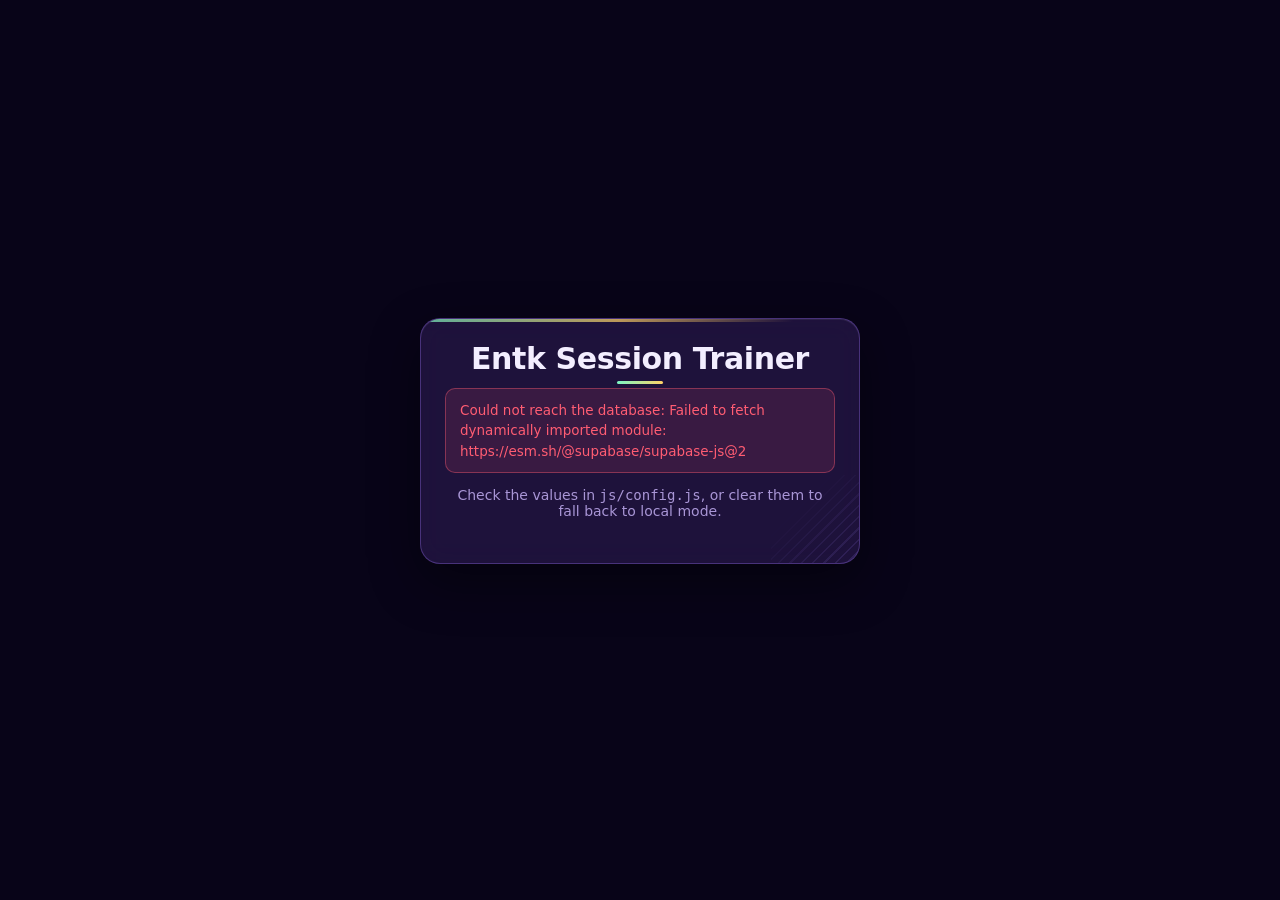
<file: index.html>
<!DOCTYPE html>
<html lang="en" data-theme="dark">
<head>
<meta charset="UTF-8">
<meta name="viewport" content="width=device-width, initial-scale=1, viewport-fit=cover">
<meta name="theme-color" content="#080418">
<meta name="color-scheme" content="dark">
<title>Entk Session Trainer</title>
<meta name="description" content="One-on-one English conversation coaching — session runner, drills and progress history.">
<link rel="stylesheet" href="css/app.css">
<link rel="icon" href="data:image/svg+xml,<svg xmlns='http://www.w3.org/2000/svg' viewBox='0 0 32 32'><text y='26' font-size='26'>🥊</text></svg>">
</head>
<body>
<div id="root">
  <div class="auth-wrap"><div class="card auth-card">
    <h1>Entk Session Trainer</h1>
    <p class="sub">Loading…</p>
  </div></div>
</div>
<noscript>
  <div class="auth-wrap"><div class="card auth-card">
    <h1>Entk Session Trainer</h1>
    <p class="sub">This app needs JavaScript enabled.</p>
  </div></div>
</noscript>
<script type="module" src="js/app.js"></script>
</body>
</html>
</file>
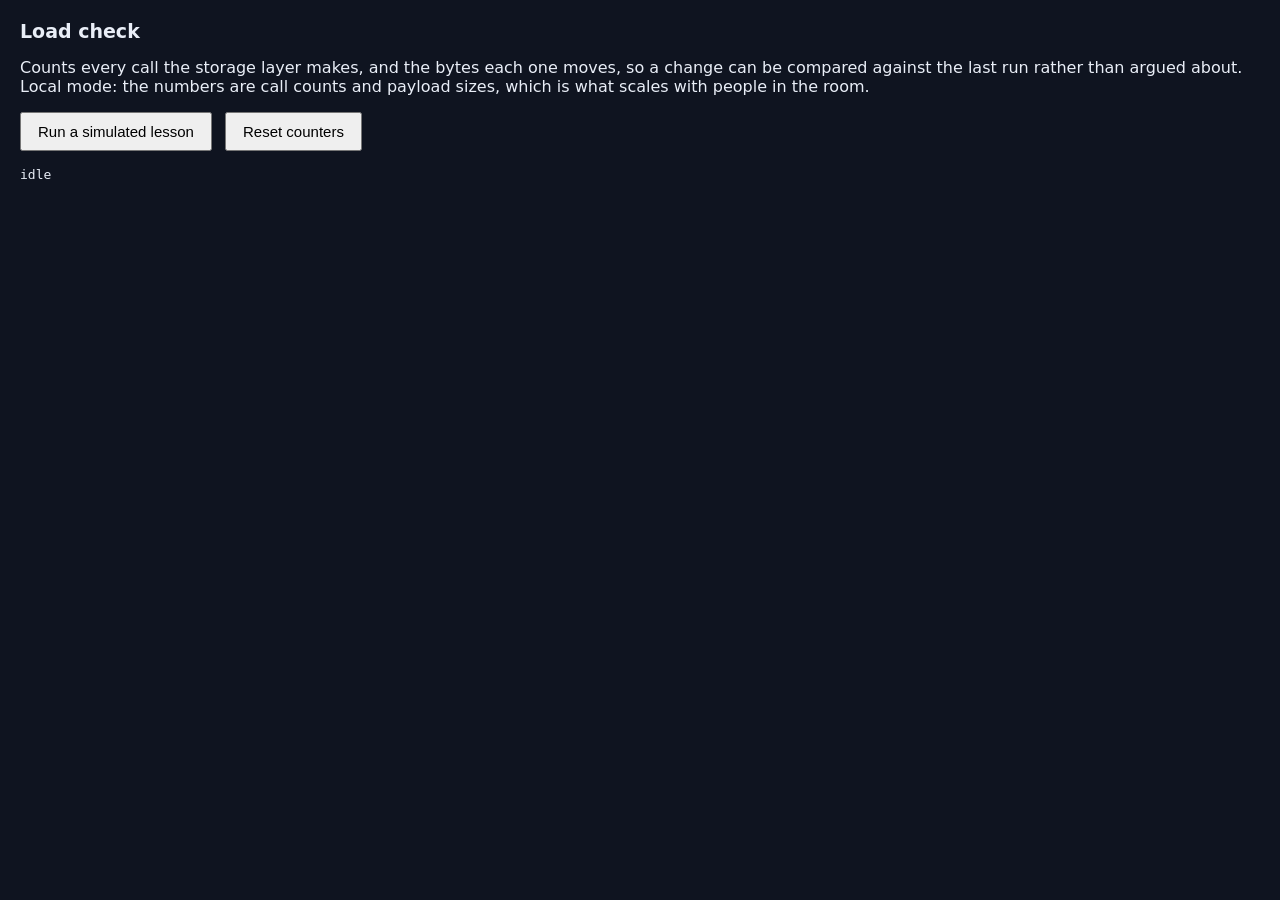
<file: load-check.html>
<!DOCTYPE html>
<html lang="en">
<head>
<meta charset="UTF-8">
<title>Load check — what the app asks the database for</title>
<style>
  body { font-family: Segoe UI, system-ui, sans-serif; margin: 20px; background:#0f1420; color:#e9eef7; }
  h1 { font-size: 19px; }
  table { border-collapse: collapse; margin-top: 14px; font-size: 14px; }
  th, td { text-align: left; padding: 6px 14px 6px 0; border-bottom: 1px solid #2a3145; }
  .n { font-family: Consolas, monospace; }
  button { padding: 9px 16px; font-size: 15px; margin-right: 8px; }
  #out { margin-top: 16px; white-space: pre-wrap; font-family: Consolas, monospace; font-size: 13px; }
</style>
</head>
<body>
<h1>Load check</h1>
<p>Counts every call the storage layer makes, and the bytes each one moves, so a change can be
compared against the last run rather than argued about. Local mode: the numbers are call
counts and payload sizes, which is what scales with people in the room.</p>
<button id="run">Run a simulated lesson</button>
<button id="reset">Reset counters</button>
<div id="out">idle</div>

<script type="module">
import { Store } from './js/store.js';

const counts = {};
const bytes = {};
function wrap(name) {
  const original = Store[name];
  if (typeof original !== 'function') return;
  Store[name] = async function (...args) {
    counts[name] = (counts[name] || 0) + 1;
    try { bytes[name] = (bytes[name] || 0) + JSON.stringify(args).length; } catch (e) {}
    return original.apply(this, args);
  };
}
['listSessions', 'liveSession', 'updateSession', 'updateLive', 'listTrainees', 'listTopics', 'listProfiles']
  .forEach(wrap);

const out = document.getElementById('out');
const show = (label) => {
  const rows = Object.keys(counts).sort().map(k =>
    k.padEnd(16) + String(counts[k]).padStart(5) + '  calls   ' +
    String(Math.round((bytes[k] || 0) / 1024 * 10) / 10).padStart(8) + ' KB sent');
  out.textContent = label + '\n\n' + (rows.join('\n') || '(nothing yet)');
};

document.getElementById('reset').onclick = () => {
  Object.keys(counts).forEach(k => { counts[k] = 0; bytes[k] = 0; });
  show('counters reset');
};

document.getElementById('run').onclick = async () => {
  out.textContent = 'running…';
  await Store.init();
  const trainees = await Store.listTrainees();
  const t = trainees[0];
  if (!t) { out.textContent = 'Create a trainee in the app first (local mode).'; return; }

  const s = await Store.createSession({ trainee_id: t.id, trainer_id: t.trainer_id, plan: {} });

  /* A lesson's shape: a trainer marking and typing (many small changes)
     and a trainee's page keeping up. Sixty changes is about a stage. */
  const started = Date.now();
  for (let i = 0; i < 60; i++) {
    await Store.updateLive(s.id, { display: { kind: 'pron', words: ['water', 'better'], at: Date.now() }, stage_index: 2 });
  }
  /* the record itself, written the way the app now writes it: coalesced */
  const big = { harvest: { words: new Array(20).fill('word') }, extras: {}, feedback: { text: 'x'.repeat(600) } };
  for (let i = 0; i < 4; i++) await Store.updateSession(s.id, { data: big });

  /* and one trainee following along for two minutes */
  for (let i = 0; i < 40; i++) await Store.liveSession(t.id);

  await Store.updateSession(s.id, { ended_at: new Date().toISOString() });
  show('simulated lesson finished in ' + (Date.now() - started) + 'ms');
};
</script>
</body>
</html>
</file>
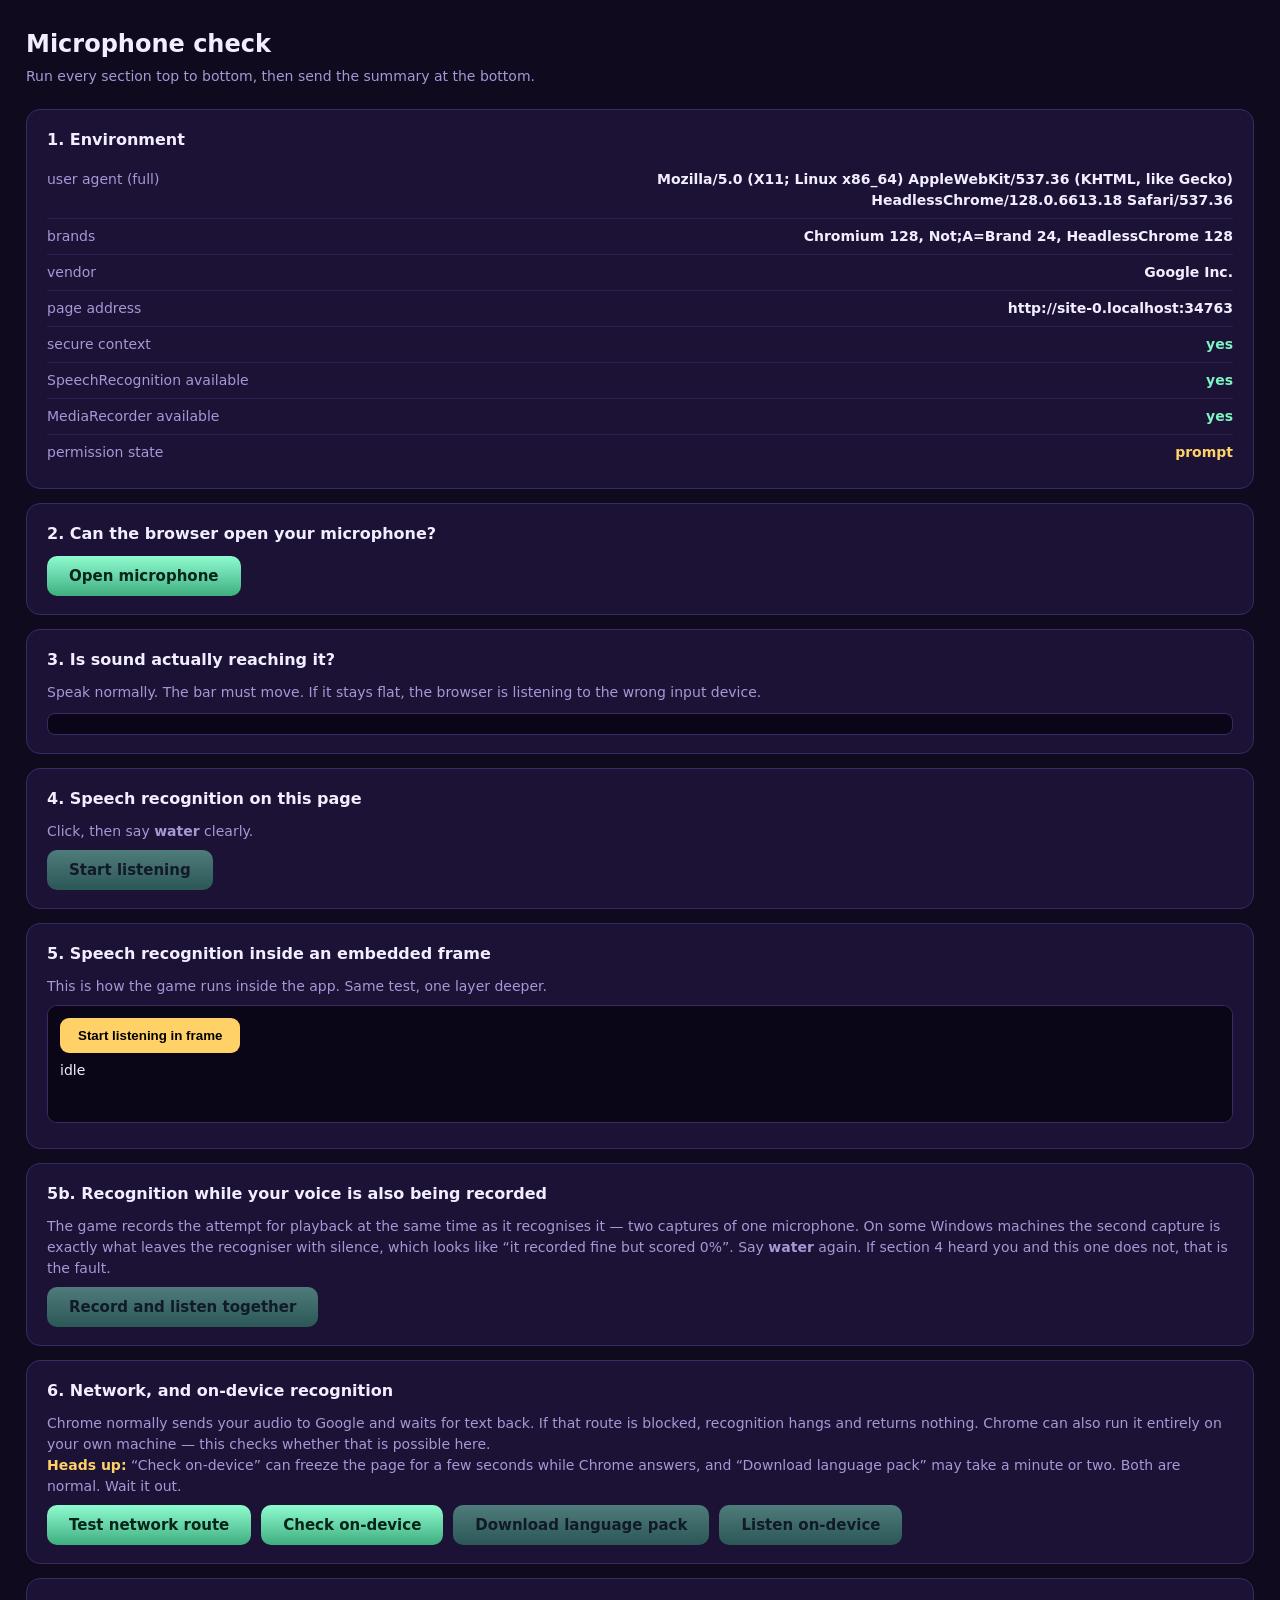
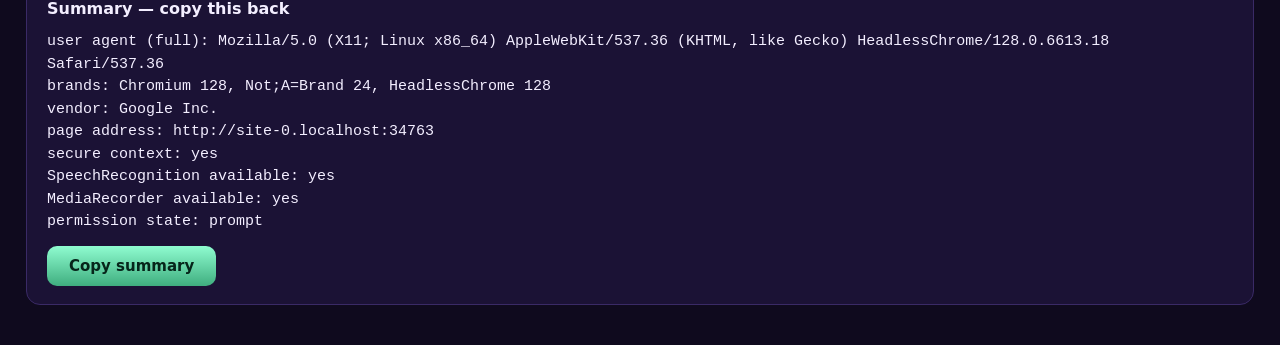
<file: mic-check.html>
<!DOCTYPE html>
<html lang="en">
<head>
<meta charset="UTF-8">
<meta name="viewport" content="width=device-width, initial-scale=1">
<title>Microphone check — Entk Session Trainer</title>
<style>
  :root{ --bg:#0f0a1e; --panel:#1b1235; --line:#3a2a66; --text:#f3eeff; --muted:#a996d6;
         --ok:#7cf5c4; --bad:#ff5d73; --warn:#ffd166; }
  *{box-sizing:border-box}
  body{margin:0;background:var(--bg);color:var(--text);font-family:'Segoe UI',system-ui,sans-serif;
       padding:26px;line-height:1.5}
  h1{font-size:24px;margin:0 0 4px}
  p.sub{color:var(--muted);margin:0 0 22px;font-size:14px}
  .card{background:var(--panel);border:1px solid var(--line);border-radius:14px;padding:18px 20px;margin-bottom:14px}
  h2{font-size:16px;margin:0 0 10px}
  .row{display:flex;gap:10px;align-items:center;flex-wrap:wrap}
  button{background:linear-gradient(180deg,#8ffcd0,#3fae7f);border:none;color:#06251a;font-weight:700;
         font-size:15px;padding:11px 22px;border-radius:10px;cursor:pointer;font-family:inherit}
  button:disabled{opacity:.45;cursor:not-allowed}
  .line{display:flex;gap:10px;padding:7px 0;border-bottom:1px solid rgba(124,92,200,.18);font-size:14px}
  .line:last-child{border-bottom:none}
  .line .k{flex:1;color:var(--muted)}
  .line .v{font-weight:600;text-align:right;max-width:60%}
  .ok{color:var(--ok)} .bad{color:var(--bad)} .warn{color:var(--warn)}
  #meter{height:22px;background:#0a0618;border:1px solid var(--line);border-radius:8px;overflow:hidden;margin-top:10px}
  #bar{height:100%;width:0%;background:linear-gradient(90deg,#7cf5c4,#ffd166,#ff5d73);transition:width .07s}
  #summary{font-size:15px;white-space:pre-wrap;font-family:Consolas,monospace}
  iframe{width:100%;height:118px;border:1px solid var(--line);border-radius:10px;background:#0a0618}
  code{background:#0a0618;padding:2px 6px;border-radius:5px;font-size:13px}
</style>
</head>
<body>

<h1>Microphone check</h1>
<p class="sub">Run every section top to bottom, then send the summary at the bottom.</p>

<div class="card">
  <h2>1. Environment</h2>
  <div id="env"></div>
</div>

<div class="card">
  <h2>2. Can the browser open your microphone?</h2>
  <div class="row"><button id="gum">Open microphone</button></div>
  <div id="gumOut"></div>
</div>

<div class="card">
  <h2>3. Is sound actually reaching it?</h2>
  <p class="sub" style="margin:0 0 8px">Speak normally. The bar must move. If it stays flat, the browser
  is listening to the wrong input device.</p>
  <div id="meter"><div id="bar"></div></div>
  <div id="levelOut"></div>
</div>

<div class="card">
  <h2>4. Speech recognition on this page</h2>
  <p class="sub" style="margin:0 0 8px">Click, then say <b>water</b> clearly.</p>
  <div class="row"><button id="sr" disabled>Start listening</button></div>
  <div id="srOut"></div>
</div>

<div class="card">
  <h2>5. Speech recognition inside an embedded frame</h2>
  <p class="sub" style="margin:0 0 8px">This is how the game runs inside the app. Same test, one layer deeper.</p>
  <iframe id="frame" allow="microphone"></iframe>
  <div id="frameOut"></div>
</div>

<div class="card">
  <h2>5b. Recognition while your voice is also being recorded</h2>
  <p class="sub" style="margin:0 0 8px">The game records the attempt for playback at the same time as it
  recognises it — two captures of one microphone. On some Windows machines the second capture is exactly
  what leaves the recogniser with silence, which looks like “it recorded fine but scored 0%”.
  Say <b>water</b> again. If section 4 heard you and this one does not, that is the fault.</p>
  <div class="row"><button id="dual" disabled>Record and listen together</button></div>
  <div id="dualOut"></div>
</div>

<div class="card">
  <h2>6. Network, and on-device recognition</h2>
  <p class="sub" style="margin:0 0 8px">Chrome normally sends your audio to Google and waits for text back.
  If that route is blocked, recognition hangs and returns nothing. Chrome can also run it entirely on your
  own machine — this checks whether that is possible here.<br>
  <b style="color:var(--warn)">Heads up:</b> “Check on-device” can freeze the page for a few seconds while
  Chrome answers, and “Download language pack” may take a minute or two. Both are normal. Wait it out.</p>
  <div class="row">
    <button id="net">Test network route</button>
    <button id="localAvail">Check on-device</button>
    <button id="localInstall" disabled>Download language pack</button>
    <button id="localTry" disabled>Listen on-device</button>
  </div>
  <div id="netOut"></div>
</div>

<div class="card">
  <h2>Summary — copy this back</h2>
  <div id="summary">Run the sections above.</div>
  <div class="row" style="margin-top:12px"><button id="copy">Copy summary</button></div>
</div>

<script>
const R = {};                       // every result lands here
const SR = window.SpeechRecognition || window.webkitSpeechRecognition;

function put(el, key, value, cls){
  R[key] = value;
  const d = document.createElement('div');
  d.className = 'line';
  d.innerHTML = '<span class="k">'+key+'</span><span class="v '+(cls||'')+'">'+value+'</span>';
  document.getElementById(el).appendChild(d);
  paintSummary();
}

function paintSummary(){
  document.getElementById('summary').textContent =
    Object.keys(R).map(k => k+': '+R[k]).join('\n');
}

/* ---- 1. environment ---- */
/* Full string, untruncated: the tail is where Edg/ OPR/ Brave and other
   Chromium rebrands identify themselves, and that distinction decides
   whether Google's speech backend will answer this browser at all. */
put('env','user agent (full)', navigator.userAgent);
if (navigator.userAgentData && navigator.userAgentData.brands){
  put('env','brands', navigator.userAgentData.brands.map(b=>b.brand+' '+b.version).join(', '));
}
put('env','vendor', navigator.vendor || '(none)');
put('env','page address', location.origin);
put('env','secure context', window.isSecureContext ? 'yes' : 'NO — speech will not work',
    window.isSecureContext ? 'ok' : 'bad');
put('env','SpeechRecognition available', SR ? 'yes' : 'NO — this browser cannot do it',
    SR ? 'ok' : 'bad');
put('env','MediaRecorder available', window.MediaRecorder ? 'yes' : 'no',
    window.MediaRecorder ? 'ok' : 'warn');
if (navigator.permissions && navigator.permissions.query){
  navigator.permissions.query({name:'microphone'})
    .then(p => put('env','permission state', p.state, p.state==='granted'?'ok':p.state==='denied'?'bad':'warn'))
    .catch(()=> put('env','permission state','could not read','warn'));
}

/* ---- 2 + 3. getUserMedia and live level ---- */
let stream = null, audioCtx = null;
document.getElementById('gum').onclick = async () => {
  try{
    stream = await navigator.mediaDevices.getUserMedia({audio:true});
    const track = stream.getAudioTracks()[0];
    put('gumOut','microphone opened','yes','ok');
    put('gumOut','device in use', track.label || '(name hidden until permission granted)');
    put('gumOut','track state', track.readyState + ', muted=' + track.muted,
        track.readyState==='live' && !track.muted ? 'ok' : 'bad');
    document.getElementById('sr').disabled = !SR;
    document.getElementById('dual').disabled = !SR;
    startMeter();
    listDevices();
  }catch(e){
    put('gumOut','microphone opened','NO — '+e.name+': '+e.message,'bad');
  }
};

async function listDevices(){
  try{
    const all = await navigator.mediaDevices.enumerateDevices();
    const ins = all.filter(d=>d.kind==='audioinput');
    put('gumOut','inputs found', ins.length + ' — ' + ins.map(d=>d.label||'unnamed').join(' | ').slice(0,120));
  }catch(e){}
}

let peak = 0;
function startMeter(){
  audioCtx = new (window.AudioContext||window.webkitAudioContext)();
  const src = audioCtx.createMediaStreamSource(stream);
  const an = audioCtx.createAnalyser();
  an.fftSize = 512;
  src.connect(an);
  const buf = new Uint8Array(an.fftSize);
  let reported = false;
  (function loop(){
    an.getByteTimeDomainData(buf);
    let max = 0;
    for (let i=0;i<buf.length;i++) max = Math.max(max, Math.abs(buf[i]-128));
    const pct = Math.min(100, (max/128)*100*2.2);
    document.getElementById('bar').style.width = pct+'%';
    peak = Math.max(peak, pct);
    if (peak > 6 && !reported){
      reported = true;
      put('levelOut','sound detected','yes — the microphone is working','ok');
    }
    requestAnimationFrame(loop);
  })();
  setTimeout(()=>{
    if (peak <= 6) put('levelOut','sound detected',
      'NO — bar never moved. Wrong input device, or the mic is muted in Windows.','bad');
  }, 9000);
}

/* ---- 4. speech recognition here ---- */
/* The full event sequence, timestamped. This is the decisive test.
   audiostart means the audio pipeline opened. soundstart/speechstart
   mean Chrome itself detected speech in that audio. If those fire and
   no result follows, the audio left the machine and nothing came back.
   If they never fire, Chrome never listened in the first place — a
   completely different fault with a completely different fix. */
document.getElementById('sr').onclick = () => {
  const rec = new SR();
  rec.lang = 'en-US';
  rec.maxAlternatives = 5;
  rec.interimResults = true;      // partials prove the stream is alive
  rec.continuous = false;

  const t0 = Date.now();
  const trace = [];
  let got = false;
  const mark = name => trace.push(name + '@' + (Date.now()-t0) + 'ms');

  ['audiostart','soundstart','speechstart','speechend','soundend','audioend','start','nomatch']
    .forEach(ev => rec.addEventListener(ev, () => mark(ev)));

  const btn = document.getElementById('sr');
  btn.disabled = true;
  btn.textContent = 'Listening… say "water"';

  rec.onresult = e => {
    got = true;
    mark('result' + (e.results[0].isFinal ? '(final)' : '(interim)'));
    const alts = [];
    for (let i=0;i<e.results[0].length;i++) alts.push(e.results[0][i].transcript);
    put('srOut','recognition on page','HEARD: "'+alts.join('" / "')+'"','ok');
  };
  rec.onerror = e => { mark('error:'+e.error);
    put('srOut','recognition on page','FAILED — error: '+e.error,'bad'); };
  rec.onend = () => {
    mark('end');
    btn.disabled = false;
    btn.textContent = 'Start listening';
    if (!got) put('srOut','recognition on page',
      'no result after '+((Date.now()-t0)/1000).toFixed(1)+'s','bad');
    put('srOut','event trace', trace.join(' → ') || '(no events fired at all)',
        /speechstart/.test(trace.join(' ')) ? 'warn' : 'bad');
  };

  try{ rec.start(); }
  catch(e){ put('srOut','recognition on page','could not start — '+e.message,'bad'); }
};

/* ---- 5b. recognition with a MediaRecorder running beside it ----
   The game does both at once. This runs the identical pair so the two
   traces can be compared: same words, same machine, one variable. */
document.getElementById('dual').onclick = async () => {
  const btn = document.getElementById('dual');
  btn.disabled = true; btn.textContent = 'Recording and listening…';

  let recStream = null, recorder = null, chunks = [], bytes = 0;
  try{
    recStream = await navigator.mediaDevices.getUserMedia({audio:true});
    recorder = new MediaRecorder(recStream);
    recorder.ondataavailable = ev => { if(ev.data.size){ chunks.push(ev.data); bytes += ev.data.size; } };
    recorder.start();
  }catch(e){
    put('dualOut','second capture','could not start — '+e.name,'bad');
  }

  const rec = new SR();
  rec.lang = 'en-US'; rec.maxAlternatives = 5;
  rec.interimResults = true; rec.continuous = false;

  const t0 = Date.now();
  const trace = [];
  let got = false;
  const mark = name => trace.push(name + '@' + (Date.now()-t0) + 'ms');
  ['audiostart','soundstart','speechstart','speechend','soundend','audioend','start','nomatch']
    .forEach(ev => rec.addEventListener(ev, () => mark(ev)));

  const finish = () => {
    btn.disabled = false; btn.textContent = 'Record and listen together';
    try{ if(recorder && recorder.state === 'recording') recorder.stop(); }catch(e){}
    try{ if(recStream) recStream.getTracks().forEach(t=>t.stop()); }catch(e){}
    setTimeout(()=>{
      put('dualOut','audio captured', bytes ? (Math.round(bytes/1024)+' KB recorded') : 'nothing recorded',
          bytes ? 'ok' : 'bad');
      put('dualOut','verdict',
        got ? 'recognition survives recording — the two captures are not the problem'
            : 'nothing came back WHILE recording. If section 4 heard you, recording is what breaks scoring.',
        got ? 'ok' : 'bad');
    }, 250);
  };

  rec.onresult = e => {
    got = true;
    mark('result' + (e.results[0].isFinal ? '(final)' : '(interim)'));
    put('dualOut','recognition while recording','HEARD: "'+e.results[0][0].transcript+'"','ok');
  };
  rec.onerror = e => { mark('error:'+e.error);
    put('dualOut','recognition while recording','FAILED — error: '+e.error,'bad'); };
  rec.onend = () => {
    mark('end');
    if(!got) put('dualOut','recognition while recording',
      'no result after '+((Date.now()-t0)/1000).toFixed(1)+'s','bad');
    put('dualOut','event trace (recording)', trace.join(' → ') || '(no events fired at all)',
        /speechstart/.test(trace.join(' ')) ? 'warn' : 'bad');
    finish();
  };

  try{ rec.start(); }
  catch(e){ put('dualOut','recognition while recording','could not start — '+e.message,'bad'); finish(); }
};

/* ---- 5. the same thing one frame deeper ---- */
const inner = `<!DOCTYPE html><html><body style="margin:0;background:#0a0618;color:#f3eeff;
font-family:system-ui;padding:12px">
<button id="b" style="padding:10px 18px;border-radius:9px;border:none;background:#ffd166;font-weight:700;
cursor:pointer">Start listening in frame</button>
<div id="o" style="margin-top:9px;font-size:14px">idle</div>
<script>
const SR = window.SpeechRecognition || window.webkitSpeechRecognition;
const o = document.getElementById('o');
if (!SR){ o.textContent = 'SpeechRecognition missing inside frame';
  parent.postMessage({t:'frame', v:'MISSING inside frame'}, '*'); }
document.getElementById('b').onclick = () => {
  const r = new SR(); r.lang='en-US'; let got=false;
  o.textContent = 'listening… say "water"';
  r.onresult = e => { got=true; const t=e.results[0][0].transcript;
    o.textContent = 'heard: '+t; parent.postMessage({t:'frame', v:'HEARD: "'+t+'"'}, '*'); };
  r.onerror = e => { o.textContent='error: '+e.error;
    parent.postMessage({t:'frame', v:'FAILED — error: '+e.error}, '*'); };
  r.onend = () => { if(!got){ o.textContent='ended with no result';
    parent.postMessage({t:'frame', v:'no result'}, '*'); } };
  try{ r.start(); }catch(err){ o.textContent='start threw: '+err.message;
    parent.postMessage({t:'frame', v:'start threw: '+err.message}, '*'); }
};
<\/script></body></html>`;
document.getElementById('frame').srcdoc = inner;
window.addEventListener('message', e => {
  if (e.data && e.data.t === 'frame')
    put('frameOut','recognition in frame', e.data.v, /HEARD/.test(e.data.v) ? 'ok' : 'bad');
});

/* ---- 6. network route and on-device recognition ---- */

/* An opaque no-cors request still throws when the host is unreachable,
   which is all we need to tell "blocked" from "slow". */
async function reach(label, url){
  const t0 = Date.now();
  try{
    await fetch(url, {mode:'no-cors', cache:'no-store'});
    put('netOut', label, 'reachable in '+(Date.now()-t0)+'ms', 'ok');
  }catch(e){
    put('netOut', label, 'BLOCKED — '+e.message+' after '+(Date.now()-t0)+'ms', 'bad');
  }
}

document.getElementById('net').onclick = async () => {
  document.getElementById('net').disabled = true;
  await reach('google.com reachable', 'https://www.google.com/generate_204');
  await reach('speech.googleapis.com reachable', 'https://speech.googleapis.com/');
  await reach('legacy speech-api reachable', 'https://www.google.com/speech-api/v2/recognize');
  await reach('supabase reachable', 'https://duemwskakpalvgmdfsfu.supabase.co/rest/v1/');
  document.getElementById('net').disabled = false;
};

document.getElementById('localAvail').onclick = async () => {
  if (!SR || typeof SR.available !== 'function'){
    put('netOut','on-device support','this Chrome build does not expose it','bad');
    return;
  }
  try{
    const state = await SR.available({ langs:['en-US'], processLocally:true });
    put('netOut','on-device status', state,
        state==='available' ? 'ok' : state==='unavailable' ? 'bad' : 'warn');
    document.getElementById('localInstall').disabled = (state !== 'downloadable');
    document.getElementById('localTry').disabled = (state !== 'available');
  }catch(e){
    put('netOut','on-device status','check failed — '+e.message,'bad');
  }
};

document.getElementById('localInstall').onclick = async () => {
  const b = document.getElementById('localInstall');
  b.disabled = true; b.textContent = 'Downloading…';
  try{
    const ok = await SR.install({ langs:['en-US'], processLocally:true });
    put('netOut','language pack installed', ok ? 'yes' : 'no', ok ? 'ok' : 'bad');
    document.getElementById('localTry').disabled = !ok;
  }catch(e){
    put('netOut','language pack installed','failed — '+e.message,'bad');
  }
  b.textContent = 'Download language pack';
};

document.getElementById('localTry').onclick = () => {
  const rec = new SR();
  rec.lang = 'en-US';
  rec.processLocally = true;
  rec.maxAlternatives = 5;
  let got = false;
  const t0 = Date.now();
  const b = document.getElementById('localTry');
  b.disabled = true; b.textContent = 'Listening… say "water"';
  rec.onresult = e => {
    got = true;
    put('netOut','on-device recognition','HEARD: "'+e.results[0][0].transcript+'"','ok');
  };
  rec.onerror = e => put('netOut','on-device recognition','FAILED — error: '+e.error,'bad');
  rec.onend = () => {
    b.disabled = false; b.textContent = 'Listen on-device';
    if (!got) put('netOut','on-device recognition',
      'no result after '+((Date.now()-t0)/1000).toFixed(1)+'s','bad');
  };
  try{ rec.start(); }
  catch(e){ put('netOut','on-device recognition','could not start — '+e.message,'bad'); }
};

/* ---- copy ---- */
document.getElementById('copy').onclick = () => {
  const text = document.getElementById('summary').textContent;
  navigator.clipboard.writeText(text).then(
    ()=>{ document.getElementById('copy').textContent = 'Copied'; },
    ()=>{ const t=document.createElement('textarea'); t.value=text; document.body.appendChild(t);
          t.select(); document.execCommand('copy'); t.remove();
          document.getElementById('copy').textContent = 'Copied'; });
};
</script>
</body>
</html>
</file>
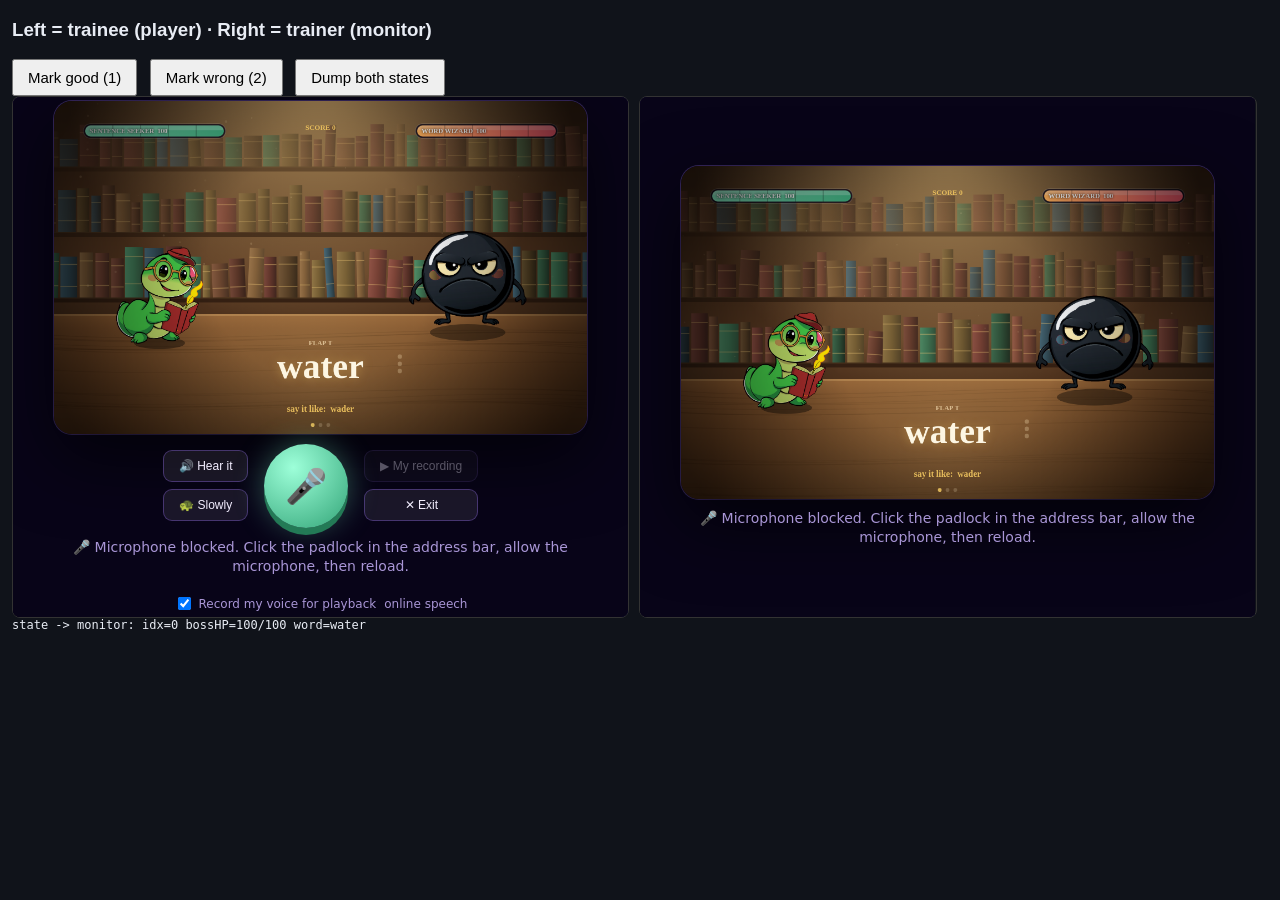
<file: mirror-test.html>
<!DOCTYPE html>
<html lang="en">
<head>
<meta charset="UTF-8">
<title>Mirror test — player vs monitor</title>
<style>
  body { font-family: Segoe UI, sans-serif; margin: 12px; background:#10131a; color:#e8ecf4; }
  .row { display:flex; gap:10px; }
  iframe { width: 49%; height: 520px; border:1px solid #333; border-radius:8px; }
  button { padding:8px 14px; margin-right:8px; font-size:15px; }
  #log { font-family: monospace; font-size:12px; white-space:pre-wrap; max-height:200px; overflow:auto; }
</style>
</head>
<body>
<h3>Left = trainee (player) · Right = trainer (monitor)</h3>
<div>
  <button id="good">Mark good (1)</button>
  <button id="bad">Mark wrong (2)</button>
  <button id="dump">Dump both states</button>
</div>
<div class="row">
  <iframe id="player" src="games/pronunciation.html#r=" allow="microphone"></iframe>
  <iframe id="monitor" src="games/pronunciation.html#monitor=1&r="></iframe>
</div>
<div id="log"></div>
<script>
const words = ['water','better','little'];
const enc = btoa(unescape(encodeURIComponent(JSON.stringify({ w: words, v: [] }))));
const player = document.getElementById('player');
const monitor = document.getElementById('monitor');
player.src = 'games/pronunciation.html#r=' + encodeURIComponent(enc);
monitor.src = 'games/pronunciation.html#monitor=1&r=' + encodeURIComponent(enc);

const log = (m) => { document.getElementById('log').textContent += m + '\n'; };
let seq = 0, seen = 0;

window.addEventListener('message', e => {
  const m = e.data;
  if (!m || m.source !== 'antoch-game') return;
  if (m.type === 'state') {
    seen++;
    monitor.contentWindow.postMessage({ source:'antoch-host', type:'sync', s:m.s }, '*');
    if (seen % 6 === 1) log('state -> monitor: idx=' + m.s.idx + ' bossHP=' + m.s.bossHP + '/' + m.s.bossMax + ' word=' + m.s.word);
  }
  if (m.type === 'fx') {
    monitor.contentWindow.postMessage({ source:'antoch-host', type:'fx', fx:m.fx }, '*');
    log('fx -> monitor: ' + m.fx.kind + (m.fx.dmg ? ' dmg=' + m.fx.dmg : ''));
  }
});

document.getElementById('good').onclick = () => {
  seq++;
  player.contentWindow.postMessage({ source:'antoch-host', type:'mark', seq, verdict:'good' }, '*');
  log('mark good seq=' + seq);
};
document.getElementById('bad').onclick = () => {
  seq++;
  player.contentWindow.postMessage({ source:'antoch-host', type:'mark', seq, verdict:'bad' }, '*');
  log('mark bad seq=' + seq);
};
document.getElementById('dump').onclick = () => {
  const p = player.contentWindow.snapshot(), m = monitor.contentWindow.snapshot();
  log('PLAYER  idx=' + p.idx + ' bossIdx=' + p.bossIdx + ' bossHP=' + Math.round(p.bossHP) + '/' + p.bossMax + ' hero=' + p.heroHP + ' combo=' + p.combo);
  log('MONITOR idx=' + m.idx + ' bossIdx=' + m.bossIdx + ' bossHP=' + Math.round(m.bossHP) + '/' + m.bossMax + ' hero=' + m.heroHP + ' combo=' + m.combo);
};
</script>
</body>
</html>
</file>
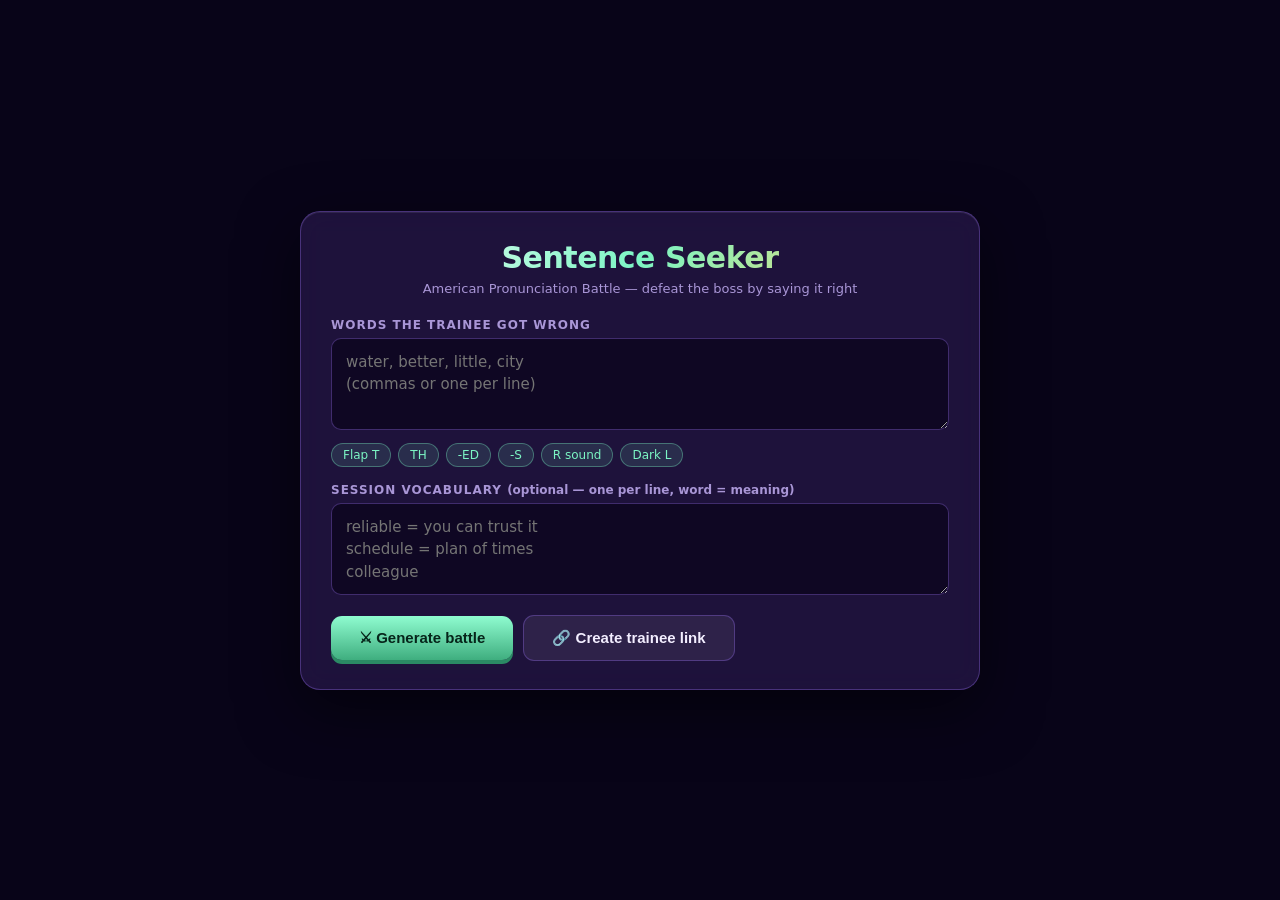
<file: games/pronunciation.html>
<!DOCTYPE html>
<html lang="en">
<head>
<meta charset="UTF-8">
<meta name="viewport" content="width=device-width, initial-scale=1">
<title>Sentence Seeker — American Pronunciation Battle</title>
<style>
  :root{
    --bg1:#150c30; --bg2:#080418;
    --panel:rgba(40,24,74,0.72); --panel-border:rgba(124,92,200,0.45);
    --accent:#7cf5c4; --accent2:#ffd166; --danger:#ff5d73; --gold:#ffc94d;
    --text:#f3eeff; --muted:#a996d6;
  }
  *{box-sizing:border-box;}
  html,body{margin:0;height:100%;background:var(--bg2);
    font-family:'Segoe UI',system-ui,sans-serif;color:var(--text);overflow:hidden;
    -webkit-font-smoothing:antialiased;}
  body::before{content:'';position:fixed;inset:0;z-index:-2;
    background:radial-gradient(ellipse 80% 60% at 50% 0%,#2a1a5c,transparent 70%),
               radial-gradient(ellipse 60% 50% at 80% 100%,#1d2a5e,transparent 70%),
               linear-gradient(180deg,#150c30,#080418);}
  .screen{position:fixed;inset:0;display:none;flex-direction:column;align-items:center;
    justify-content:center;gap:14px;padding:20px;overflow-y:auto;}
  .screen.active{display:flex;}

  /* ---------- SETUP ---------- */
  #setupCard{width:min(680px,94vw);background:var(--panel);border:1px solid var(--panel-border);
    border-radius:20px;padding:28px 30px;backdrop-filter:blur(14px);
    box-shadow:0 20px 60px rgba(0,0,0,0.5), inset 0 1px 0 rgba(255,255,255,0.08);}
  .brand{text-align:center;margin-bottom:22px;}
  .brand h1{margin:0;font-size:30px;letter-spacing:-0.5px;
    background:linear-gradient(120deg,#fff,var(--accent),var(--accent2));
    -webkit-background-clip:text;background-clip:text;color:transparent;}
  .brand p{margin:6px 0 0;color:var(--muted);font-size:13px;}
  .field{margin-bottom:16px;}
  .field label{display:block;font-size:12px;color:var(--muted);margin-bottom:6px;
    text-transform:uppercase;letter-spacing:1px;font-weight:600;}
  textarea,input[type=text]{width:100%;background:rgba(10,4,26,0.7);
    border:1px solid var(--panel-border);color:var(--text);border-radius:10px;
    padding:12px 14px;font-size:15px;font-family:inherit;outline:none;transition:border-color .2s;}
  textarea:focus,input:focus{border-color:var(--accent);}
  textarea{min-height:92px;resize:vertical;line-height:1.5;}
  .btn{background:linear-gradient(180deg,#8ffcd0,#3fae7f);border:none;color:#06251a;
    font-weight:700;font-size:15px;padding:13px 28px;border-radius:11px;cursor:pointer;
    box-shadow:0 4px 0 #2b8a64;transition:transform .06s,box-shadow .06s;}
  .btn:active{transform:translateY(3px);box-shadow:0 1px 0 #2b8a64;}
  .btn.ghost{background:rgba(255,255,255,0.07);color:var(--text);
    border:1px solid var(--panel-border);box-shadow:none;}
  .btn.ghost:active{transform:translateY(2px);}
  .btn.gold{background:linear-gradient(180deg,#ffe08a,#e0a520);color:#3a2600;box-shadow:0 4px 0 #a87610;}
  .btnRow{display:flex;gap:10px;flex-wrap:wrap;align-items:center;}
  .chips{display:flex;gap:7px;flex-wrap:wrap;margin-top:9px;}
  .chip{background:rgba(124,245,196,0.12);border:1px solid rgba(124,245,196,0.35);
    color:var(--accent);font-size:12px;padding:4px 11px;border-radius:20px;cursor:pointer;}
  .chip:hover{background:rgba(124,245,196,0.22);}
  #shareBox{margin-top:14px;padding:13px 15px;background:rgba(255,201,77,0.08);
    border:1px solid rgba(255,201,77,0.35);border-radius:11px;display:none;}
  #shareBox.show{display:block;}
  #shareBox .lbl{font-size:11px;color:var(--gold);text-transform:uppercase;
    letter-spacing:1px;font-weight:700;margin-bottom:7px;}
  #shareUrl{width:100%;font-size:11px;background:rgba(0,0,0,0.35);color:var(--muted);
    border:1px solid rgba(255,255,255,0.1);border-radius:7px;padding:8px 10px;
    font-family:ui-monospace,monospace;}

  /* ---------- BATTLE ---------- */
  #battleWrap{display:flex;flex-direction:column;align-items:center;gap:10px;}
  canvas{border-radius:18px;display:block;max-width:96vw;max-height:64vh;
    box-shadow:0 24px 70px rgba(0,0,0,0.65), 0 0 0 1px rgba(124,92,200,0.4);}
  #controls{display:flex;align-items:center;gap:16px;justify-content:center;flex-wrap:wrap;}
  #micBtn{width:84px;height:84px;border-radius:50%;border:none;cursor:pointer;font-size:34px;
    background:radial-gradient(circle at 35% 28%,#9dffd9,#33a578);color:#052a1c;
    box-shadow:0 7px 0 #237a56, 0 0 30px rgba(124,245,196,0.35);
    transition:transform .07s,box-shadow .07s;}
  #micBtn:active{transform:translateY(4px);box-shadow:0 3px 0 #237a56;}
  #micBtn:disabled{opacity:0.35;cursor:not-allowed;}
  #micBtn.retry{background:radial-gradient(circle at 35% 28%,#ffdf9d,#e0a520);
    box-shadow:0 7px 0 #a87610, 0 0 26px rgba(255,201,77,0.45);}
  #micBtn.listening{background:radial-gradient(circle at 35% 28%,#ffc2ca,#e8455e);
    box-shadow:0 7px 0 #a32d40;animation:pulseMic 1.15s infinite;}
  @keyframes pulseMic{
    0%{box-shadow:0 7px 0 #a32d40, 0 0 0 0 rgba(255,93,115,0.55);}
    70%{box-shadow:0 7px 0 #a32d40, 0 0 0 26px rgba(255,93,115,0);}
    100%{box-shadow:0 7px 0 #a32d40, 0 0 0 0 rgba(255,93,115,0);}
  }
  .sideBtns{display:flex;flex-direction:column;gap:7px;}
  .miniBtn{background:rgba(255,255,255,0.08);border:1px solid var(--panel-border);
    color:var(--text);font-size:12px;padding:8px 15px;border-radius:9px;cursor:pointer;
    white-space:nowrap;transition:background .15s;}
  .miniBtn:hover{background:rgba(255,255,255,0.16);}
  .miniBtn:disabled{opacity:0.35;cursor:not-allowed;}
  /* The trainer's verdict is the real score, so it gets real estate. */
  #markRow{display:flex;gap:10px;align-items:center;justify-content:center;margin-top:11px;flex-wrap:wrap;}
  #markRow .markLabel{font-size:12px;color:var(--muted);text-transform:uppercase;letter-spacing:1px;font-weight:700;}
  .markBtn{border:none;border-radius:11px;padding:11px 22px;font-size:15px;font-weight:800;
    cursor:pointer;font-family:inherit;transition:transform .06s,box-shadow .06s,filter .15s;}
  .markBtn:active{transform:translateY(3px);}
  .markBtn:disabled{opacity:.35;cursor:not-allowed;}
  .markBtn.good{background:linear-gradient(180deg,#8ffcd0,#3fae7f);color:#06251a;box-shadow:0 4px 0 #2b8a64;}
  .markBtn.good:active{box-shadow:0 1px 0 #2b8a64;}
  .markBtn.bad{background:linear-gradient(180deg,#ff9aa8,#d63a51);color:#2c0209;box-shadow:0 4px 0 #93202f;}
  .markBtn.bad:active{box-shadow:0 1px 0 #93202f;}
  #micHelp{text-align:center;font-size:12px;color:var(--muted);margin-top:7px;
    display:flex;gap:8px;align-items:center;justify-content:center;flex-wrap:wrap;}
  #micHelp label{display:flex;gap:5px;align-items:center;cursor:pointer;}
  #micHelp #micHint{opacity:.6;}
  #statusLine{text-align:center;font-size:14px;color:var(--muted);min-height:20px;
    max-width:640px;line-height:1.4;}
  #statusLine b{color:var(--accent2);}

  /* ---------- RESULTS ---------- */
  #resultsCard{width:min(620px,94vw);background:var(--panel);border:1px solid var(--panel-border);
    border-radius:20px;padding:28px 30px;backdrop-filter:blur(14px);max-height:88vh;overflow-y:auto;
    box-shadow:0 20px 60px rgba(0,0,0,0.5);}
  #resultsCard h2{margin:0 0 4px;font-size:26px;text-align:center;}
  #resultsSub{text-align:center;color:var(--muted);font-size:13px;margin-bottom:18px;}
  .wordRow{display:flex;align-items:center;gap:12px;padding:11px 13px;border-radius:11px;
    background:rgba(255,255,255,0.04);margin-bottom:8px;}
  .wordRow .w{font-weight:700;font-size:16px;min-width:96px;}
  .wordRow .stars{font-size:15px;letter-spacing:1px;min-width:52px;}
  .wordRow .tip{font-size:11.5px;color:var(--muted);flex:1;line-height:1.35;}
  .wordRow .pct{font-size:13px;font-weight:700;min-width:44px;text-align:right;}
</style>
</head>
<body>

<!-- ============ SETUP SCREEN ============ -->
<div class="screen active" id="screenSetup">
  <div id="setupCard">
    <div class="brand">
      <h1>Sentence Seeker</h1>
      <p>American Pronunciation Battle — defeat the boss by saying it right</p>
    </div>
    <div class="field">
      <label for="wordsInput">Words the trainee got wrong</label>
      <textarea id="wordsInput" placeholder="water, better, little, city&#10;(commas or one per line)"></textarea>
      <div class="chips" id="presetChips"></div>
    </div>
    <div class="field">
      <label for="vocabInput">Session vocabulary <span style="text-transform:none;letter-spacing:0">(optional — one per line, <b>word = meaning</b>)</span></label>
      <textarea id="vocabInput" placeholder="reliable = you can trust it&#10;schedule = plan of times&#10;colleague"></textarea>
    </div>
    <div class="btnRow">
      <button class="btn" id="startBtn">⚔ Generate battle</button>
      <button class="btn ghost" id="shareBtn">🔗 Create trainee link</button>
    </div>
    <div id="shareBox">
      <div class="lbl">Send this to your trainee</div>
      <input id="shareUrl" readonly>
      <div style="margin-top:9px;display:flex;gap:8px;">
        <button class="miniBtn" id="copyBtn">Copy link</button>
        <span style="font-size:11px;color:var(--muted);align-self:center;">
          Works once this file is hosted online (GitHub Pages, Netlify, your academy site).
        </span>
      </div>
    </div>
  </div>
</div>

<!-- ============ BATTLE SCREEN ============ -->
<div class="screen" id="screenBattle">
  <div id="battleWrap">
    <canvas id="game" width="960" height="600"></canvas>
    <div id="controls">
      <div class="sideBtns">
        <button class="miniBtn" id="listenBtn">🔊 Hear it</button>
        <button class="miniBtn" id="slowBtn">🐢 Slowly</button>
      </div>
      <button id="micBtn" title="Tap to record, tap again to stop">🎤</button>
      <div class="sideBtns">
        <button class="miniBtn" id="playbackBtn" disabled>▶ My recording</button>
        <button class="miniBtn" id="quitBtn">✕ Exit</button>
      </div>
    </div>
    <div id="statusLine">Click the mic and say the word out loud</div>
    <div id="markRow">
      <span class="markLabel">Trainer marks it:</span>
      <button class="markBtn good" id="markGood" title="Pronounced well — land the hit">✓ Good</button>
      <button class="markBtn bad" id="markBad" title="Not right yet — no hit">✗ Needs work</button>
    </div>
    <div id="micHelp">
      <label><input type="checkbox" id="recToggle" checked> Record my voice for playback</label>
      <span id="speechMode"></span>
      <button class="miniBtn" id="localBtn" style="display:none">⬇ Use offline speech</button>
    </div>
  </div>
</div>

<!-- ============ RESULTS SCREEN ============ -->
<div class="screen" id="screenResults">
  <div id="resultsCard">
    <h2 id="resultsTitle">Victory!</h2>
    <div id="resultsSub"></div>
    <div id="resultsList"></div>
    <div class="btnRow" style="margin-top:18px;justify-content:center;">
      <button class="btn gold" id="againBtn">↻ Practice weak words</button>
      <button class="btn ghost" id="newRoundBtn">＋ New round</button>
    </div>
  </div>
</div>

<script>
"use strict";
if(!CanvasRenderingContext2D.prototype.roundRect){
  CanvasRenderingContext2D.prototype.roundRect=function(x,y,w,h,r){
    if(typeof r==='number') r=[r,r,r,r];
    this.moveTo(x+r[0],y);
    this.lineTo(x+w-r[1],y); this.quadraticCurveTo(x+w,y,x+w,y+r[1]);
    this.lineTo(x+w,y+h-r[2]); this.quadraticCurveTo(x+w,y+h,x+w-r[2],y+h);
    this.lineTo(x+r[3],y+h); this.quadraticCurveTo(x,y+h,x,y+h-r[3]);
    this.lineTo(x,y+r[0]); this.quadraticCurveTo(x,y,x+r[0],y);
    return this;
  };
}

/* ============================================================
   AMERICAN PRONUNCIATION RULE ENGINE
   Each word the trainer types is auto-analyzed and tagged with
   the American-accent rule it exercises, plus a coaching tip and
   a plain-English respelling the trainee can actually read.
   ============================================================ */
// words ending in "s" that are NOT plurals/3rd-person verbs — they must not
// be graded as an "-S ending" drill
// the T here keeps its full sound because the NEXT syllable is stressed
const NO_FLAP = new Set(['attack','attempt','attend','attach','attain','attract','attire',
  'hotel','until','untie','return','retire','retain','retreat','detail','detain','detect',
  'guitar','eternal','italian','potential','material','maintain','obtain','contain','pretend',
  'protect','protest','routine','fatigue','boutique','utensil','utility','atomic','italic']);

const NON_PLURAL_S = new Set(['this','his','is','was','has','yes','us','thus','plus','gas',
  'bus','less','miss','class','glass','press','cross','always','perhaps','across','unless',
  'business','illness','address','famous','nervous','serious','various','curious','bonus']);

const RULES = [
  {
    id:'edEnding', name:'-ED ending',
    test:w=>/ed$/.test(w)&&w.length>3,
    tip:'After t/d say "id". After voiceless sounds (k,p,s,f,ch,sh) say "t". Otherwise say "d". Never "e-d".',
    respell:w=>{
      const s=w.slice(0,-2);
      if(/[td]$/.test(s)) return s+'-id';
      if(/(k|p|s|f|x|ch|sh)$/.test(s)) return s+'t';
      return s+'d';
    }
  },
  {
    id:'sEnding', name:'-S ending',
    test:w=>/s$/.test(w)&&w.length>3&&!/ss$/.test(w)&&!NON_PLURAL_S.has(w),
    tip:'After s/z/sh/ch/x say "iz". After voiceless sounds say "s". Otherwise it\'s a buzzing "z".',
    respell:w=>{
      // "boxes"/"washes" take a full -iz syllable; strip the whole "es"
      if(/([sxz]|sh|ch|ge)es$/.test(w)) return w.slice(0,-2)+'-iz';
      const s=w.slice(0,-1);
      if(/(k|p|t|f|th)$/.test(s)) return s+'s';
      return s+'z';
    }
  },
  {
    id:'flapT', name:'Flap T',
    // T becomes a quick tap between vowels, after R, or before a syllabic L —
    // but NOT word-initially, not in "-tion/-tial", and not when the syllable
    // after the T carries the stress (attack, hotel, return…)
    test:w=>!/^t/.test(w) && !/ti(on|al|ous|an|ent)/.test(w) && !NO_FLAP.has(w) &&
            ( /[aeiouy][r]?(tt|t)[aeiouy]/.test(w) || /(tt|t)le$/.test(w) ),
    tip:'Between vowels, American T sounds like a quick D. Tap the tongue — don\'t punch the T.',
    respell:w=>{
      if(/(tt|t)le$/.test(w)) return w.replace(/(tt|t)le$/,'dle');
      // flap the LAST eligible T — in "potato" it's the second one that taps
      let out=w, last=-1, re=/([aeiouy][r]?)(tt|t)(?=[aeiouy])/g, m;
      while((m=re.exec(w))!==null){ last=m.index; re.lastIndex=m.index+1; }
      if(last>=0){
        const mm=/([aeiouy][r]?)(tt|t)/.exec(w.slice(last));
        if(mm) out = w.slice(0,last)+mm[1]+'d'+w.slice(last+mm[0].length);
      }
      return out;
    }
  },
  {
    id:'th', name:'TH sound',
    test:w=>/th/.test(w),
    tip:'Tongue tip lightly between the teeth. Not "d", not "z", not "s".',
    respell:null
  },
  {
    id:'ing', name:'-ING ending',
    test:w=>/ing$/.test(w),
    tip:'End in the back of the nose: "-ing", not "-een" and not "-in\'".',
    respell:null
  },
  {
    id:'rColored', name:'R-colored vowel',
    test:w=>/(er|ir|ur|or|ar|ear|our)/.test(w),
    tip:'Curl the tongue back and hold the R. American R is strong — never drop it.',
    respell:null
  },
  {
    id:'darkL', name:'Dark L',
    test:w=>/l$/.test(w)||/le$/.test(w)||/l[bcdfgkmnpstvz]/.test(w),
    tip:'Back of the tongue lifts — a heavy, hollow L. Sounds almost like "oh" before the L.',
    respell:null
  },
  {
    id:'silent', name:'Silent letter',
    test:w=>/^(kn|wr|gn|ps)/.test(w)||/mb$/.test(w)||/(gh|lk|st[ae]n)/.test(w),
    tip:'Some letters here are silent — say only the sounds, not the spelling.',
    respell:null
  },
  {
    id:'schwa', name:'Schwa reduction',
    test:w=>w.length>=7,
    tip:'Stress ONE syllable hard; squeeze the rest into a lazy "uh". English is not evenly timed.',
    respell:null
  }
];
const DEFAULT_RULE = {
  id:'clear', name:'Clear articulation',
  tip:'Say it fully and confidently — open the mouth and finish the final sound.',
  respell:null
};

function analyzeWord(raw){
  const word = String(raw).trim();
  const w = word.toLowerCase();
  for(const r of RULES){
    try{ if(r.test(w)) return { word, rule:r, respell: r.respell? r.respell(w): null }; }
    catch(e){ /* a bad regex must never break round creation */ }
  }
  return { word, rule:DEFAULT_RULE, respell:null };
}

/* ============================================================
   BOSS ROSTER (from the character sheet)
   ============================================================ */
const BOSSES = [
  { name:'Word Wizard',       art:'boss-01-inkblot', type:'wraith',  hue:265, hp:100 },
  { name:'Tense Troll',       art:'boss-02-dictionary', type:'troll',   hue:100, hp:115 },
  { name:'Subject Specter',   art:'boss-03-tiles', type:'ghost',   hue:195, hp:105 },
  { name:'Ending Eater',      art:'boss-04-typewriter', type:'slime',   hue:95,  hp:120 },
  { name:'Connector Count',   art:'boss-05-scroll', type:'vampire', hue:345, hp:125 },
  { name:'Pronoun Patrol',    art:'boss-06-quillbird', type:'robot',   hue:205, hp:120 },
  { name:'Punctuation Beast', art:'boss-07-glue', type:'dragon',  hue:15,  hp:140 },
  { name:'Adjective Witch',   art:'boss-01-inkblot', type:'witch',   hue:280, hp:130 },
  { name:'Overlord',          art:'boss-02-dictionary', type:'knight',  hue:220, hp:145 },
  { name:'Infinitive Mimic',  art:'boss-03-tiles', type:'book',    hue:35,  hp:135 }
];

const PRESETS = [
  { label:'Flap T', words:'water, better, little, city, party' },
  { label:'TH', words:'think, this, three, mother, birthday' },
  { label:'-ED', words:'walked, played, wanted, jumped, needed' },
  { label:'-S', words:'cats, dogs, boxes, washes, watches' },
  { label:'R sound', words:'world, first, girl, work, water' },
  { label:'Dark L', words:'milk, feel, cold, people, table' }
];

/* ============================================================
   ACCENT DIAGNOSIS
   When the recognizer hears a DIFFERENT real word, that mishearing
   is itself evidence of which American sound went wrong. Mapping the
   common substitutions lets us name the exact error instead of just
   saying "wrong".
   ============================================================ */
const SUBSTITUTIONS = [
  { from:/^(s|f)(ink|ought|ree|understand)/, when:/^th/,
    say:'You replaced TH with S/F. Tongue tip between the teeth, blow air.' },
  { from:/^(d|z)/, when:/^th/,
    say:'You replaced TH with D/Z. Touch the tongue tip to the teeth, let it buzz.' },
  { from:/^t/,   when:/^th/,   say:'You said a hard T instead of TH. Tongue must touch the teeth.' },
  { from:/^w/,   when:/^v/,    say:'V, not W. Top teeth on the bottom lip.' },
  { from:/^v/,   when:/^w/,    say:'W, not V. Round the lips, no teeth.' },
  { from:/^l/,   when:/^r/,    say:'R, not L. Curl the tongue back, do not touch the roof.' },
  { from:/^r/,   when:/^l/,    say:'L, not R. Tongue tip up on the ridge behind the teeth.' },
  { from:/^b/,   when:/^p/,    say:'P is voiceless — add a puff of air, no voice.' },
  { from:/^p/,   when:/^b/,    say:'B is voiced — hum through it.' },
  { from:/^sh/,  when:/^ch/,   say:'CH starts with a T-burst: t+sh, not a plain sh.' },
  { from:/^ch/,  when:/^sh/,   say:'SH is smooth — no T at the front.' },
  { from:/^(ship|shit|sit|bit|bid|lift)$/, when:/^(sheep|seat|beat|bead|leaf)$/,
    say:'Vowel too short. Long EE — stretch it.' },
  { from:/^(sheep|seat|beat)$/, when:/^(ship|sit|bit)$/,
    say:'Vowel too long. Short I — relax and clip it.' }
];

// heard vs target both normalised, lowercase
function diagnose(target, heard){
  if(!heard) return null;
  const t=target.toLowerCase(), h=heard.toLowerCase().trim().split(/\s+/)[0]||'';
  if(!h || h===t) return null;
  for(const s of SUBSTITUTIONS){
    if(s.when.test(t) && s.from.test(h)) return s.say;
  }
  // dropped ending is the other very common American-accent failure
  if(t.length-h.length>=1 && t.startsWith(h)){
    const tail=t.slice(h.length);
    if(/^(ed|d|t)$/.test(tail)) return 'You dropped the -ED ending. It must be heard.';
    if(/^(s|es|z)$/.test(tail)) return 'You dropped the final S. It must be heard.';
    return 'You cut the end of the word off. Finish the final sound.';
  }
  return null;
}

/* ============================================================
   STATE
   ============================================================ */
const canvas = document.getElementById('game');
const ctx = canvas.getContext('2d');
const W = canvas.width, H = canvas.height;

const MAX_ATTEMPTS = 3;   // trainee gets retries; best score counts

const state = {
  entries: [],        // {word, rule, respell, meaning, isVocab}
  idx: 0,
  attempt: 0,         // attempts used on the current word
  bestPct: 0,         // best score so far on the current word
  lastHeard: '',
  boss: BOSSES[0],
  bossIdx: 0,
  heroHP: 100, heroMax: 100, heroShown: 100,
  bossHP: 100, bossMax: 100, bossShown: 100,
  combo: 0, bestCombo: 0, score: 0,
  results: [],        // {word, pct, stars, rule}
  busy: false, running: false
};

function heroPos(){ return {x:190,y:352}; }
function bossPos(){ return {x:745,y:312}; }

let projectiles=[], particles=[], popups=[], rings=[];
let heroAnim={bob:0,hit:0,cast:0}, bossAnim={bob:0,hit:0,lunge:0,dead:0};
let shake=0;

/* ============================================================
   AUDIO — tiny synth so hits/wins have feel without asset files
   ============================================================ */
let actx=null;
/* Sounds are synthesised rather than loaded: no files to host, nothing
   to wait for, and it cannot break a lesson by failing to download. */
function tone(freq, dur, kind, vol, slideTo){
  if(!actx) return;
  const t0 = actx.currentTime;
  const o = actx.createOscillator(), g = actx.createGain();
  o.type = kind || 'sine';
  o.frequency.setValueAtTime(freq, t0);
  if(slideTo) o.frequency.exponentialRampToValueAtTime(Math.max(30,slideTo), t0+dur);
  g.gain.setValueAtTime(0.0001, t0);
  g.gain.exponentialRampToValueAtTime(vol||0.18, t0+0.012);
  g.gain.exponentialRampToValueAtTime(0.0001, t0+dur);
  o.connect(g); g.connect(actx.destination);
  o.start(t0); o.stop(t0+dur+0.02);
}

function noiseHit(dur, vol){
  if(!actx) return;
  const n = Math.floor(actx.sampleRate * dur);
  const buf = actx.createBuffer(1, n, actx.sampleRate);
  const data = buf.getChannelData(0);
  for(let i=0;i<n;i++) data[i] = (Math.random()*2-1) * Math.pow(1 - i/n, 2.2);
  const src = actx.createBufferSource(); src.buffer = buf;
  const g = actx.createGain(); g.gain.value = vol || 0.3;
  const f = actx.createBiquadFilter(); f.type='lowpass'; f.frequency.value=1400;
  src.connect(f); f.connect(g); g.connect(actx.destination);
  src.start();
}

function sfx(type){
  /* the richer impacts sit alongside the original chimes */
  try{
    if(!actx) actx = new (window.AudioContext||window.webkitAudioContext)();
    if(type==='flame'){ noiseHit(0.34,0.34); tone(180,0.3,'sawtooth',0.16,60); return; }
    if(type==='blast'){ noiseHit(0.5,0.45); tone(120,0.45,'square',0.2,40); tone(320,0.3,'sawtooth',0.12,90); return; }
    if(type==='land'){ noiseHit(0.28,0.4); tone(90,0.26,'sine',0.24,45); return; }
    if(type==='march'){ tone(320,0.07,'triangle',0.07); return; }
  }catch(e){}
  return sfxLegacy(type);
}

function sfxLegacy(type){
  try{
    if(!actx) actx = new (window.AudioContext||window.webkitAudioContext)();
    const t=actx.currentTime;
    const o=actx.createOscillator(), g=actx.createGain();
    o.connect(g); g.connect(actx.destination);
    if(type==='hit'){ o.type='triangle'; o.frequency.setValueAtTime(680,t);
      o.frequency.exponentialRampToValueAtTime(180,t+0.18); g.gain.setValueAtTime(0.18,t);
      g.gain.exponentialRampToValueAtTime(0.001,t+0.2); o.start(t); o.stop(t+0.21); }
    else if(type==='miss'){ o.type='sawtooth'; o.frequency.setValueAtTime(200,t);
      o.frequency.exponentialRampToValueAtTime(70,t+0.25); g.gain.setValueAtTime(0.14,t);
      g.gain.exponentialRampToValueAtTime(0.001,t+0.28); o.start(t); o.stop(t+0.29); }
    else if(type==='win'){ [523,659,784,1047].forEach((f,i)=>{
        const oo=actx.createOscillator(), gg=actx.createGain();
        oo.connect(gg); gg.connect(actx.destination); oo.type='triangle';
        oo.frequency.setValueAtTime(f,t+i*0.1); gg.gain.setValueAtTime(0.14,t+i*0.1);
        gg.gain.exponentialRampToValueAtTime(0.001,t+i*0.1+0.28);
        oo.start(t+i*0.1); oo.stop(t+i*0.1+0.3); }); }
  }catch(e){}
}

/* ============================================================
   ROUND SETUP + SHARE LINKS
   ============================================================ */
// words = plain drill words; vocab = [{word, meaning}] shown with its meaning
function buildRound(words, vocab){
  const drill = (words||[]).map(w=>analyzeWord(w));
  const vlist = (vocab||[]).map(v=>{
    const e = analyzeWord(v.word);
    e.meaning = v.meaning || '';
    e.isVocab = true;
    return e;
  });
  state.entries = drill.concat(vlist);
  state.idx = 0;
  state.attempt = 0; state.bestPct = 0; state.lastHeard='';
  state.boss = BOSSES[state.bossIdx % BOSSES.length];
  state.heroHP = state.heroMax = 100; state.heroShown = 100;
  state.bossHP = state.bossMax = state.boss.hp; state.bossShown = state.boss.hp;
  state.combo = 0; state.bestCombo = 0; state.score = 0;
  state.results = [];
  state.busy = false; state.running = true;
  projectiles=[]; particles=[]; popups=[]; rings=[];
  bossAnim.dead = 0;
  lastBlob = null;
  const pb=document.getElementById('playbackBtn'); if(pb) pb.disabled = true;
  preloadIPA(state.entries);
  state.cleared = 0;
  state.levelBanner = 0;
  if(state.entries.length) startLevel(false);
}

function parseWords(raw){
  return String(raw).split(/[\n,;]+/).map(s=>s.trim()).filter(Boolean).slice(0,20);
}

// "word = meaning" per line; a bare word is allowed (no meaning)
function parseVocab(raw){
  return String(raw).split(/\n+/).map(l=>l.trim()).filter(Boolean).map(line=>{
    const m = /^(.+?)\s*[=:–-]\s*(.+)$/.exec(line);
    return m ? { word:m[1].trim(), meaning:m[2].trim() } : { word:line, meaning:'' };
  }).filter(v=>v.word).slice(0,20);
}

function encodeRound(words, vocab){
  try{ return btoa(unescape(encodeURIComponent(JSON.stringify({w:words, v:vocab||[]})))); }
  catch(e){ return ''; }
}
function decodeRound(hash){
  try{
    const m = /[#&]r=([^&]+)/.exec(hash);
    if(!m) return null;
    // the payload may arrive percent-encoded when the host app builds the link
    const raw = /%[0-9a-fA-F]{2}/.test(m[1]) ? decodeURIComponent(m[1]) : m[1];
    const obj = JSON.parse(decodeURIComponent(escape(atob(raw))));
    const w = Array.isArray(obj.w) ? obj.w : [];
    const v = Array.isArray(obj.v) ? obj.v : [];
    return (w.length||v.length) ? {words:w, vocab:v} : null;
  }catch(e){ return null; }
}

function showScreen(id){
  document.querySelectorAll('.screen').forEach(s=>s.classList.remove('active'));
  document.getElementById(id).classList.add('active');
}

/* ---- setup wiring ---- */
const presetChips = document.getElementById('presetChips');
PRESETS.forEach(p=>{
  const c=document.createElement('span');
  c.className='chip'; c.textContent=p.label;
  c.onclick=()=>{ document.getElementById('wordsInput').value = p.words; };
  presetChips.appendChild(c);
});

document.getElementById('startBtn').onclick = ()=>{
  const words = parseWords(document.getElementById('wordsInput').value);
  const vocab = parseVocab(document.getElementById('vocabInput').value);
  if(!words.length && !vocab.length){ document.getElementById('wordsInput').focus(); return; }
  buildRound(words, vocab);
  showScreen('screenBattle');
  warmUpMic();
  setStatus('Click the mic and say the word out loud');
};

document.getElementById('shareBtn').onclick = ()=>{
  const words = parseWords(document.getElementById('wordsInput').value);
  const vocab = parseVocab(document.getElementById('vocabInput').value);
  if(!words.length && !vocab.length){ document.getElementById('wordsInput').focus(); return; }
  const base = location.href.split('#')[0];
  document.getElementById('shareUrl').value = base + '#r=' + encodeRound(words, vocab);
  document.getElementById('shareBox').classList.add('show');
};

document.getElementById('copyBtn').onclick = ()=>{
  const el = document.getElementById('shareUrl');
  el.select();
  try{ document.execCommand('copy'); document.getElementById('copyBtn').textContent='Copied ✓';
       setTimeout(()=>document.getElementById('copyBtn').textContent='Copy link',1600); }catch(e){}
};

document.getElementById('quitBtn').onclick = ()=>{ state.running=false; showScreen('screenSetup'); };
document.getElementById('newRoundBtn').onclick = ()=>{ showScreen('screenSetup'); };
document.getElementById('againBtn').onclick = ()=>{
  // replay only what was not mastered, keeping vocabulary as vocabulary
  const weak = state.results.filter(r=>r.pct<85);
  const pool = weak.length ? weak : state.results;
  const words = pool.filter(r=>!r.isVocab).map(r=>r.word);
  const vocab = pool.filter(r=>r.isVocab).map(r=>({word:r.word, meaning:r.meaning}));
  state.bossIdx++;
  buildRound(words, vocab);
  showScreen('screenBattle');
  setStatus('Round two — same words, tougher boss');
};

function setStatus(html){ document.getElementById('statusLine').innerHTML = html; }

/* ============================================================
   SPEECH — recognition scoring, reference TTS, self playback
   ============================================================ */
const micBtn = document.getElementById('micBtn');
const SR = window.SpeechRecognition || window.webkitSpeechRecognition;
let recognition=null, listening=false, gotResult=false;
let mediaRecorder=null, chunks=[], lastBlob=null, micStream=null;

if(SR){
  recognition = new SR();
  recognition.lang='en-US';
  recognition.continuous=false;
  recognition.interimResults=false;
  recognition.maxAlternatives=5;   // more alternatives => better scoring signal

  recognition.onresult = e=>{
    gotResult = true;
    const alts=[];
    for(let i=0;i<e.results[0].length;i++){
      alts.push({ text:e.results[0][i].transcript, conf:e.results[0][i].confidence||0 });
    }
    scoreAttempt(alts);
  };
  recognition.onerror = e=>{
    stopListening();
    /* The recogniser is only a hint now, so its failures are not the
       trainee's failures and must not read like one. The recording is
       what matters, and it is made regardless. */
    if(e.error==='not-allowed') setStatus('🎤 Microphone blocked — allow mic access in the browser, then try again.');
    else setStatus('Recorded. Play it back with <b>▶ My recording</b> — your trainer decides the hit.');
  };
  recognition.onend = ()=>{
    stopListening();
    if(gotResult) return;
    setStatus('Recorded. Play it back with <b>▶ My recording</b> — your trainer decides the hit.');
  };
}else{
  micBtn.disabled = true;
}

let recordPlayback = true;
(function wireRecToggle(){
  const box = document.getElementById('recToggle');
  if(!box) return;
  box.onchange = ()=>{
    recordPlayback = box.checked;
    if(!recordPlayback){
      releaseMic();
      const pb=document.getElementById('playbackBtn'); if(pb) pb.disabled = true;
    }
  };
})();

function stopListening(){
  listening=false;
  micBtn.classList.remove('listening');
  if(mediaRecorder && mediaRecorder.state==='recording'){ try{ mediaRecorder.stop(); }catch(e){} }
  else releaseMic();
}

/* The trainee closing the microphone by hand: stop the recogniser too,
   then let the recorder's own stop handler save the take. */
function stopRecording(){
  try{ if(recognition) recognition.stop(); }catch(e){}
  stopListening();
  setStatus('Saved. Play it back with <b>▶ My recording</b>, or tap the mic to try again.');
}

// Ask for the mic once when the battle opens, not on the first attempt —
// otherwise the permission prompt eats the trainee's first spoken word.
// The stream is released straight away: the point is to bank the permission,
// and an open capture sitting idle competes with the recognizer for the
// device on Windows, which shows up as "I spoke and nothing happened".
async function warmUpMic(){
  try{
    if(navigator.mediaDevices){
      const s = await navigator.mediaDevices.getUserMedia({audio:true});
      releaseMic(s);
    }
  }catch(e){
    setStatus('🎤 Microphone blocked. Click the padlock in the address bar, allow the microphone, then reload.');
  }
  setupLocalSpeech();
}

function releaseMic(s){
  const target = s || micStream;
  if(target){ try{ target.getTracks().forEach(t=>t.stop()); }catch(e){} }
  if(!s) micStream = null;
}

/* ------------------------------------------------------------
   OFFLINE SPEECH
   By default Chrome streams the audio to Google and waits for the
   text to come back. On a connection that cannot reach it, that
   round trip simply never completes: recognition starts, hangs,
   and ends with no result and no error. Chrome can also run the
   recognizer on the machine itself, which removes the network from
   the picture entirely — preferred here whenever it is available.
   ------------------------------------------------------------ */
let speechMode = 'cloud';
let emptyRuns = 0;

function setSpeechLabel(text, good){
  const el = document.getElementById('speechMode');
  if(!el) return;
  el.textContent = text;
  el.style.color = good ? 'var(--accent)' : 'var(--muted)';
}

/* Never let a capability probe hold the game up: if it has not
   answered in a few seconds, carry on with the online recognizer. */
function withTimeout(promise, ms, fallback){
  return Promise.race([
    promise,
    new Promise(resolve => setTimeout(()=>resolve(fallback), ms))
  ]);
}

/* Deliberately never probed automatically. Chrome's on-device
   availability check can block the renderer while it answers, and a
   game that freezes at the start of a round is worse than one that
   needs a working connection. So the trainer asks for it, once, and
   only then does anything run. */
function setupLocalSpeech(){
  const b = document.getElementById('localBtn');
  if(!recognition || !SR || typeof SR.available !== 'function'){
    setSpeechLabel('online speech', false);
    if(b) b.style.display = 'none';
    return;
  }
  setSpeechLabel('online speech', false);
  if(b) b.style.display = '';
}

(function wireLocalBtn(){
  const b = document.getElementById('localBtn');
  if(!b) return;
  b.onclick = async ()=>{
    b.disabled = true; b.textContent = 'Checking…';
    setStatus('Setting up offline speech — this can take a moment the first time.');
    try{
      let state = await withTimeout(
        SR.available({ langs:['en-US'], processLocally:true }), 8000, 'timeout');

      if(state === 'downloadable' || state === 'downloading'){
        b.textContent = 'Downloading…';
        const ok = await withTimeout(
          SR.install({ langs:['en-US'], processLocally:true }), 120000, false);
        state = ok ? 'available' : 'unavailable';
      }

      if(state === 'available'){
        recognition.processLocally = true;
        speechMode = 'on-device';
        setSpeechLabel('offline speech ✓', true);
        b.style.display = 'none';
        setStatus('Offline speech ready — tap the mic and say <b>'+current().word+'</b>.');
        return;
      }

      b.disabled = false; b.textContent = '⬇ Use offline speech';
      setStatus(state === 'timeout'
        ? 'Offline speech did not answer in time. Staying on the online recogniser.'
        : 'Offline speech is not available for English on this machine.');
    }catch(e){
      b.disabled = false; b.textContent = '⬇ Use offline speech';
      setStatus('Could not switch to offline speech — '+e.message);
    }
  };
})();

micBtn.onclick = async ()=>{
  /* A second tap closes the microphone and banks the take. The
     recogniser used to decide when the trainee had finished speaking,
     which cut long words short and left the mic open on quiet ones —
     and an open microphone during a lesson is its own problem. */
  if(listening){ stopRecording(); return; }
  if(!recognition || state.busy || !state.running) return;
  listening=true; gotResult=false;
  micBtn.classList.add('listening');
  setStatus('Recording… say <b>'+current().word+'</b>, then <b>tap the microphone again</b> to stop.');
  // Capture audio in parallel so the trainee can hear themselves back.
  // Optional on purpose: on some machines a second capture running
  // alongside the recognizer is exactly what stops speech being heard,
  // so this can be switched off without losing the scoring.
  if(recordPlayback){
    try{
      micStream = await navigator.mediaDevices.getUserMedia({audio:true});
      chunks=[]; mediaRecorder = new MediaRecorder(micStream);
      mediaRecorder.ondataavailable = ev=>{ if(ev.data.size) chunks.push(ev.data); };
      const wordAtStart = current().word;
      mediaRecorder.onstop = ()=>{
        if(chunks.length){ lastBlob = new Blob(chunks,{type:chunks[0].type||'audio/webm'});
          document.getElementById('playbackBtn').disabled=false;
          /* The trainer is on another device and cannot hear the room in
             enough detail to judge a vowel. Hand the audio up so it can
             be carried to them. */
          if(EMBEDDED && !MONITOR){
            try{
              window.parent.postMessage({ source:'antoch-game', game:'pronunciation',
                type:'recording', blob:lastBlob, word:wordAtStart, at:Date.now() }, '*');
            }catch(e){}
          }
        }
        releaseMic();   // never leave the device held open between attempts
      };
      mediaRecorder.start();
    }catch(e){ /* recording is a bonus; scoring still works without it */ }
  }
  try{ recognition.start(); }catch(e){ stopListening(); }
};

/* ------------------------------------------------------------
   PRONUNCIATION DICTIONARY
   Every word the trainer types gets a phonetic line under it. The
   lookup is free and keyless but returns British first for many
   words, so American variants are preferred: they carry the rhotic
   r. Results are cached, and the rule-based respelling already in
   the game remains the fallback when the lookup fails.
   ------------------------------------------------------------ */
const ipaCache = {};

function pickAmerican(entry){
  const list = (entry.phonetics||[]).map(p=>p.text).filter(Boolean);
  if(!list.length) return entry.phonetic || '';
  const rhotic = list.find(p=>/ɹ|ɚ|ɝ/.test(p));
  if(rhotic) return rhotic;
  const aVowel = list.find(p=>/ɑ|æ/.test(p));
  return aVowel || list[0];
}

/* The dictionary answer for a word never changes, so it is worth
   keeping between rounds and between reloads. Restarting the game used
   to re-fetch every word over the network before the first monster
   appeared, which is most of what "the game takes too long to reload"
   was. A stored answer is instant and works offline. */
const IPA_STORE = 'ast:ipa';
let ipaDisk = {};
try{ ipaDisk = JSON.parse(localStorage.getItem(IPA_STORE)) || {}; }catch(e){ ipaDisk = {}; }
let ipaFlush = null;
function rememberIPA(key, value){
  ipaDisk[key] = value;
  clearTimeout(ipaFlush);
  ipaFlush = setTimeout(()=>{
    try{ localStorage.setItem(IPA_STORE, JSON.stringify(ipaDisk)); }catch(e){}
  }, 400);
}

async function lookupIPA(word){
  const key = String(word||'').toLowerCase().trim();
  if(!key) return '';
  if(key in ipaCache) return ipaCache[key];
  if(key in ipaDisk){ ipaCache[key] = ipaDisk[key]; return ipaCache[key]; }
  ipaCache[key] = '';
  try{
    /* never let a slow dictionary hold up the first monster */
    const ctrl = typeof AbortController === 'function' ? new AbortController() : null;
    const timer = ctrl ? setTimeout(()=>ctrl.abort(), 4000) : null;
    const res = await fetch('https://api.dictionaryapi.dev/api/v2/entries/en/'+encodeURIComponent(key),
                            ctrl ? {signal:ctrl.signal} : undefined);
    if(timer) clearTimeout(timer);
    if(res.ok){
      const j = await res.json();
      if(Array.isArray(j) && j[0]){
        ipaCache[key] = pickAmerican(j[0]);
        rememberIPA(key, ipaCache[key]);
      }
    }
  }catch(e){ /* offline, aborted or rate limited — the respelling still shows */ }
  return ipaCache[key];
}

/* fetch for the whole round up front so nothing stalls mid-battle */
function preloadIPA(entries){
  (entries||[]).forEach(en=>{
    lookupIPA(en.word).then(ipa=>{ if(ipa) en.ipa = ipa; });
  });
}

function current(){ return state.entries[state.idx] || {word:'',rule:DEFAULT_RULE}; }

function norm(s){ return String(s).toLowerCase().replace(/[^a-z]/g,''); }

/* Turn the recognizer's alternatives into a 0-100 pronunciation score.
   Exact top match with high confidence scores best; finding the word only
   in lower-ranked alternatives means it was said unclearly. */
/* ------------------------------------------------------------
   THE RECOGNISER DOES NOT PLAY THE GAME

   It transcribes, and its language model snaps a mispronounced word
   onto the nearest real one, so it cannot tell a good vowel from a bad
   one. Letting it land hits meant the fight reacted to a machine that
   was often wrong, in front of the trainee. So a spoken attempt now
   does exactly two things: it records, so the trainee can hear
   themselves, and it passes its guess up to the trainer's screen as a
   hint. The monster does not move until the trainer decides.
   ------------------------------------------------------------ */
function scoreAttempt(alts){
  const target = norm(current().word);
  let pct = 0, heard = alts[0] ? alts[0].text : '';
  for(let i=0;i<alts.length;i++){
    const words = norm(alts[i].text);
    const exact = words===target;
    const contains = new RegExp('(^|[^a-z])'+target+'([^a-z]|$)').test(' '+alts[i].text.toLowerCase()+' ');
    if(exact||contains){
      const rankPenalty = i*13;                       // lower alternative = less clear
      const conf = alts[i].conf>0 ? alts[i].conf : 0.82;
      let s = (exact?100:92) * (0.55 + 0.45*conf) - rankPenalty;
      pct = Math.max(pct, Math.round(Math.max(0,Math.min(100,s))));
    }
  }
  if(pct===0){
    // nothing matched — grade partial credit on letter overlap so a near-miss
    // isn't treated the same as saying a completely different word
    const h = norm(heard);
    let same=0;
    for(let i=0;i<Math.min(h.length,target.length);i++) if(h[i]===target[i]) same++;
    pct = Math.round(Math.max(0, Math.min(44, (same/Math.max(1,target.length))*44)));
  }
  state.lastPct = pct;      // kept for the record, shown to nobody
  handleAttempt(pct, heard);
}

function starsFor(pct){ return pct>=88?3 : pct>=72?2 : pct>=52?1 : 0; }

/* A word is not scored on one shot. The trainee gets up to MAX_ATTEMPTS and
   the BEST score is what counts — the point is to reach a correct American
   pronunciation, not to punish the first try. Only a fully used-up set of
   attempts with no passing score lets the boss strike. */
/* An attempt is banked, never judged here. No score on screen, no hit,
   no sound of failure — the trainee is told the take is saved and that
   their trainer is listening, which is the truth. */
function handleAttempt(pct, heard){
  state.attempt++;
  state.lastHeard = heard;
  if(pct > state.bestPct) state.bestPct = pct;
  micBtn.classList.remove('retry');
  setStatus('Recorded. Play it back with <b>▶ My recording</b>, or say <b>' +
            current().word + '</b> again. Your trainer decides the hit.');
}

/* ------------------------------------------------------------
   TRAINER MARKING
   The recognizer transcribes; it does not judge. Its language model
   snaps a mispronounced word onto the nearest real one, so a poor
   flap-t still comes back spelled correctly. Real phoneme scoring
   needs a paid API, so the ear in the room decides instead: the
   recognizer's guess stays on screen as a hint, and this is what
   actually lands the hit and goes into the record.
   ------------------------------------------------------------ */
function markManually(good){
  if(MONITOR) return;
  if(state.busy || !state.running) return;
  if(listening){ try{ recognition.stop(); }catch(e){} stopListening(); }
  micBtn.classList.remove('retry');
  applyResult(good ? 96 : 30, state.lastHeard || '', current(), true);
}

/* The trainee may open the shared link on their own device; the
   verdict belongs to the trainer, so the controls appear only when the
   game is embedded in the session app the trainer is running. */
/* A mark can now arrive from the trainer's device rather than from
   this keyboard. Each carries a sequence number so a repeated poll
   never lands the same hit twice. */
let lastRemoteMark = 0;
window.addEventListener('message', function(e){
  const m = e.data;
  if(!m || m.source !== 'antoch-host') return;
  if(m.type === 'mark'){
    if(MONITOR) return;              // a mirror is never the one playing
    if(!m.seq || m.seq <= lastRemoteMark) return;
    lastRemoteMark = m.seq;
    markManually(m.verdict === 'good');
  }
  if(m.type === 'sync' && MONITOR) applySnapshot(m.s);
  if(m.type === 'fx' && MONITOR) playFx(m.fx);
});

/* ------------------------------------------------------------
   MIRRORING
   The trainer used to watch a second, independent copy of this game,
   so a monster the trainee had already killed stood there alive on
   the trainer's screen. #monitor=1 puts the engine in read-only: it
   draws whatever snapshot the trainee's device sends and simulates
   nothing of its own. The trainee's copy publishes that snapshot on a
   timer — a timer, not requestAnimationFrame, because a backgrounded
   tab stops frames but keeps timers.
   ------------------------------------------------------------ */
const MONITOR = /[#&]monitor=1/.test(location.hash);
const EMBEDDED = window.parent !== window;

function snapshot(){
  return {
    at: Date.now(),
    idx: state.idx, bossIdx: state.bossIdx,
    bossHP: state.bossHP, bossMax: state.bossMax, bossScale: state.bossScale || 1,
    heroHP: state.heroHP, heroMax: state.heroMax,
    combo: state.combo, score: state.score, cleared: state.cleared || 0,
    attempt: state.attempt, running: state.running, busy: state.busy,
    count: state.entries.length, word: current().word,
    /* the recogniser's guess is a hint for the trainer's screen only */
    heard: state.lastHeard || '',
    status: document.getElementById('statusLine').innerHTML
  };
}

if(EMBEDDED && !MONITOR){
  setInterval(function(){
    if(!state.entries.length) return;
    try{
      window.parent.postMessage({ source:'antoch-game', game:'pronunciation',
        type:'state', s:snapshot() }, '*');
    }catch(e){}
  }, 500);
}

/* A snapshot every half second keeps the numbers honest, but it cannot
   show a blow being struck: by the time it arrives the swing is over.
   So the moment of impact is sent as an event of its own and the mirror
   replays it through the same routine the trainee's screen used —
   projectile, rings, sparks, damage number, the lot. Silent, because
   the trainer is listening to the trainee, not to this. */
function emitFx(fx){
  if(!(EMBEDDED && !MONITOR)) return;
  try{
    window.parent.postMessage({ source:'antoch-game', game:'pronunciation',
      type:'fx', fx:fx }, '*');
  }catch(e){}
}

function playFx(fx){
  if(!fx) return;
  if(fx.kind === 'attack'){
    const atk = attackFor(fx.combo || 1, fx.stars || 3);
    heroAnim.cast = 1;
    queueProj(heroPos(), bossPos(), atk.core, ()=>{
      const bp = bossPos();
      bossAnim.hit = 1; shake = Math.max(shake, 15);
      burst(bp.x, bp.y, atk.core, atk.n);
      burst(bp.x, bp.y, atk.edge, Math.round(atk.n*0.7));
      burst(bp.x, bp.y, '#fff6d0', Math.round(atk.n*0.4));
      shake = Math.max(shake, 12 + atk.ring*4);
      for(let k=0;k<atk.ring;k++){
        rings.push({x:bp.x,y:bp.y,r:6+k*14,max:110+k*45,life:28+k*7,
                    color:k%2?atk.edge:atk.core});
      }
      popup(bp.x, bp.y-84, atk.name, atk.edge, atk.ring>2?22:17);
      rings.push({x:bp.x,y:bp.y,r:10,max:80,life:26,color:'#7cf5c4'});
      if(fx.dmg) popup(bp.x, bp.y-46, '-'+fx.dmg, '#ffd166', 30);
      if(fx.combo > 1) popup(bp.x, bp.y-70, 'COMBO x'+fx.combo, '#ffd166', 17);
    });
    return;
  }
  if(fx.kind === 'counter'){
    bossAnim.lunge = 1;
    queueProj(bossPos(), heroPos(), '#ff5d73', ()=>{
      const hp = heroPos();
      heroAnim.hit = 1; shake = Math.max(shake, 12);
      burst(hp.x, hp.y, '#ff5d73', 34);
      popup(hp.x, hp.y-46, '-14', '#ff5d73', 20);
    });
    return;
  }
  if(fx.kind === 'defeat'){
    bossAnim.dead = 1; deathT = 1; deathBurst = false;
    return;
  }
  if(fx.kind === 'march'){ marchT = 1; travel = 1; travelDir = 1; return; }
  if(fx.kind === 'arrive'){
    deathT = 0; arriveT = 1; shake = Math.max(shake, 16);
    const bp = bossPos();
    burst(bp.x, bp.y+40, 'rgba(255,240,210,0.85)', 26);
    rings.push({x:bp.x,y:bp.y+50,r:10,max:150,life:26,color:'#ffe6b8'});
  }
}

let lastSyncAt = 0;
function applySnapshot(s){
  if(!s || s.at <= lastSyncAt) return;
  lastSyncAt = s.at;
  if(!state.entries.length) return;

  /* a new monster: rebuild the level's look, no sound — the trainer is
     usually listening to the trainee, not to this */
  if(s.idx !== state.idx || s.bossIdx !== state.bossIdx){
    state.idx = Math.min(s.idx, state.entries.length - 1);
    state.bossIdx = s.bossIdx;
    state.boss = BOSSES[state.bossIdx % BOSSES.length];
    bossAnim.dead = 0; bossAnim.hit = 0; bossAnim.lunge = 0;
    deathT = 0; projectiles = []; particles = []; rings = [];
    state.bossShown = s.bossHP;
    arriveT = 1; shake = Math.max(shake, 14);
    state.levelBanner = 1;
  }

  /* The blow itself arrives as an fx event and is already playing; the
     snapshot only has to keep the numbers true. A tiny nudge covers the
     case where an event was lost on the way. */
  if(s.bossHP < state.bossHP && !projectiles.length){
    bossAnim.hit = 1; shake = Math.max(shake, 10);
  }
  if(s.heroHP < state.heroHP && !projectiles.length){
    heroAnim.hit = 1; shake = Math.max(shake, 8);
  }

  state.bossHP = s.bossHP; state.bossMax = s.bossMax || state.bossMax;
  state.bossScale = s.bossScale || 1;
  state.heroHP = s.heroHP; state.heroMax = s.heroMax || 100;
  state.combo = s.combo; state.score = s.score;
  state.cleared = s.cleared; state.attempt = s.attempt;
  state.lastHeard = s.heard || '';
  state.running = s.running; state.busy = s.busy;
  if(s.bossHP <= 0 && !bossAnim.dead){ bossAnim.dead = 1; deathT = 1; }
  if(s.status) setStatus(s.status);
}

/* The mirror has no microphone, no verdict buttons and no keyboard of
   its own: everything it shows arrives from the other device. */
if(MONITOR){
  ['controls','markRow','micHelp'].forEach(function(id){
    const n = document.getElementById(id);
    if(n) n.style.display = 'none';
  });
}

/* Who may mark is stated in the URL, not guessed from whether the page
   sits in a frame. The trainee's screen embeds this game too, so the
   old frame test showed them the very buttons meant for the trainer. */
(function markingVisibility(){
  const row = document.getElementById('markRow');
  if(!row) return;
  const allowed = /[#&]mark=1/.test(location.hash);
  row.style.display = allowed ? '' : 'none';
})();

(function wireMarking(){
  const g = document.getElementById('markGood'), b = document.getElementById('markBad');
  if(g) g.onclick = ()=>markManually(true);
  if(b) b.onclick = ()=>markManually(false);
  /* keyboard is faster than aiming a mouse while talking */
  document.addEventListener('keydown', e=>{
    if(!state.running || state.busy) return;
    if(e.target && /input|textarea/i.test(e.target.tagName)) return;
    if(e.key==='1' || e.key.toLowerCase()==='g'){ e.preventDefault(); markManually(true); }
    if(e.key==='2' || e.key.toLowerCase()==='b'){ e.preventDefault(); markManually(false); }
  });
})();

function setMarkingEnabled(on){
  const g = document.getElementById('markGood'), b = document.getElementById('markBad');
  if(g) g.disabled = !on;
  if(b) b.disabled = !on;
}

function applyResult(pct, heard, entry, manual){
  entry = entry || current();
  const stars = starsFor(pct);
  const why = stars===0 && !manual ? diagnose(entry.word, heard) : null;
  state.results.push({ word:entry.word, pct, stars, rule:entry.rule,
                       isVocab:!!entry.isVocab, meaning:entry.meaning||'',
                       attempts:state.attempt, heard, why, manual:!!manual });
  state.busy = true;
  setMarkingEnabled(false);

  if(stars>0){
    state.combo++;
    state.bestCombo = Math.max(state.bestCombo, state.combo);
    state.score += pct + state.combo*5;
    const dmg = Math.round(state.bossMax * (stars===3?0.36:stars===2?0.28:0.2) + state.combo*1.5);
    const atk = attackFor(state.combo, stars);
    heroAnim.cast = 1;
    setStatus(manual ? '✓ Marked good — nice one.'
            : stars===3? '⭐⭐⭐ Perfect — '+pct+'%'
            : stars===2? '⭐⭐ Good — '+pct+'%. '+entry.rule.tip
            : '⭐ Close — '+pct+'%. '+entry.rule.tip);
    sfx('hit');
    /* the mirror strikes the same blow at the same moment */
    emitFx({ kind:'attack', combo:state.combo, stars:stars, dmg:dmg });
    setTimeout(()=>{
      queueProj(heroPos(), bossPos(), atk.core, ()=>{
        state.bossHP = Math.max(0, state.bossHP-dmg);
        bossAnim.hit=1; shake=15;
        burst(bossPos().x,bossPos().y,atk.core,atk.n);
        burst(bossPos().x,bossPos().y,atk.edge,Math.round(atk.n*0.7));
        burst(bossPos().x,bossPos().y,'#fff6d0',Math.round(atk.n*0.4));
        shake=Math.max(shake,12+atk.ring*4);
        for(let k=0;k<atk.ring;k++){
          rings.push({x:bossPos().x,y:bossPos().y,r:6+k*14,max:110+k*45,life:28+k*7,
                      color:k%2?atk.edge:atk.core});
        }
        popup(bossPos().x,bossPos().y-84,atk.name,atk.edge,atk.ring>2?22:17);
        sfx(atk.sound);
        rings.push({x:bossPos().x,y:bossPos().y,r:10,max:80,life:26,color:'#7cf5c4'});
        popup(bossPos().x,bossPos().y-46,'-'+dmg,'#ffd166',30);
        if(state.combo>1) popup(bossPos().x,bossPos().y-70,'COMBO x'+state.combo,'#ffd166',17);
        advance();
      });
    },170);
  }else{
    state.combo = 0;
    bossAnim.lunge = 1;
    setStatus(manual
      ? '✗ Marked needs work. '+entry.rule.tip
      : '❌ '+pct+'% — heard "<b>'+ (heard||'…') +'</b>". '+(why||entry.rule.tip));
    sfx('miss');
    emitFx({ kind:'counter' });
    setTimeout(()=>{
      queueProj(bossPos(), heroPos(), '#ff5d73', ()=>{
        state.heroHP = Math.max(0, state.heroHP-7);
        heroAnim.hit=1; shake=11;
        burst(heroPos().x,heroPos().y,'#ff5d73',34); shake=Math.max(shake,12);
        popup(heroPos().x,heroPos().y-46,'-14','#ff5d73',20);
        advance();
      });
    },170);
  }
}

/* Set up the level for whatever word state.idx now points at: a new
   monster, full health, a fresh arena and a banner. */
function startLevel(announce){
  state.attempt = 0; state.bestPct = 0; state.lastHeard = '';
  state.boss = BOSSES[state.bossIdx % BOSSES.length];
  /* each level is tougher than the last: more health, and the monster
     itself looms larger on screen */
  const step = state.idx;
  state.bossHP = state.bossMax = Math.round(state.boss.hp * (1 + step*0.16));
  state.bossScale = 1 + Math.min(0.45, step*0.05);
  state.bossShown = state.bossHP;
  bossAnim.dead = 0; bossAnim.hit = 0; bossAnim.lunge = 0;
  projectiles = []; particles = []; rings = [];
  state.levelBanner = announce ? 1 : 0;
  micBtn.classList.remove('retry');
  const pb = document.getElementById('playbackBtn'); if(pb) pb.disabled = true;
  lastBlob = null;
  setMarkingEnabled(true);
  setStatus('Level ' + (state.idx+1) + ' of ' + state.entries.length +
            ' — <b>' + state.boss.name + '</b>. Say <b>' + current().word + '</b>.');
}

function advance(){
  state.busy = false;

  if(state.heroHP<=0){ state.running=false;
    setTimeout(()=>showResults(false), 700); return; }

  /* A defeated monster ends this word's level rather than the round. */
  if(state.bossHP<=0){
    bossAnim.dead = 1;
    state.cleared = (state.cleared||0) + 1;
    if(state.idx >= state.entries.length-1){
      state.running = false;
      setTimeout(()=>showResults(true), 950);
      return;
    }
    state.busy = true;
    setMarkingEnabled(false);
    setStatus('<b>' + state.boss.name + '</b> defeated!');

    /* beat one: the monster comes apart */
    deathT = 1; deathBurst = false;
    sfx('win');
    emitFx({ kind:'defeat' });

    setTimeout(()=>{
      /* beat two: the hero marches out and the arena slides past */
      setStatus('Marching on…');
      marchT = 1;
      travel = 1; travelDir = 1;
      emitFx({ kind:'march' });

      setTimeout(()=>{
        /* beat three: the next monster lands */
        state.idx++;
        state.bossIdx++;
        state.busy = false;
        deathT = 0;
        startLevel(true);
        arriveT = 1;
        shake = Math.max(shake, 16);
        sfx('land');
        emitFx({ kind:'arrive' });
        const bp = bossPos();
        burst(bp.x, bp.y+40, 'rgba(255,240,210,0.85)', 26);
        rings.push({x:bp.x,y:bp.y+50,r:10,max:150,life:26,color:'#ffe6b8'});
      }, 900);
    }, 1050);
    return;
  }

  /* Monster still standing: same word, same level, go again. */
  state.attempt = 0; state.bestPct = 0; state.lastHeard='';
  micBtn.classList.remove('retry');
  const pb = document.getElementById('playbackBtn'); if(pb) pb.disabled = true;
  lastBlob = null;
  setMarkingEnabled(true);
  setStatus('Say <b>'+current().word+'</b> again — ' + Math.max(1,Math.round(state.bossHP)) + ' left on ' + state.boss.name + '.');
}

/* reference pronunciation + self playback */
function speak(rate){
  try{
    speechSynthesis.cancel();
    const u = new SpeechSynthesisUtterance(current().word);
    u.lang='en-US'; u.rate=rate;
    const v = speechSynthesis.getVoices().find(v=>/en-US/i.test(v.lang));
    if(v) u.voice=v;
    speechSynthesis.speak(u);
  }catch(e){}
}
document.getElementById('listenBtn').onclick = ()=>speak(0.95);
document.getElementById('slowBtn').onclick   = ()=>speak(0.55);
document.getElementById('playbackBtn').onclick = ()=>{
  if(!lastBlob) return;
  const a = new Audio(URL.createObjectURL(lastBlob));
  a.play().catch(()=>{});
};

/* ============================================================
   RESULTS
   ============================================================ */
function showResults(won){
  const list = document.getElementById('resultsList');
  const avg = state.results.length
    ? Math.round(state.results.reduce((s,r)=>s+r.pct,0)/state.results.length) : 0;
  document.getElementById('resultsTitle').textContent =
    won ? state.boss.name+' Defeated!' : 'Round Over';
  document.getElementById('resultsSub').innerHTML =
    'Average accuracy <b style="color:var(--accent)">'+avg+'%</b> · '+
    'Score '+state.score+' · Best combo x'+state.bestCombo;
  list.innerHTML = '';

  const rowFor = r=>{
    const col = r.pct>=88?'#7cf5c4' : r.pct>=72?'#ffd166' : r.pct>=52?'#ffa94d':'#ff5d73';
    const note = r.why ? r.why : (r.rule.name+' — '+r.rule.tip);
    const tries = r.attempts>1 ? ' <span style="opacity:.65">('+r.attempts+' tries)</span>' : '';
    const row=document.createElement('div'); row.className='wordRow';
    row.innerHTML =
      '<span class="w">'+r.word+'</span>'+
      '<span class="stars" style="color:'+col+'">'+'★'.repeat(r.stars)+'☆'.repeat(3-r.stars)+'</span>'+
      '<span class="tip">'+note+tries+
        (r.meaning?'<br><i style="opacity:.75">'+r.meaning+'</i>':'')+'</span>'+
      '<span class="pct" style="color:'+col+'">'+r.pct+'%</span>';
    return row;
  };
  const heading = txt=>{
    const h=document.createElement('div');
    h.style.cssText='font-size:11px;letter-spacing:1px;text-transform:uppercase;'+
      'color:var(--muted);font-weight:700;margin:14px 0 7px;';
    h.textContent=txt; return h;
  };

  const drill = state.results.filter(r=>!r.isVocab);
  const vocab = state.results.filter(r=>r.isVocab);

  if(drill.length){
    list.appendChild(heading('Pronunciation drill'));
    drill.forEach(r=>list.appendChild(rowFor(r)));
  }

  if(vocab.length){
    const mastered = vocab.filter(r=>r.stars>=2);
    list.appendChild(heading('Session vocabulary — '+mastered.length+' of '+vocab.length+' pronounced correctly'));
    vocab.forEach(r=>list.appendChild(rowFor(r)));

    const still = vocab.filter(r=>r.stars<2).map(r=>r.word);
    const box=document.createElement('div');
    box.style.cssText='margin-top:12px;padding:12px 14px;border-radius:11px;font-size:13px;line-height:1.5;'+
      (still.length
        ? 'background:rgba(255,169,77,0.10);border:1px solid rgba(255,169,77,0.4);'
        : 'background:rgba(124,245,196,0.10);border:1px solid rgba(124,245,196,0.4);');
    box.innerHTML = still.length
      ? '<b style="color:#ffa94d">Still to practise:</b> '+still.join(', ')
      : '<b style="color:var(--accent)">All session vocabulary pronounced correctly.</b>';
    list.appendChild(box);
  }

  state.bossIdx++;
  showScreen('screenResults');
  reportToTrainer(won, avg);
}

/* When this game is embedded in Entk Session Trainer, hand the
   round back to the parent so the feedback note can quote it.
   Standalone, the parent is this window and nothing listens. */
function reportToTrainer(won, avg){
  if(window.parent === window) return;
  try{
    window.parent.postMessage({
      source:'antoch-game', game:'pronunciation',
      won:!!won, average:avg, score:state.score, bestCombo:state.bestCombo,
      results: state.results.map(r=>({word:r.word, pct:r.pct, stars:r.stars,
        attempts:r.attempts, heard:r.heard||'', isVocab:!!r.isVocab, manual:!!r.manual}))
    }, '*');
  }catch(e){}
}

/* ============================================================
   EFFECTS HELPERS
   ============================================================ */
function makeProj(from,to,color,onArrive){
  return {x:from.x,y:from.y,fx:from.x,fy:from.y,tx:to.x,ty:to.y,t:0,color,onArrive,spin:0};
}

/* Fire a projectile whose effect is guaranteed to land.
   The animation advances on requestAnimationFrame, which the browser
   stops entirely while the tab is hidden — and during a screen-shared
   lesson the trainer alt-tabs constantly. Without a wall-clock
   fallback the round would sit frozen mid-attempt, marking disabled,
   until somebody noticed. Timers keep running when frames do not. */
function queueProj(from,to,color,onArrive,timeoutMs){
  let fired = false;
  const fire = ()=>{ if(fired) return; fired = true; onArrive(); };
  const p = makeProj(from,to,color,fire);
  p.trail = color;
  projectiles.push(p);
  setTimeout(()=>{
    if(fired) return;
    const i = projectiles.indexOf(p);
    if(i>=0) projectiles.splice(i,1);
    fire();
  }, timeoutMs || 1500);
  return p;
}
function burst(x,y,color,n){
  for(let i=0;i<n;i++){
    const a=Math.random()*Math.PI*2, sp=1.2+Math.random()*4.5;
    particles.push({x,y,vx:Math.cos(a)*sp,vy:Math.sin(a)*sp,life:36,max:36,color,r:1.6+Math.random()*2.6});
  }
}
function popup(x,y,text,color,size){ popups.push({x,y,text,color,size:size||18,life:56,max:56}); }

/* ============================================================
   BACKGROUND — layered, animated night arena
   ============================================================ */
const stars = Array.from({length:120},()=>({x:Math.random()*W,y:15+Math.random()*250,
  r:0.4+Math.random()*1.6,seed:Math.random()*10}));
const farHills = (()=>{const a=[];let x=-40;while(x<W+40){a.push({x,w:120+Math.random()*180,h:50+Math.random()*70});x+=90+Math.random()*90;}return a;})();
const towers = (()=>{const a=[];let x=-30;while(x<W+30){const w=24+Math.random()*44,h=70+Math.random()*150;
  a.push({x,w,h,roof:16+Math.random()*22,lit:Math.random()<0.7});x+=w+12+Math.random()*34;}return a;})();
const motes = Array.from({length:34},()=>({x:Math.random()*W,y:Math.random()*H,
  r:0.9+Math.random()*2.3,sp:0.12+Math.random()*0.4,drift:(Math.random()-0.5)*0.35,
  seed:Math.random()*10,hue:Math.random()<0.5?150:45}));
/* ---- reading-room scene data, generated once ---- */
/* Each monster gets its own atmosphere. The room's structure is
   reused — shelf band, ground plane, light pool — but repainted, which
   gives four distinct places for the cost of a palette. */
const SCENES = [
  { id:'library', wall:['#3a2415','#5a3a22','#2a1a0f'], ground:['#8a5a30','#7a4d28','#4a2c15'],
    light:'255,214,140', band:'shelf' },
  { id:'forest',  wall:['#0f2417','#1c4429','#08170e'], ground:['#3f5a2a','#354d22','#1d2c12'],
    light:'190,255,170', band:'trees' },
  { id:'desert',  wall:['#4a3312','#8a6524','#2e2009'], ground:['#c9a05a','#b88b45','#6d4f22'],
    light:'255,226,150', band:'dunes' },
  { id:'sky',     wall:['#10243f','#27466f','#0a1526'], ground:['#3d5f86','#33506f','#1a2b40'],
    light:'180,215,255', band:'clouds' }
];
function scene(){ return SCENES[(state.bossIdx||0) % SCENES.length]; }

const shelves = (()=>{
  const tiers=[{y:40,h:78,alpha:0.42},{y:150,h:86,alpha:0.62},{y:262,h:92,alpha:0.85}];
  return tiers.map(tier=>{
    const books=[]; let x=-14;
    while(x<W+14){
      const w=13+Math.random()*22;
      books.push({x, w, h:tier.h*(0.62+Math.random()*0.38),
        hue:[22,14,32,8,40,200,150][Math.floor(Math.random()*7)],
        l:22+Math.random()*16, lean:Math.random()<0.12?(Math.random()-0.5)*0.16:0});
      x+=w+2+Math.random()*3;
    }
    return {y:tier.y,h:tier.h,alpha:tier.alpha,books};
  });
})();
const grain = Array.from({length:16},()=>({y:392+Math.random()*200,
  a:6+Math.random()*22, b:(Math.random()-0.5)*26}));
const dust = Array.from({length:40},()=>({x:Math.random()*W, y:Math.random()*380,
  r:0.7+Math.random()*1.8, s:0.3+Math.random()*0.7, p:Math.random()*7}));
let shooting = null, shootTimer = 220;

/* Travel runs 1 -> 0 while the arena slides past and the hero walks to
   the next fight. Driven by the render loop, but the level change
   itself is on a timer, so a hidden tab never strands the round. */
let travel = 0;
let travelDir = 1;
let deathT = 0;      /* 0 -> 1 as the beaten monster comes apart      */
let marchT = 0;      /* 0 -> 1 while the hero strides to the next one */
let arriveT = 0;     /* 0 -> 1 as the next monster lands              */
let deathBurst = false;

/* Attacks escalate with the combo rather than always being the same
   bolt: a clean run visibly hits harder than a first attempt. */
const ATTACKS = [
  { name:'SPARK',    core:'#ffd166', edge:'#ff8a3c', n:26, ring:1, sound:'hit'   },
  { name:'FLAME',    core:'#ff9a3c', edge:'#ff5722', n:40, ring:2, sound:'flame' },
  { name:'FIREBALL', core:'#ff7a1f', edge:'#ffd166', n:56, ring:3, sound:'flame' },
  { name:'INFERNO',  core:'#fff3c8', edge:'#ff3d00', n:78, ring:4, sound:'blast' }
];
function attackFor(combo, stars){
  let tier = 0;
  if(stars>=2) tier++;
  if(combo>=2) tier++;
  if(combo>=4) tier++;
  return ATTACKS[Math.min(ATTACKS.length-1, tier)];
}
function camX(){
  /* ease out, so the scene decelerates into the new arena */
  const p = 1 - travel;
  const e = 1 - Math.pow(1 - p, 3);
  return (1 - e) * W * 1.15 * travelDir;
}

function drawBackground(t){
  /* A reading room rather than a night arena: warm paper light, a wall
     of books behind, and a desk surface the characters stand on. Canvas
     is good at wood, paper and bevels — far better than at faces — so
     the art leans on what the medium actually does well. */
  const SC=scene();
  const wall=ctx.createLinearGradient(0,0,0,H);
  wall.addColorStop(0,SC.wall[0]);
  wall.addColorStop(0.52,SC.wall[1]);
  wall.addColorStop(1,SC.wall[2]);
  ctx.fillStyle=wall; ctx.fillRect(-W,0,W*3,H);

  /* hanging lamp glow, top centre */
  const lamp=ctx.createRadialGradient(W/2,-40,20,W/2,-40,460);
  lamp.addColorStop(0,'rgba('+SC.light+',0.55)');
  lamp.addColorStop(1,'rgba('+SC.light+',0)');
  ctx.fillStyle=lamp; ctx.fillRect(-W,0,W*3,H);

  /* bookshelves: three tiers of spines receding into shadow */
  if(SC.band!=='shelf'){
    shelves.forEach((shelf,ti)=>{
      ctx.save(); ctx.globalAlpha=shelf.alpha*0.85;
      shelf.books.forEach(b=>{
        const bx=b.x, base=shelf.y+shelf.h, hh=b.h;
        ctx.beginPath();
        if(SC.band==='trees'){
          ctx.moveTo(bx-b.w*0.9, base);
          ctx.lineTo(bx, base-hh*1.5);
          ctx.lineTo(bx+b.w*0.9, base);
        }else if(SC.band==='dunes'){
          ctx.moveTo(bx-b.w*1.4, base);
          ctx.quadraticCurveTo(bx, base-hh*0.55, bx+b.w*1.4, base);
        }else{
          ctx.arc(bx, base-hh*0.35, b.w*0.9, 0, Math.PI*2);
        }
        ctx.closePath();
        ctx.fillStyle = SC.band==='clouds'
          ? 'rgba(255,255,255,0.13)'
          : 'hsl('+(SC.band==='trees'?120:36)+',30%,'+(10+ti*5)+'%)';
        ctx.fill();
      });
      ctx.restore();
    });
  } else shelves.forEach(shelf=>{
    ctx.save();
    ctx.globalAlpha=shelf.alpha;
    /* shelf plank */
    ctx.fillStyle='#2e1c10';
    ctx.fillRect(-W,shelf.y+shelf.h,W*3,9);
    ctx.fillStyle='rgba(255,214,140,0.10)';
    ctx.fillRect(-W,shelf.y+shelf.h,W*3,2);
    shelf.books.forEach(b=>{
      const lean=b.lean;
      ctx.save();
      ctx.translate(b.x,shelf.y+shelf.h);
      ctx.rotate(lean);
      const g=ctx.createLinearGradient(0,-b.h,b.w,-b.h);
      g.addColorStop(0,'hsl('+b.hue+',34%,'+(b.l+9)+'%)');
      g.addColorStop(0.5,'hsl('+b.hue+',38%,'+b.l+'%)');
      g.addColorStop(1,'hsl('+b.hue+',34%,'+(b.l-10)+'%)');
      ctx.fillStyle=g;
      ctx.fillRect(0,-b.h,b.w,b.h);
      /* gold bands on the spine */
      ctx.fillStyle='rgba(233,195,116,0.5)';
      ctx.fillRect(0,-b.h+b.h*0.18,b.w,1.6);
      ctx.fillRect(0,-b.h+b.h*0.72,b.w,1.6);
      ctx.restore();
    });
    ctx.restore();
  });

  /* desk surface */
  const deskY=384;
  const desk=ctx.createLinearGradient(0,deskY,0,H);
  desk.addColorStop(0,SC.ground[0]);
  desk.addColorStop(0.12,SC.ground[1]);
  desk.addColorStop(1,SC.ground[2]);
  ctx.fillStyle=desk; ctx.fillRect(-W,deskY,W*3,H-deskY);

  /* front edge highlight */
  ctx.fillStyle='rgba(255,214,140,0.22)';
  ctx.fillRect(-W,deskY,W*3,3);

  /* wood grain */
  ctx.save();
  ctx.globalAlpha=0.16;
  ctx.strokeStyle='#311c0c'; ctx.lineWidth=1.4;
  grain.forEach(g=>{
    ctx.beginPath();
    ctx.moveTo(-20,g.y);
    ctx.bezierCurveTo(W*0.3,g.y+g.a,W*0.7,g.y-g.a,W+20,g.y+g.b);
    ctx.stroke();
  });
  ctx.restore();

  /* warm pool of light on the desk between the two characters */
  const pool=ctx.createRadialGradient(W/2,deskY+90,30,W/2,deskY+90,430);
  pool.addColorStop(0,'rgba('+SC.light+',0.20)');
  pool.addColorStop(1,'rgba('+SC.light+',0)');
  ctx.fillStyle=pool; ctx.fillRect(-W,deskY,W*3,H-deskY);

  /* dust in the lamplight */
  dust.forEach(m=>{
    const yy=m.y+Math.sin(t*m.s+m.p)*14;
    ctx.globalAlpha=0.10+Math.sin(t*m.s*1.4+m.p)*0.07;
    ctx.beginPath(); ctx.arc(m.x,yy,m.r,0,Math.PI*2);
    ctx.fillStyle='#ffe6b8'; ctx.fill();
  });
  ctx.globalAlpha=1;
}

function runeCircle(cx,cy,r,color,t){
  ctx.save(); ctx.translate(cx,cy); ctx.scale(1,0.33); ctx.globalAlpha=0.5;
  for(let i=0;i<2;i++){
    ctx.beginPath(); ctx.arc(0,0,r-i*15,0,Math.PI*2);
    ctx.strokeStyle=color; ctx.lineWidth=2;
    ctx.shadowColor=color; ctx.shadowBlur=15; ctx.stroke();
  }
  ctx.rotate(t*0.45);
  ctx.beginPath();
  for(let i=0;i<10;i++){
    const a=(i/10)*Math.PI*2;
    ctx.moveTo(Math.cos(a)*(r-4),Math.sin(a)*(r-4));
    ctx.lineTo(Math.cos(a)*(r-23),Math.sin(a)*(r-23));
  }
  ctx.strokeStyle=color; ctx.lineWidth=2; ctx.stroke();
  ctx.shadowBlur=0; ctx.restore(); ctx.globalAlpha=1;
}

function vignette(){
  const g=ctx.createRadialGradient(W/2,H/2,H*0.34,W/2,H/2,H*0.88);
  g.addColorStop(0,'rgba(0,0,0,0)'); g.addColorStop(1,'rgba(0,0,0,0.6)');
  ctx.fillStyle=g; ctx.fillRect(-30,-30,W+60,H+60);
}

/* ============================================================
   HERO — the Sentence Seeker
   ============================================================ */
/* ============================================================
   SPRITE ART
   Characters are generated artwork rather than canvas paths. The
   procedural versions are kept below as a fallback so the game still
   runs if an image is missing or has not loaded yet.
   ============================================================ */
const SPR = {};
['hero','boss-01-inkblot','boss-02-dictionary','boss-03-tiles','boss-04-typewriter',
 'boss-05-scroll','boss-06-quillbird','boss-07-glue'].forEach(n=>{
  const img = new Image();
  img.src = 'sprites/' + n + '.png';
  SPR[n] = img;
});
function sprite(name){
  const img = SPR[name];
  return (img && img.complete && img.naturalWidth) ? img : null;
}
/* drawn at a fixed height so wildly different source crops still sit
   consistently on the desk */
function drawSprite(img, h){
  const w = img.naturalWidth / img.naturalHeight * h;
  ctx.drawImage(img, -w/2, -h, w, h);
}

function drawHero(t){
  const p=heroPos(), bob=Math.sin(heroAnim.bob)*4.5, lunge=heroAnim.cast*26;
  ctx.save();
  ctx.translate(p.x+lunge,p.y+bob);
  if(heroAnim.hit>0.05) ctx.translate((Math.random()-0.5)*heroAnim.hit*11,(Math.random()-0.5)*heroAnim.hit*11);

  ctx.beginPath(); ctx.ellipse(0,80,46,11,0,0,Math.PI*2);
  ctx.fillStyle='rgba(0,0,0,0.4)'; ctx.fill();

  const heroImg = sprite('hero');
  if(heroImg){
    /* A march rather than a bob: the hero leans into the walk, rises
       and falls on each stride, and kicks up dust at every footfall. */
    if(marchT>0 || travel>0){
      const step = Math.sin(t*13);
      /* Walk out to the right, towards where the next monster will
         stand. A 24px shuffle was too small to read as walking. */
      const gone = 1 - Math.max(marchT, travel);
      ctx.translate(300 * gone, -Math.abs(step)*13);
      ctx.rotate(step*0.08 + 0.06);
      if(Math.abs(step) > 0.97 && Math.random() < 0.4){
        const hp = heroPos();
        burst(hp.x-18, hp.y+74, 'rgba(255,240,210,0.9)', 4);
      }
    }
    if(heroAnim.hit>0.05){ ctx.globalAlpha = 0.55 + Math.random()*0.45; }
    ctx.save();
    ctx.translate(0,84);
    const squash = 1 + heroAnim.cast*0.06;
    ctx.scale(1/squash, squash);
    ctx.scale(-1, 1);          // face right, towards the monster
    drawSprite(heroImg, 176);
    ctx.restore();
    ctx.globalAlpha = 1;
    ctx.restore();
    return;
  }

  // owl familiar
  ctx.save();
  const wing=Math.sin(t*4)*0.5;
  ctx.translate(-52,-66+Math.sin(heroAnim.bob*1.4)*4);
  ctx.save(); ctx.rotate(-wing);
  ctx.beginPath(); ctx.ellipse(-13,0,9,5,0.4,0,Math.PI*2); ctx.fillStyle='#c9a35a'; ctx.fill(); ctx.restore();
  ctx.save(); ctx.rotate(wing);
  ctx.beginPath(); ctx.ellipse(13,0,9,5,-0.4,0,Math.PI*2); ctx.fillStyle='#c9a35a'; ctx.fill(); ctx.restore();
  ctx.beginPath(); ctx.ellipse(0,0,12,14,0,0,Math.PI*2); ctx.fillStyle='#ece4d6'; ctx.fill();
  ctx.beginPath(); ctx.moveTo(-9,-11); ctx.lineTo(-5,-19); ctx.lineTo(-1,-10); ctx.closePath();
  ctx.moveTo(9,-11); ctx.lineTo(5,-19); ctx.lineTo(1,-10); ctx.closePath();
  ctx.fillStyle='#c9a35a'; ctx.fill();
  ctx.fillStyle='#fff'; ctx.beginPath(); ctx.arc(-4,-2,4,0,Math.PI*2); ctx.arc(4,-2,4,0,Math.PI*2); ctx.fill();
  ctx.fillStyle='#2a1a10'; ctx.beginPath(); ctx.arc(-4,-2,2.2,0,Math.PI*2); ctx.arc(4,-2,2.2,0,Math.PI*2); ctx.fill();
  ctx.fillStyle='#ffb347'; ctx.beginPath(); ctx.moveTo(-2.5,3); ctx.lineTo(2.5,3); ctx.lineTo(0,8); ctx.closePath(); ctx.fill();
  ctx.restore();

  /* Cape: a full drape hanging from both shoulders with a wavy hem,
     drawn behind the body. The previous version was a narrow strip
     down one side only, which read as a red smear rather than cloth. */
  ctx.beginPath();
  ctx.moveTo(-19,-30);
  ctx.quadraticCurveTo(-40,-6,-37,26);
  for(let i=0;i<=5;i++){
    const px=-37+i*15, py=54+Math.sin(t*2.1+i*0.7)*6;
    ctx.quadraticCurveTo(px+4, py+9, px+15, py);
  }
  ctx.quadraticCurveTo(40,26,37,-6);
  ctx.quadraticCurveTo(34,-24,19,-30);
  ctx.quadraticCurveTo(0,-24,-19,-30);
  ctx.closePath();
  const cg=ctx.createLinearGradient(-30,-30,26,60);
  cg.addColorStop(0,'#ff8296'); cg.addColorStop(0.5,'#c8405e'); cg.addColorStop(1,'#6d1d38');
  ctx.fillStyle=cg; ctx.fill();
  /* fold lines give the cloth some volume */
  ctx.strokeStyle='rgba(60,10,30,0.35)'; ctx.lineWidth=2; ctx.lineCap='round';
  [-20,-6,10,24].forEach((fx,i)=>{
    ctx.beginPath(); ctx.moveTo(fx*0.55,-22);
    ctx.quadraticCurveTo(fx+Math.sin(t*1.8+i)*2, 20, fx*1.12, 52);
    ctx.stroke();
  });
  /* collar clasp */
  ctx.fillStyle='#ffd166';
  ctx.beginPath(); ctx.arc(-14,-30,3.6,0,Math.PI*2); ctx.arc(14,-30,3.6,0,Math.PI*2); ctx.fill();

  ctx.fillStyle='#3a2c22';
  ctx.beginPath(); ctx.roundRect(-15,46,11,28,4); ctx.fill();
  ctx.beginPath(); ctx.roundRect(5,46,11,28,4); ctx.fill();
  ctx.fillStyle='#241a14';
  ctx.beginPath(); ctx.roundRect(-18,70,16,7,3); ctx.fill();
  ctx.beginPath(); ctx.roundRect(4,70,16,7,3); ctx.fill();

  // robe
  ctx.beginPath();
  ctx.moveTo(-21,-8); ctx.lineTo(21,-8); ctx.lineTo(28,52); ctx.lineTo(-28,52); ctx.closePath();
  const rg=ctx.createLinearGradient(0,-8,0,52);
  rg.addColorStop(0,'#3a4a7e'); rg.addColorStop(1,'#141e3e');
  ctx.fillStyle=rg; ctx.fill();
  ctx.strokeStyle='rgba(255,209,102,0.85)'; ctx.lineWidth=2.5;
  ctx.beginPath(); ctx.moveTo(-21,14); ctx.lineTo(26,14); ctx.stroke();
  ctx.strokeStyle='rgba(255,209,102,0.35)'; ctx.lineWidth=1.5;
  ctx.beginPath(); ctx.moveTo(-3,14); ctx.lineTo(-3,52); ctx.stroke();

  // spellbook
  ctx.save();
  ctx.translate(24,10); ctx.rotate(-0.32-heroAnim.cast*0.5);
  const gl=18+heroAnim.cast*22;
  const gg=ctx.createRadialGradient(0,0,2,0,0,gl+16);
  gg.addColorStop(0,'rgba(124,245,196,'+(0.5+heroAnim.cast*0.4)+')');
  gg.addColorStop(1,'rgba(124,245,196,0)');
  ctx.fillStyle=gg; ctx.beginPath(); ctx.arc(0,0,gl+16,0,Math.PI*2); ctx.fill();
  ctx.fillStyle='#c9962e'; ctx.beginPath(); ctx.roundRect(-15,-12,30,24,3); ctx.fill();
  ctx.fillStyle='#f6ecd2'; ctx.beginPath(); ctx.roundRect(-13,-10,12,20,2); ctx.fill();
  ctx.beginPath(); ctx.roundRect(1,-10,12,20,2); ctx.fill();
  ctx.strokeStyle='#a9781f'; ctx.lineWidth=1.6;
  ctx.beginPath(); ctx.moveTo(0,-12); ctx.lineTo(0,12); ctx.stroke();
  ctx.fillStyle='#7cf5c4'; ctx.font='700 11px Segoe UI';
  ctx.textAlign='center'; ctx.textBaseline='middle';
  ctx.fillText('AB',-7,1); ctx.fillText('C',7,1);
  // orbiting runes while casting
  for(let i=0;i<3;i++){
    const a=t*3+i*2.1, rr=22+heroAnim.cast*14;
    ctx.globalAlpha=0.45+heroAnim.cast*0.5;
    ctx.fillStyle='#7cf5c4';
    ctx.beginPath(); ctx.arc(Math.cos(a)*rr,Math.sin(a)*rr*0.6,2.4,0,Math.PI*2); ctx.fill();
    ctx.globalAlpha=1;
  }
  ctx.restore();

  ctx.strokeStyle='#1b2748'; ctx.lineWidth=10; ctx.lineCap='round';
  ctx.beginPath(); ctx.moveTo(14,2); ctx.lineTo(24,14); ctx.stroke();

  // head
  ctx.beginPath(); ctx.ellipse(2,-28,19,20,0,0,Math.PI*2);
  const hg=ctx.createRadialGradient(-5,-35,4,2,-28,24);
  hg.addColorStop(0,'#ffdcbb'); hg.addColorStop(1,'#e0a06a');
  ctx.fillStyle=hg; ctx.fill();
  ctx.fillStyle='#e8b98d';
  ctx.beginPath(); ctx.ellipse(-16,-27,4,6,0,0,Math.PI*2); ctx.fill();

  // hair
  ctx.fillStyle='#33200f';
  ctx.beginPath();
  ctx.moveTo(-18,-33);
  ctx.quadraticCurveTo(-6,-56,15,-45);
  ctx.quadraticCurveTo(25,-40,20,-30);
  ctx.quadraticCurveTo(12,-43,1,-36);
  ctx.quadraticCurveTo(-8,-43,-18,-33);
  ctx.closePath(); ctx.fill();
  ctx.beginPath();
  ctx.moveTo(12,-44); ctx.quadraticCurveTo(24,-50,22,-38);
  ctx.quadraticCurveTo(18,-44,12,-44); ctx.closePath(); ctx.fill();

  // face
  ctx.fillStyle='#fff';
  ctx.beginPath(); ctx.ellipse(-5,-27,4.2,3.4,0,0,Math.PI*2);
  ctx.ellipse(8,-27,4.2,3.4,0,0,Math.PI*2); ctx.fill();
  ctx.fillStyle='#2a1a3e';
  ctx.beginPath(); ctx.arc(-4.4,-27,2.3,0,Math.PI*2); ctx.arc(8.6,-27,2.3,0,Math.PI*2); ctx.fill();
  ctx.strokeStyle='#33200f'; ctx.lineWidth=1.8; ctx.lineCap='round';
  ctx.beginPath(); ctx.moveTo(-9,-33); ctx.lineTo(-1,-34);
  ctx.moveTo(5,-34); ctx.lineTo(13,-33); ctx.stroke();
  ctx.strokeStyle='#a35c38'; ctx.lineWidth=1.7;
  ctx.beginPath(); ctx.arc(2,-20,5.5,0.12*Math.PI,0.88*Math.PI); ctx.stroke();

  ctx.restore();
}

/* ============================================================
   BOSSES
   ============================================================ */
/* Three stops instead of two: a lit shoulder, the body colour, and a
   shadowed underside. Two stops read as a flat blob, which is exactly
   how the first boss looked — an egg. */
function bfill(hue,s1,l1,s2,l2){
  const g=ctx.createRadialGradient(-26,-26,8,0,22,96);
  g.addColorStop(0, bossAnim.hit>0.1?'#fff':'hsl('+hue+','+s1+'%,'+Math.min(92,l1+16)+'%)');
  g.addColorStop(0.42, bossAnim.hit>0.1?'#ffd9de':'hsl('+hue+','+s1+'%,'+l1+'%)');
  g.addColorStop(1,'hsl('+hue+','+s2+'%,'+Math.max(6,l2-6)+'%)');
  return g;
}

/* A rim light along one edge is what separates a character from the
   background. Call after filling a shape, with the path still known. */
function rimLight(hue,alpha){
  ctx.save();
  ctx.globalCompositeOperation='screen';
  ctx.strokeStyle='hsla('+hue+',90%,72%,'+(alpha||0.5)+')';
  ctx.lineWidth=2.5;
  ctx.stroke();
  ctx.restore();
}

/* Eyes carry almost all of a creature's character. A glowing dot has
   none; a sclera with an iris, a pupil and a specular highlight reads
   as something looking back at you. */
function eye(x,y,r,hue,opts){
  const o=opts||{};
  const hit=bossAnim.hit>0.1;
  const lookX=Math.cos(bossAnim.bob*0.6)*r*0.14;

  ctx.beginPath(); ctx.arc(x,y,r+5,0,Math.PI*2);
  ctx.fillStyle='#0a0418'; ctx.fill();

  const sg=ctx.createRadialGradient(x-r*0.3,y-r*0.35,r*0.2,x,y,r);
  sg.addColorStop(0,'#ffffff');
  sg.addColorStop(1, hit?'#ffc9d1':'hsl('+hue+',48%,86%)');
  ctx.beginPath(); ctx.arc(x,y,r,0,Math.PI*2); ctx.fillStyle=sg; ctx.fill();

  const ir=r*0.62;
  ctx.beginPath(); ctx.arc(x+lookX,y,ir,0,Math.PI*2);
  ctx.fillStyle= hit?'#ff5d73':'hsl('+hue+',88%,44%)';
  ctx.shadowColor=ctx.fillStyle; ctx.shadowBlur=10; ctx.fill(); ctx.shadowBlur=0;

  ctx.beginPath();
  if(o.slit) ctx.ellipse(x+lookX,y,ir*0.32,ir*0.86,0,0,Math.PI*2);
  else ctx.arc(x+lookX,y,ir*0.52,0,Math.PI*2);
  ctx.fillStyle='#0b0316'; ctx.fill();

  ctx.beginPath(); ctx.arc(x-r*0.32,y-r*0.36,r*0.24,0,Math.PI*2);
  ctx.fillStyle='rgba(255,255,255,0.95)'; ctx.fill();
}
function fangs(y,hw,n){
  ctx.beginPath(); ctx.moveTo(-hw,y);
  for(let i=0;i<n;i++) ctx.lineTo(-hw+(i+1)*(hw*2/n), y+(i%2===0?10:0));
  ctx.closePath(); ctx.fillStyle='#12061f'; ctx.fill();
}

function drawBoss(t){
  const p=bossPos(), b=state.boss, hue=b.hue;
  const bob=Math.sin(bossAnim.bob)*6, lunge=-bossAnim.lunge*30;
  const sc=1-bossAnim.dead*0.92, fade=1-bossAnim.dead;
  ctx.save(); ctx.globalAlpha=fade;
  ctx.translate(p.x+lunge,p.y+bob); ctx.scale(sc,sc);
  if(bossAnim.hit>0.05) ctx.translate((Math.random()-0.5)*bossAnim.hit*16,(Math.random()-0.5)*bossAnim.hit*16);

  ctx.beginPath(); ctx.ellipse(0,100,68,15,0,0,Math.PI*2);
  ctx.fillStyle='rgba(0,0,0,0.4)'; ctx.fill();

  const bossImg = b.art ? sprite(b.art) : null;
  if(bossImg){
    /* Defeat: stagger, tip over, break apart. The particles are thrown
       once rather than every frame, or the burst would never thin out. */
    if(deathT>0){
      const p = 1-deathT;
      ctx.globalAlpha *= Math.max(0, 1-p*1.15);
      ctx.rotate(p*0.9);
      ctx.translate(Math.sin(deathT*40)*10*deathT, p*70);
      ctx.scale(1+p*0.15, 1-p*0.35);
      if(!deathBurst){
        deathBurst = true;
        const bp = bossPos();
        burst(bp.x, bp.y-40, '#ffd166', 60);
        burst(bp.x, bp.y-40, '#ff8a3c', 44);
        burst(bp.x, bp.y-40, '#fff6d0', 30);
        rings.push({x:bp.x,y:bp.y-30,r:8,max:190,life:40,color:'#ffd166'});
        shake = Math.max(shake, 22);
      }
    }
    /* Arrival: land hard, with a squash and a thump of dust. */
    if(arriveT>0){
      const a=arriveT;
      ctx.translate(0, -a*a*220);
      ctx.scale(1+a*0.12, 1-a*0.12);
    }
    if(travel>0){ ctx.globalAlpha *= Math.max(0, 1-travel*1.4); }
    if(bossAnim.hit>0.05) ctx.globalAlpha *= 0.5 + Math.random()*0.5;
    ctx.save();
    ctx.translate(0,104);
    const breathe = 1 + Math.sin(t*1.6)*0.02;
    ctx.scale(1/breathe, breathe);
    drawSprite(bossImg, 208 * (state.bossScale||1));
    ctx.restore();
    ctx.restore();
    return;
  }

  switch(b.type){
    case 'wraith': {
      ctx.globalAlpha*=0.96;
      const sway=Math.sin(t*1.6)*5;

      /* Sleeves first, so the robe overlaps them and the arms read as
         coming from inside the garment rather than stuck on top. */
      ctx.fillStyle='hsl('+hue+',44%,20%)';
      [-1,1].forEach(s=>{
        ctx.beginPath();
        ctx.moveTo(s*20,-8);
        ctx.quadraticCurveTo(s*62,6+Math.sin(t*2+s)*5, s*54, 44);
        ctx.quadraticCurveTo(s*44,26, s*22, 22);
        ctx.closePath(); ctx.fill();
      });
      /* Claws emerging from the cuff, angled inward so they read as
         hands rather than as loose sticks in mid air. */
      [-1,1].forEach(s=>{
        ctx.save();
        ctx.translate(s*52,44); ctx.rotate(s*(0.5+Math.sin(t*2)*0.06));
        ctx.fillStyle='hsl('+hue+',30%,78%)';
        ctx.beginPath(); ctx.ellipse(0,0,9,7,0,0,Math.PI*2); ctx.fill();
        ctx.strokeStyle='hsl('+hue+',26%,70%)'; ctx.lineWidth=3; ctx.lineCap='round';
        for(let f=-1;f<=1;f++){
          ctx.beginPath();
          ctx.moveTo(f*4,3);
          ctx.quadraticCurveTo(f*6,11, f*5-1, 16);
          ctx.stroke();
        }
        ctx.restore();
      });

      /* Tattered robe: a shoulder line, a waist pinch and a torn hem,
         so the silhouette has structure instead of being one oval. */
      ctx.beginPath();
      ctx.moveTo(0,-46);
      ctx.quadraticCurveTo(-34,-40,-40,-8);
      ctx.quadraticCurveTo(-30,10,-38,34);
      ctx.quadraticCurveTo(-46,58,-42,80);
      for(let i=0;i<5;i++){
        const x0=-42+i*17, x1=-42+(i+1)*17;
        ctx.quadraticCurveTo(x0+6, 92+Math.sin(t*2.2+i)*9, x1, 78+Math.sin(t*1.7+i)*5);
      }
      ctx.quadraticCurveTo(46,58,38,34);
      ctx.quadraticCurveTo(30,10,40,-8);
      ctx.quadraticCurveTo(34,-40,0,-46);
      ctx.closePath();
      ctx.fillStyle=bfill(hue,50,46,54,14); ctx.fill();
      rimLight(hue,0.42);

      /* fabric folds */
      ctx.strokeStyle='hsla('+hue+',40%,8%,0.45)'; ctx.lineWidth=2;
      [-16,2,18].forEach((fx,i)=>{
        ctx.beginPath(); ctx.moveTo(fx,4);
        ctx.quadraticCurveTo(fx-4+Math.sin(t*1.5+i)*3, 42, fx-7, 74);
        ctx.stroke();
      });

      /* Hood as a cowl with a dark interior, not a flat ellipse. */
      ctx.beginPath();
      ctx.moveTo(-30,-30);
      ctx.quadraticCurveTo(-34,-74,0,-76);
      ctx.quadraticCurveTo(34,-74,30,-30);
      ctx.quadraticCurveTo(0,-20,-30,-30);
      ctx.closePath();
      ctx.fillStyle='hsl('+hue+',46%,24%)'; ctx.fill();
      rimLight(hue,0.5);

      /* A tall narrow void, not a round hole — a cowl seen head on. */
      ctx.beginPath();
      ctx.moveTo(-17,-30);
      ctx.quadraticCurveTo(-20,-64,0,-66);
      ctx.quadraticCurveTo(20,-64,17,-30);
      ctx.quadraticCurveTo(0,-24,-17,-30);
      ctx.closePath();
      ctx.fillStyle='hsl('+hue+',55%,6%)'; ctx.fill();

      /* Brimmed hat with a band, sitting on the hood at a slight angle. */
      ctx.save();
      ctx.translate(0,-72); ctx.rotate(-0.05+Math.sin(t*1.2)*0.02);
      ctx.beginPath(); ctx.ellipse(0,0,42,10,0,0,Math.PI*2);
      ctx.fillStyle='hsl('+hue+',44%,13%)'; ctx.fill();
      ctx.beginPath();
      ctx.moveTo(-17,0); ctx.quadraticCurveTo(-14,-30,-9,-40);
      ctx.lineTo(11,-40); ctx.quadraticCurveTo(15,-28,17,0);
      ctx.closePath();
      ctx.fillStyle='hsl('+hue+',46%,18%)'; ctx.fill();
      ctx.fillStyle='hsl('+hue+',72%,52%)';
      ctx.beginPath(); ctx.roundRect(-17,-11,34,7,2); ctx.fill();
      ctx.restore();

      eye(-8.5,-48,7.5,hue,{slit:true});
      eye(8.5,-48,7.5,hue,{slit:true});
      break;
    }

    case 'troll':
      ctx.save(); ctx.translate(56,8); ctx.rotate(0.5+Math.sin(t*1.5)*0.08);
      ctx.fillStyle='hsl('+(hue-12)+',30%,28%)'; ctx.fillRect(-7,-10,14,66);
      ctx.beginPath(); ctx.arc(0,-18,18,0,Math.PI*2); ctx.fill();
      ctx.fillStyle='hsl('+(hue-12)+',25%,38%)';
      for(let i=0;i<5;i++){ const a=i*1.26; ctx.beginPath();
        ctx.arc(Math.cos(a)*11,-18+Math.sin(a)*11,3.4,0,Math.PI*2); ctx.fill(); }
      ctx.restore();
      ctx.beginPath(); ctx.ellipse(0,28,62,54,0,0,Math.PI*2);
      ctx.fillStyle=bfill(hue,42,48,36,22); ctx.fill();
      ctx.strokeStyle='hsl('+hue+',50%,11%)'; ctx.lineWidth=3; ctx.stroke();
      ctx.fillStyle='hsl('+hue+',30%,58%)';
      ctx.beginPath(); ctx.ellipse(0,50,26,16,0,0,Math.PI*2); ctx.fill();
      ctx.fillStyle='#f4ecd8';
      ctx.beginPath(); ctx.moveTo(-20,36); ctx.lineTo(-27,55); ctx.lineTo(-13,42); ctx.closePath(); ctx.fill();
      ctx.beginPath(); ctx.moveTo(20,36); ctx.lineTo(27,55); ctx.lineTo(13,42); ctx.closePath(); ctx.fill();
      eye(-18,-4,7,hue); eye(18,-4,7,hue);
      ctx.strokeStyle='#12061f'; ctx.lineWidth=5; ctx.lineCap='round';
      ctx.beginPath(); ctx.moveTo(-28,-18); ctx.lineTo(-9,-12);
      ctx.moveTo(28,-18); ctx.lineTo(9,-12); ctx.stroke();
      break;

    case 'ghost':
      ctx.globalAlpha*=0.78;
      ctx.beginPath(); ctx.moveTo(-48,14);
      ctx.quadraticCurveTo(-52,-54,0,-56); ctx.quadraticCurveTo(52,-54,48,14);
      for(let i=0;i<5;i++){ const wx=48-i*(96/5);
        ctx.quadraticCurveTo(wx-10,38+Math.sin(t*3+i)*8,wx-19,14); }
      ctx.closePath();
      ctx.fillStyle=bfill(hue,55,72,48,42); ctx.fill();
      ctx.globalAlpha*=0.9;
      eye(-15,-16,7,hue); eye(15,-16,7,hue);
      ctx.beginPath(); ctx.ellipse(0,6,9,12,0,0,Math.PI*2);
      ctx.fillStyle='rgba(10,4,24,0.65)'; ctx.fill();
      break;

    case 'slime': {
      const sq=1+Math.sin(t*2.4)*0.05;
      ctx.save(); ctx.scale(sq,2-sq);
      ctx.beginPath(); ctx.ellipse(0,22,64,56,0,0,Math.PI*2);
      ctx.fillStyle=bfill(hue,82,58,72,28); ctx.fill();
      ctx.strokeStyle='hsl('+hue+',62%,16%)'; ctx.lineWidth=3; ctx.stroke();
      ctx.beginPath(); ctx.ellipse(-24,-6,14,10,-0.4,0,Math.PI*2);
      ctx.fillStyle='rgba(255,255,255,0.28)'; ctx.fill();
      eye(-20,2,10,hue); eye(20,2,10,hue);
      fangs(40,28,6);
      ctx.restore();
      break;
    }

    case 'vampire':
      ctx.beginPath();
      ctx.moveTo(-15,-26); ctx.lineTo(-48,-4); ctx.lineTo(-17,5); ctx.lineTo(0,-15);
      ctx.lineTo(17,5); ctx.lineTo(48,-4); ctx.lineTo(15,-26); ctx.closePath();
      ctx.fillStyle='hsl('+hue+',62%,22%)'; ctx.fill();
      ctx.beginPath(); ctx.moveTo(-26,-6);
      ctx.quadraticCurveTo(-44,42,-20,78); ctx.lineTo(20,78);
      ctx.quadraticCurveTo(44,42,26,-6); ctx.closePath();
      ctx.fillStyle=bfill(hue,42,34,36,14); ctx.fill();
      ctx.beginPath(); ctx.ellipse(0,-17,21,21,0,0,Math.PI*2);
      ctx.fillStyle='#ecd3b6'; ctx.fill();
      ctx.fillStyle='#1a0f22';
      ctx.beginPath(); ctx.moveTo(-21,-26); ctx.quadraticCurveTo(0,-42,21,-26);
      ctx.quadraticCurveTo(10,-30,0,-22); ctx.quadraticCurveTo(-10,-30,-21,-26); ctx.closePath(); ctx.fill();
      ctx.fillStyle='#c0202f';
      ctx.beginPath(); ctx.arc(-7,-17,2.8,0,Math.PI*2); ctx.arc(7,-17,2.8,0,Math.PI*2); ctx.fill();
      ctx.fillStyle='#fff';
      ctx.beginPath(); ctx.moveTo(-5,-5); ctx.lineTo(-2,4); ctx.lineTo(-8,4); ctx.closePath();
      ctx.moveTo(5,-5); ctx.lineTo(8,4); ctx.lineTo(2,4); ctx.closePath(); ctx.fill();
      break;

    case 'robot':
      ctx.strokeStyle='hsl('+hue+',42%,58%)'; ctx.lineWidth=4;
      ctx.beginPath(); ctx.moveTo(0,-68); ctx.lineTo(0,-48); ctx.stroke();
      ctx.beginPath(); ctx.arc(0,-72,7,0,Math.PI*2);
      ctx.fillStyle='hsl('+hue+',85%,'+(58+Math.sin(t*5)*12)+'%)';
      ctx.shadowColor=ctx.fillStyle; ctx.shadowBlur=14; ctx.fill(); ctx.shadowBlur=0;
      ctx.beginPath(); ctx.roundRect(-48,-48,96,86,14);
      ctx.fillStyle=bfill(hue,36,48,30,20); ctx.fill();
      ctx.strokeStyle='hsl('+hue+',50%,14%)'; ctx.lineWidth=3; ctx.stroke();
      ctx.fillStyle='hsl('+hue+',28%,30%)';
      ctx.beginPath(); ctx.roundRect(-62,-10,14,38,5); ctx.fill();
      ctx.beginPath(); ctx.roundRect(48,-10,14,38,5); ctx.fill();
      ctx.fillStyle='#08040f';
      ctx.beginPath(); ctx.roundRect(-32,-32,28,20,5); ctx.roundRect(4,-32,28,20,5); ctx.fill();
      {const ec= bossAnim.hit>0.1?'#ff5d73':'hsl('+hue+',92%,72%)';
       ctx.fillStyle=ec; ctx.shadowColor=ec; ctx.shadowBlur=11;
       ctx.beginPath(); ctx.roundRect(-28,-27,19,10,3); ctx.roundRect(9,-27,19,10,3); ctx.fill(); ctx.shadowBlur=0;}
      ctx.strokeStyle='#08040f'; ctx.lineWidth=4;
      ctx.beginPath(); ctx.moveTo(-18,16); ctx.lineTo(18,16); ctx.stroke();
      for(let i=0;i<4;i++){ ctx.fillStyle='rgba(255,255,255,0.12)';
        ctx.fillRect(-16+i*10,4,5,5); }
      break;

    case 'dragon':
      ctx.save(); ctx.rotate(Math.sin(t*1.6)*0.05);
      ctx.beginPath(); ctx.moveTo(-22,-12); ctx.lineTo(-70,-46); ctx.lineTo(-58,-6); ctx.lineTo(-32,12); ctx.closePath();
      ctx.moveTo(22,-12); ctx.lineTo(70,-46); ctx.lineTo(58,-6); ctx.lineTo(32,12); ctx.closePath();
      ctx.fillStyle='hsl('+hue+',62%,26%)'; ctx.fill();
      ctx.strokeStyle='hsl('+hue+',60%,16%)'; ctx.lineWidth=2; ctx.stroke();
      ctx.restore();
      ctx.beginPath(); ctx.ellipse(0,22,52,48,0,0,Math.PI*2);
      ctx.fillStyle=bfill(hue,58,52,52,26); ctx.fill();
      ctx.strokeStyle='hsl('+hue+',60%,14%)'; ctx.lineWidth=3; ctx.stroke();
      for(let i=0;i<2;i++){ const hx=-16+i*32;
        ctx.beginPath(); ctx.moveTo(hx-8,-30); ctx.lineTo(hx,-62); ctx.lineTo(hx+8,-30);
        ctx.closePath(); ctx.fillStyle='hsl('+hue+',42%,72%)'; ctx.fill(); }
      eye(-16,0,8,hue); eye(16,0,8,hue);
      fangs(38,24,5);
      ctx.fillStyle='rgba(255,120,40,'+(0.3+0.25*Math.abs(Math.sin(t*3)))+')';
      ctx.beginPath(); ctx.ellipse(0,46,16,7,0,0,Math.PI*2); ctx.fill();
      break;

    case 'witch':
      ctx.beginPath(); ctx.moveTo(-32,-8);
      ctx.quadraticCurveTo(-40,46,-18,74); ctx.lineTo(18,74);
      ctx.quadraticCurveTo(40,46,32,-8); ctx.closePath();
      ctx.fillStyle=bfill(hue,48,42,40,18); ctx.fill();
      ctx.beginPath(); ctx.ellipse(0,-17,20,20,0,0,Math.PI*2);
      ctx.fillStyle='#bfe08c'; ctx.fill();
      ctx.fillStyle='hsl('+hue+',60%,14%)';
      ctx.beginPath(); ctx.ellipse(0,-24,33,8,0,0,Math.PI*2); ctx.fill();
      ctx.beginPath(); ctx.moveTo(-15,-28);
      ctx.quadraticCurveTo(2,-58,8,-84); ctx.quadraticCurveTo(14,-56,15,-26); ctx.closePath(); ctx.fill();
      ctx.fillStyle='hsl('+hue+',70%,58%)';
      ctx.beginPath(); ctx.ellipse(0,-30,12,4,0,0,Math.PI*2); ctx.fill();
      ctx.fillStyle='#1a0f22';
      ctx.beginPath(); ctx.arc(-7,-18,2.8,0,Math.PI*2); ctx.arc(7,-18,2.8,0,Math.PI*2); ctx.fill();
      ctx.beginPath(); ctx.moveTo(-4,-8); ctx.lineTo(4,-8); ctx.lineTo(0,-2); ctx.closePath(); ctx.fill();
      ctx.strokeStyle='#8b6a3a'; ctx.lineWidth=4; ctx.lineCap='round';
      ctx.beginPath(); ctx.moveTo(30,-4); ctx.lineTo(46,-46); ctx.stroke();
      ctx.fillStyle='hsl('+hue+',80%,'+(62+Math.sin(t*4)*10)+'%)';
      ctx.shadowColor=ctx.fillStyle; ctx.shadowBlur=16;
      ctx.beginPath(); ctx.arc(47,-49,7,0,Math.PI*2); ctx.fill(); ctx.shadowBlur=0;
      break;

    case 'knight':
      ctx.save(); ctx.translate(50,-8); ctx.rotate(-0.5+Math.sin(t*1.4)*0.06);
      ctx.strokeStyle='#d6dce6'; ctx.lineWidth=6; ctx.lineCap='round';
      ctx.beginPath(); ctx.moveTo(0,-52); ctx.lineTo(0,22); ctx.stroke();
      ctx.strokeStyle='#8a93a3'; ctx.lineWidth=11;
      ctx.beginPath(); ctx.moveTo(-14,-4); ctx.lineTo(14,-4); ctx.stroke();
      ctx.restore();
      ctx.beginPath(); ctx.roundRect(-44,-16,88,74,16);
      ctx.fillStyle=bfill(hue,32,38,26,16); ctx.fill();
      ctx.strokeStyle='hsl('+hue+',30%,9%)'; ctx.lineWidth=3; ctx.stroke();
      ctx.beginPath(); ctx.arc(-38,-10,13,0,Math.PI*2); ctx.arc(38,-10,13,0,Math.PI*2);
      ctx.fillStyle='hsl('+hue+',30%,48%)'; ctx.fill();
      ctx.fillStyle='hsl('+hue+',35%,30%)';
      ctx.beginPath(); ctx.moveTo(0,-16); ctx.lineTo(20,4); ctx.lineTo(0,34); ctx.lineTo(-20,4); ctx.closePath(); ctx.fill();
      ctx.beginPath(); ctx.ellipse(0,-38,19,21,0,0,Math.PI*2); ctx.fillStyle='#e9edf2'; ctx.fill();
      ctx.fillStyle='#08040f';
      ctx.beginPath(); ctx.arc(-7,-40,4.4,0,Math.PI*2); ctx.arc(7,-40,4.4,0,Math.PI*2); ctx.fill();
      ctx.fillStyle='hsl('+hue+',85%,70%)';
      ctx.beginPath(); ctx.arc(-7,-40,2,0,Math.PI*2); ctx.arc(7,-40,2,0,Math.PI*2); ctx.fill();
      ctx.save(); ctx.translate(0,-24); fangs(0,11,4); ctx.restore();
      break;

    case 'book':
      ctx.save(); ctx.rotate(-0.09+Math.sin(t*2)*0.03);
      ctx.beginPath(); ctx.moveTo(0,-50); ctx.lineTo(-60,-36); ctx.lineTo(-60,48); ctx.lineTo(0,62); ctx.closePath();
      ctx.fillStyle=bfill(hue,58,52,46,24); ctx.fill();
      ctx.strokeStyle='hsl('+hue+',60%,14%)'; ctx.lineWidth=3; ctx.stroke();
      ctx.restore();
      ctx.save(); ctx.rotate(0.09-Math.sin(t*2)*0.03);
      ctx.beginPath(); ctx.moveTo(0,-50); ctx.lineTo(60,-36); ctx.lineTo(60,48); ctx.lineTo(0,62); ctx.closePath();
      ctx.fillStyle=bfill(hue,48,42,36,18); ctx.fill();
      ctx.strokeStyle='hsl('+hue+',60%,14%)'; ctx.lineWidth=3; ctx.stroke();
      ctx.restore();
      eye(0,-16,9,hue);
      ctx.beginPath(); ctx.ellipse(0,32,28,17,0,0,Math.PI*2); ctx.fillStyle='#b8283e'; ctx.fill();
      ctx.fillStyle='#fff';
      for(let i=-2;i<=2;i++){ ctx.beginPath();
        ctx.moveTo(i*11-4,20); ctx.lineTo(i*11+4,20); ctx.lineTo(i*11,32); ctx.closePath(); ctx.fill(); }
      ctx.fillStyle='#e0566e';
      ctx.beginPath(); ctx.ellipse(0,44+Math.sin(t*4)*3,11,7,0,0,Math.PI*2); ctx.fill();
      break;

    default:
      ctx.beginPath(); ctx.ellipse(0,22,62,54,0,0,Math.PI*2);
      ctx.fillStyle=bfill(hue,80,56,70,28); ctx.fill();
      eye(-20,2,10,hue); eye(20,2,10,hue); fangs(38,28,6);
  }
  ctx.restore(); ctx.globalAlpha=1;
}

/* ============================================================
   HUD
   ============================================================ */
function hpBar(x,y,w,h,pct,cols,label){
  ctx.save(); ctx.translate(x,y);
  ctx.beginPath(); ctx.roundRect(-3,-3,w+6,h+6,(h+6)/2);
  ctx.fillStyle='rgba(10,4,24,0.75)'; ctx.fill();
  ctx.strokeStyle='rgba(255,255,255,0.18)'; ctx.lineWidth=1.5; ctx.stroke();
  ctx.beginPath(); ctx.roundRect(0,0,w,h,h/2);
  ctx.fillStyle='rgba(0,0,0,0.55)'; ctx.fill();
  const fw=Math.max(0,Math.min(1,pct))*w;
  if(fw>0){
    ctx.save(); ctx.beginPath(); ctx.roundRect(0,0,fw,h,h/2); ctx.clip();
    const g=ctx.createLinearGradient(0,0,w,0);
    g.addColorStop(0,cols[0]); g.addColorStop(1,cols[1]);
    ctx.fillStyle=g; ctx.fillRect(0,0,w,h);
    ctx.fillStyle='rgba(255,255,255,0.22)'; ctx.fillRect(0,0,w,h*0.42);
    ctx.restore();
  }
  for(let i=1;i<5;i++){ ctx.strokeStyle='rgba(0,0,0,0.3)'; ctx.lineWidth=1.5;
    ctx.beginPath(); ctx.moveTo(w*i/5,0); ctx.lineTo(w*i/5,h); ctx.stroke(); }
  ctx.fillStyle='#fff'; ctx.font='700 12px Segoe UI';
  ctx.textAlign='left'; ctx.textBaseline='middle';
  ctx.shadowColor='rgba(0,0,0,0.9)'; ctx.shadowBlur=4;
  ctx.fillText(label,8,h/2+0.5); ctx.shadowBlur=0;
  ctx.restore();
}

/* One chunky letter tile, in the manner of a wooden word game piece:
   bevelled face, warm ivory, deep serif letter, and a shadow that
   makes it sit on the desk rather than float above it. */
function drawTile(x,y,size,ch,opts){
  const o=opts||{};
  const r=size*0.16;
  ctx.save();
  ctx.translate(x,y);
  if(o.rot) ctx.rotate(o.rot);

  ctx.beginPath(); ctx.roundRect(-size/2+2,-size/2+5,size,size,r);
  ctx.fillStyle='rgba(40,20,8,0.38)'; ctx.fill();

  ctx.beginPath(); ctx.roundRect(-size/2,-size/2,size,size,r);
  const face=ctx.createLinearGradient(-size/2,-size/2,size/2,size/2);
  if(o.hot){ face.addColorStop(0,'#fff3c8'); face.addColorStop(1,'#f2c86a'); }
  else { face.addColorStop(0,'#fdf6e3'); face.addColorStop(1,'#e8d5ab'); }
  ctx.fillStyle=face; ctx.fill();

  ctx.strokeStyle=o.hot?'#b9822c':'#c2a778'; ctx.lineWidth=2; ctx.stroke();

  ctx.beginPath();
  ctx.roundRect(-size/2+4,-size/2+4,size-8,size*0.34,r*0.7);
  ctx.fillStyle='rgba(255,255,255,0.5)'; ctx.fill();

  ctx.fillStyle=o.hot?'#5a3208':'#4a3316';
  ctx.font='800 '+Math.round(size*0.58)+'px Georgia, "Segoe UI", serif';
  ctx.textAlign='center'; ctx.textBaseline='middle';
  ctx.fillText(ch.toUpperCase(),0,size*0.04);
  ctx.restore();
}

function drawWordCard(t){
  const e = current();
  const cx=W/2, cy=486;
  ctx.save();

  const word=String(e.word||'');
  const size=Math.min(64, Math.max(30, Math.floor((W-200)/Math.max(1,word.length))));

  /* label above the word */
  ctx.textAlign='center';
  ctx.font='700 12px Segoe UI';
  ctx.fillStyle= e.isVocab? '#ffd166':'rgba(255,232,190,0.75)';
  ctx.fillText((e.isVocab?'VOCABULARY · ':'')+e.rule.name.toUpperCase(), cx, cy-46);

  /* the word itself, plain and large */
  const glow = listening? 0.5+Math.sin(t*7)*0.5 : 0;
  ctx.save();
  ctx.font='800 '+size+'px Georgia, "Segoe UI", serif';
  ctx.textBaseline='middle';
  ctx.shadowColor='rgba(255,209,102,'+(0.35+glow*0.5)+')';
  ctx.shadowBlur=18+glow*22;
  ctx.fillStyle= listening? '#fff3d0' : '#fdf6e3';
  ctx.fillText(word, cx, cy-4);
  ctx.restore();

  /* pronunciation line, straight under the word */
  const ipa = e.ipa;   /* the respelling has its own line below */
  if(ipa){
    ctx.font='600 20px "Segoe UI", sans-serif';
    ctx.fillStyle='#ffd166';
    ctx.fillText(ipa, cx, cy+size*0.62+8);
  }

  /* respelling or tip, below the tiles */
  const belowY=cy+size*0.62+34;
  if(e.isVocab && e.meaning){
    ctx.font='italic 500 14px Georgia, serif'; ctx.fillStyle='rgba(255,236,200,0.86)';
    const mm = e.meaning.length>72 ? e.meaning.slice(0,70)+'…' : e.meaning;
    ctx.fillText(mm, cx, belowY);
    if(e.respell){
      ctx.font='700 14px Segoe UI'; ctx.fillStyle='#ffd166';
      ctx.fillText('say it like:  '+e.respell, cx, belowY+20);
    }
  }else if(e.respell){
    ctx.font='700 16px Segoe UI'; ctx.fillStyle='#ffd166';
    ctx.fillText('say it like:  '+e.respell, cx, belowY);
  }else{
    ctx.font='500 13px Segoe UI'; ctx.fillStyle='rgba(255,232,190,0.66)';
    const tip = e.rule.tip.length>80 ? e.rule.tip.slice(0,78)+'…' : e.rule.tip;
    ctx.fillText(tip, cx, belowY);
  }

  /* attempt dots */
  const ax=cx+Math.min(300, size*word.length*0.34)+34;
  for(let i=0;i<MAX_ATTEMPTS;i++){
    ctx.beginPath(); ctx.arc(ax, cy-size*0.4+i*13, 4, 0, Math.PI*2);
    ctx.fillStyle = i<state.attempt ? '#e05a4a' : 'rgba(255,232,190,0.3)';
    ctx.fill();
  }

  /* progress pips along the bottom */
  const n=state.entries.length, pw=Math.min(9,n);
  for(let i=0;i<pw;i++){
    const px=cx-(pw-1)*7+i*14;
    ctx.beginPath(); ctx.arc(px, cy+size*0.62+58, 3.4, 0, Math.PI*2);
    ctx.fillStyle = i<state.idx ? '#8ac48a' : i===state.idx ? '#ffd166' : 'rgba(255,232,190,0.26)';
    ctx.fill();
  }
  ctx.restore();
}

function drawHUD(){
  hpBar(56,44,250,20, state.heroShown/state.heroMax, ['#8ffcd0','#3fae7f'],
        'SENTENCE SEEKER  '+Math.max(0,Math.round(state.heroHP)));
  hpBar(W-306,44,250,20, state.bossShown/state.bossMax, ['#ffb35d','#ff5d73'],
        state.boss.name.toUpperCase()+'  '+Math.max(0,Math.round(state.bossHP)));
  ctx.textAlign='center'; ctx.font='700 13px Segoe UI'; ctx.fillStyle='#ffd166';
  ctx.fillText('SCORE '+state.score, W/2, 52);
  if(state.combo>1){
    ctx.font='700 15px Segoe UI'; ctx.fillStyle='#ffd166';
    ctx.fillText('COMBO x'+state.combo, W/2, 72);
  }
}

/* ============================================================
   LOOP
   ============================================================ */
function update(){
  if(travel>0) travel = Math.max(0, travel - 0.016);
  if(deathT>0) deathT = Math.max(0, deathT - 0.022);
  if(marchT>0) marchT = Math.max(0, marchT - 0.014);
  if(arriveT>0) arriveT = Math.max(0, arriveT - 0.03);

  heroAnim.bob+=0.05; bossAnim.bob+=0.045;
  heroAnim.hit*=0.86; bossAnim.hit*=0.86;
  heroAnim.cast*=0.88; bossAnim.lunge*=0.88;
  if(bossAnim.dead>0 && bossAnim.dead<1) bossAnim.dead=Math.min(1,bossAnim.dead+0.02);
  shake*=0.86;
  state.heroShown += (state.heroHP-state.heroShown)*0.12;
  state.bossShown += (state.bossHP-state.bossShown)*0.12;

  for(let i=projectiles.length-1;i>=0;i--){
    const p=projectiles[i]; p.t+=0.065; p.spin+=0.3;
    if(p.t>=1){ p.onArrive(); projectiles.splice(i,1); }
    else{
      const arc=Math.sin(p.t*Math.PI)*-70;
      p.x=p.fx+(p.tx-p.fx)*p.t; p.y=p.fy+(p.ty-p.fy)*p.t+arc;
      if(Math.random()<0.7) particles.push({x:p.x,y:p.y,vx:(Math.random()-0.5)*0.7,
        vy:(Math.random()-0.5)*0.7,life:16,max:16,color:p.color,r:1.4+Math.random()*1.6});
    }
  }
  for(let i=particles.length-1;i>=0;i--){
    const q=particles[i]; q.x+=q.vx; q.y+=q.vy; q.vy+=0.08; q.life--;
    if(q.life<=0) particles.splice(i,1);
  }
  for(let i=popups.length-1;i>=0;i--){
    const u=popups[i]; u.y-=0.75; u.life--;
    if(u.life<=0) popups.splice(i,1);
  }
  for(let i=rings.length-1;i>=0;i--){
    const r=rings[i]; r.r+=(r.max-r.r)*0.16; r.life--;
    if(r.life<=0) rings.splice(i,1);
  }
}

function render(){
  const t=performance.now()*0.001;
  ctx.save();
  ctx.translate((Math.random()-0.5)*shake,(Math.random()-0.5)*shake);
  ctx.clearRect(-30,-30,W+60,H+60);
  ctx.save();
  ctx.translate(camX(),0);
  drawBackground(t);
  drawHero(t);
  drawBoss(t);
  ctx.restore();   // the camera moves the world, not the interface
  drawHUD();

  for(const r of rings){
    ctx.globalAlpha=Math.max(0,r.life/26)*0.7;
    ctx.beginPath(); ctx.arc(r.x,r.y,r.r,0,Math.PI*2);
    ctx.strokeStyle=r.color; ctx.lineWidth=3; ctx.stroke();
    ctx.globalAlpha=1;
  }
  for(const p of projectiles){
    ctx.save(); ctx.translate(p.x,p.y); ctx.rotate(p.spin);
    ctx.shadowColor=p.color; ctx.shadowBlur=22;
    ctx.fillStyle=p.color;
    ctx.beginPath();
    for(let i=0;i<4;i++){ const a=i*Math.PI/2;
      ctx.lineTo(Math.cos(a)*11,Math.sin(a)*11);
      ctx.lineTo(Math.cos(a+Math.PI/4)*4.5,Math.sin(a+Math.PI/4)*4.5); }
    ctx.closePath(); ctx.fill(); ctx.shadowBlur=0; ctx.restore();
  }
  for(const q of particles){
    ctx.globalAlpha=Math.max(0,q.life/q.max);
    ctx.beginPath(); ctx.arc(q.x,q.y,q.r,0,Math.PI*2);
    ctx.fillStyle=q.color; ctx.fill(); ctx.globalAlpha=1;
  }
  for(const u of popups){
    const k=u.life/u.max;
    ctx.globalAlpha=Math.max(0,k);
    ctx.font='700 '+(u.size*(1+(1-k)*0.25))+'px Segoe UI'; ctx.textAlign='center';
    ctx.fillStyle=u.color;
    ctx.shadowColor='rgba(0,0,0,0.85)'; ctx.shadowBlur=6;
    ctx.fillText(u.text,u.x,u.y); ctx.shadowBlur=0; ctx.globalAlpha=1;
  }

  if(state.entries.length) drawWordCard(t);
  vignette();
  ctx.restore();
}

function loop(){ update(); render(); requestAnimationFrame(loop); }

/* ============================================================
   BOOT — a shared link starts the round immediately
   ============================================================ */
(function boot(){
  const shared = decodeRound(location.hash);
  if(shared){
    document.getElementById('wordsInput').value = shared.words.join(', ');
    document.getElementById('vocabInput').value =
      shared.vocab.map(v=>v.meaning? v.word+' = '+v.meaning : v.word).join('\n');
    buildRound(shared.words, shared.vocab);
    showScreen('screenBattle');
    if(MONITOR){
      /* a mirror must never ask the trainer's browser for a microphone */
      setStatus('Waiting for your trainee to start…');
    }else{
      warmUpMic();
      setStatus('Your trainer picked these — tap the mic and say the first one');
    }
  }else{
    buildRound(['water','better','little'], []);   // harmless default so canvas has state
    state.running=false;
  }
  loop();
})();
</script>
</body>
</html>
</file>
<file: css/app.css>
/* =============================================================
   Entk Session Trainer

   One theme, dark, and one layout that works from a small phone up
   to a shared desktop screen. Every surface colour is a token.
   ============================================================= */

/* Dark only. This is a coaching tool used on phones and shared screens
   in the evening, and one look done properly beats two done half-way.
   The light palette and the theme switch are gone; every token below is
   the dark one, so nothing downstream had to change. */
:root {
  --bg: #080418;
  --bg-grad: radial-gradient(ellipse 80% 60% at 50% 0%, #2a1a5c, transparent 70%),
             radial-gradient(ellipse 60% 50% at 85% 100%, #1d2a5e, transparent 70%),
             linear-gradient(180deg, #150c30, #080418);
  --panel: rgba(40, 24, 74, 0.72);
  --sunken: rgba(10, 4, 26, 0.6);
  --sunken-soft: rgba(10, 4, 26, 0.45);
  --line: rgba(124, 92, 200, 0.45);
  --line-soft: rgba(124, 92, 200, 0.22);
  --accent: #7cf5c4;
  --accent-ink: #06251a;
  --accent-deep: #2b8a64;
  --accent-wash: rgba(124, 245, 196, 0.12);
  --accent-edge: rgba(124, 245, 196, 0.35);
  --gold: #ffd166;
  --gold-ink: #3a2600;
  --gold-wash: rgba(255, 209, 102, 0.12);
  --gold-edge: rgba(255, 209, 102, 0.38);
  --danger: #ff5d73;
  --danger-wash: rgba(255, 93, 115, 0.12);
  --danger-edge: rgba(255, 93, 115, 0.4);
  --text: #f3eeff;
  --muted: #a996d6;
  --shadow: 0 18px 50px rgba(0, 0, 0, 0.42), inset 0 1px 0 rgba(255, 255, 255, 0.07);
  --blur: blur(14px);
  --radius: 14px;
  --radius-lg: 20px;
  --rule: rgba(150, 120, 255, 0.10);
  --hatch: rgba(160, 130, 255, 0.16);
  --sheen: rgba(255, 255, 255, 0.10);
}

* { box-sizing: border-box; }

html, body {
  margin: 0;
  min-height: 100%;
  background: var(--bg);
  color: var(--text);
  font-family: 'Segoe UI', system-ui, -apple-system, sans-serif;
  -webkit-font-smoothing: antialiased;
}

body::before {
  content: '';
  position: fixed;
  inset: 0;
  z-index: -2;
  background: var(--bg-grad);
}

a { color: var(--accent); }

/* ---------------- layout ---------------- */

.app { display: flex; flex-direction: column; min-height: 100vh; }

.topbar {
  display: flex; align-items: center; gap: 16px;
  padding: 12px 22px;
  border-bottom: 1px solid var(--line-soft);
  background: var(--panel);
  backdrop-filter: var(--blur);
  position: sticky; top: 0; z-index: 40;
}

.topbar .logo {
  font-weight: 800; font-size: 17px; letter-spacing: -0.3px;
  color: var(--text); white-space: nowrap;
}

.topbar nav { display: flex; gap: 4px; flex: 1; flex-wrap: wrap; }

.navlink {
  padding: 7px 14px; border-radius: 9px; font-size: 14px;
  color: var(--muted); cursor: pointer; border: 1px solid transparent;
  background: none; font-family: inherit;
}
.navlink:hover { color: var(--text); background: var(--sunken-soft); }
.navlink.active { color: var(--accent); border-color: var(--accent-edge); background: var(--accent-wash); }

.whoami { font-size: 13px; color: var(--muted); text-align: right; line-height: 1.35; }
.whoami b { color: var(--text); display: block; font-size: 14px; }

.themeBtn {
  background: none; border: 1px solid var(--line); color: var(--muted);
  width: 34px; height: 34px; border-radius: 9px; cursor: pointer; font-size: 15px;
  display: flex; align-items: center; justify-content: center; flex: none;
}
.themeBtn:hover { color: var(--text); border-color: var(--accent); }

.page { flex: 1; padding: 26px 22px 60px; max-width: 1180px; width: 100%; margin: 0 auto; }
.page.wide { max-width: 1500px; }

/* ---------------- typography ---------------- */

h1 { font-size: 26px; margin: 0 0 4px; letter-spacing: -0.4px; }
h2 { font-size: 19px; margin: 0 0 12px; letter-spacing: -0.2px; }
h3 { font-size: 15px; margin: 0 0 8px; }
.sub { color: var(--muted); font-size: 14px; margin: 0 0 22px; }
.eyebrow {
  font-size: 11px; text-transform: uppercase; letter-spacing: 1.4px;
  color: var(--muted); font-weight: 700; margin-bottom: 7px;
}
.mono { font-family: 'Cascadia Mono', Consolas, monospace; }

/* ---------------- panels ---------------- */

.card {
  background: var(--panel);
  border: 1px solid var(--line);
  border-radius: var(--radius-lg);
  padding: 22px 24px;
  backdrop-filter: var(--blur);
  box-shadow: var(--shadow);
  margin-bottom: 18px;
}
.card.tight { padding: 16px 18px; }

.grid { display: grid; gap: 16px; }
.grid.two { grid-template-columns: repeat(auto-fit, minmax(320px, 1fr)); }
.grid.three { grid-template-columns: repeat(auto-fit, minmax(240px, 1fr)); }
.row { display: flex; gap: 10px; flex-wrap: wrap; align-items: center; }
.row.between { justify-content: space-between; }
.spacer { flex: 1; }

/* ---------------- forms ---------------- */

.field { margin-bottom: 14px; }
.field label {
  display: block; font-size: 11px; color: var(--muted); margin-bottom: 6px;
  text-transform: uppercase; letter-spacing: 1px; font-weight: 700;
}

input, select, textarea {
  width: 100%;
  background: var(--sunken);
  border: 1px solid var(--line);
  color: var(--text);
  border-radius: 10px;
  padding: 11px 13px;
  font-size: 15px;
  font-family: inherit;
  outline: none;
  transition: border-color .18s;
}
input:focus, select:focus, textarea:focus { border-color: var(--accent); }
textarea { min-height: 90px; resize: vertical; line-height: 1.55; }
select option { background: var(--sunken); color: var(--text); }

.btn {
  background: var(--accent);
  border: none; color: var(--accent-ink); font-weight: 700; font-size: 15px;
  padding: 12px 24px; border-radius: 11px; cursor: pointer;
  box-shadow: 0 4px 0 var(--accent-deep);
  transition: transform .06s, box-shadow .06s;
  font-family: inherit;
}
.btn:active { transform: translateY(3px); box-shadow: 0 1px 0 var(--accent-deep); }
.btn:disabled { opacity: .45; cursor: not-allowed; }
.btn.ghost {
  background: var(--sunken-soft); color: var(--text);
  border: 1px solid var(--line); box-shadow: none;
}
.btn.ghost:active { transform: translateY(2px); }
.btn.gold { background: var(--gold); color: var(--gold-ink); box-shadow: 0 4px 0 rgba(0,0,0,.25); }
.btn.danger { background: var(--danger); color: #fff; box-shadow: 0 4px 0 rgba(0,0,0,.25); }
.btn.sm { font-size: 13px; padding: 8px 15px; box-shadow: none; }
.btn.block { width: 100%; }

.chips { display: flex; gap: 7px; flex-wrap: wrap; }
.chip {
  display: inline-block;
  background: var(--accent-wash);
  border: 1px solid var(--accent-edge);
  color: var(--accent); font-size: 12.5px; padding: 5px 12px;
  border-radius: 20px; cursor: pointer; user-select: none;
}
.chip:hover { filter: brightness(1.12); }
.chip.gold { background: var(--gold-wash); border-color: var(--gold-edge); color: var(--gold); }
.chip.on { background: var(--accent); color: var(--accent-ink); font-weight: 700; }
.chip.gold.on { background: var(--gold); color: var(--gold-ink); }
.chip.static { cursor: default; }

.badge {
  display: inline-block; font-size: 11px; font-weight: 700; letter-spacing: .6px;
  padding: 3px 9px; border-radius: 20px; text-transform: uppercase;
  background: var(--sunken-soft); border: 1px solid var(--line-soft); color: var(--muted);
}
.badge.level, .badge.anchor, .badge.trainee {
  background: var(--accent-wash); color: var(--accent); border-color: var(--accent-edge);
}
.badge.stretch { background: var(--gold-wash); color: var(--gold); border-color: var(--gold-edge); }
.badge.admin { background: var(--danger-wash); color: var(--danger); border-color: var(--danger-edge); }
.badge.trainer { background: var(--accent-wash); color: var(--muted); border-color: var(--line); }

/* ---------------- lists and tables ---------------- */

.list { display: flex; flex-direction: column; gap: 9px; }
.item {
  display: flex; align-items: center; gap: 12px;
  background: var(--sunken-soft);
  border: 1px solid var(--line-soft);
  border-radius: var(--radius); padding: 13px 15px;
}
.item:hover { border-color: var(--line); }
.item .grow { flex: 1; min-width: 0; }
.item .title { font-weight: 650; font-size: 15px; }
.item .meta { font-size: 12.5px; color: var(--muted); margin-top: 3px; }

table { width: 100%; border-collapse: collapse; font-size: 14px; }
th, td { text-align: left; padding: 9px 10px; border-bottom: 1px solid var(--line-soft); }
th { font-size: 11px; text-transform: uppercase; letter-spacing: 1px; color: var(--muted); }

.empty {
  padding: 30px; text-align: center; color: var(--muted); font-size: 14px;
  border: 1px dashed var(--line-soft); border-radius: var(--radius);
}

/* ---------------- auth screen ---------------- */

.auth-wrap { min-height: 100vh; display: flex; align-items: center; justify-content: center; padding: 24px; }
.auth-card { width: min(440px, 100%); }
.auth-card h1 { text-align: center; font-size: 30px; color: var(--text); }
.auth-card .sub { text-align: center; }
.tabs { display: flex; gap: 6px; margin-bottom: 20px; }
.tabs button {
  flex: 1; padding: 9px; border-radius: 10px; border: 1px solid var(--line-soft);
  background: none; color: var(--muted); cursor: pointer; font-size: 14px; font-family: inherit;
}
.tabs button.active { background: var(--accent-wash); border-color: var(--accent-edge); color: var(--accent); }

.notice {
  padding: 11px 14px; border-radius: 10px; font-size: 13.5px; line-height: 1.5;
  margin-bottom: 14px; border: 1px solid;
}
.notice.err { background: var(--danger-wash); border-color: var(--danger-edge); color: var(--danger); }
.notice.ok { background: var(--accent-wash); border-color: var(--accent-edge); color: var(--accent); }
.notice.info { background: var(--gold-wash); border-color: var(--gold-edge); color: var(--gold); }

/* ---------------- session runner ---------------- */

.session-shell { display: flex; flex-direction: column; min-height: 100vh; }

.stagebar {
  display: flex; align-items: center; gap: 14px;
  padding: 10px 20px;
  background: var(--panel);
  border-bottom: 1px solid var(--line-soft);
  position: sticky; top: 0; z-index: 50;
  backdrop-filter: var(--blur);
}

.steps { display: flex; gap: 6px; flex: 1; flex-wrap: wrap; }
.step {
  font-size: 12px; padding: 5px 11px; border-radius: 8px;
  border: 1px solid var(--line-soft); color: var(--muted); white-space: nowrap;
}
.step.done { color: var(--accent); border-color: var(--accent-edge); }
.step.now { background: var(--accent); color: var(--accent-ink); font-weight: 800; border-color: var(--accent); }

/* The timer is the single most-glanced element on screen. */
.timer {
  font-family: 'Cascadia Mono', Consolas, monospace;
  font-size: 40px; font-weight: 700; letter-spacing: 1px;
  line-height: 1; min-width: 128px; text-align: center;
  color: var(--accent);
}
.timer.over { color: var(--gold); }
.timer.warn { color: var(--danger); }
/* A label until you hover it, then plainly a control: the suggested
   length is the trainer's to change, one stage at a time. */
.timer-target {
  font-size: 12px; color: var(--muted); text-align: center; margin-top: 3px;
  display: block; width: 100%; background: none; font-family: inherit;
  border: 1px solid transparent; border-radius: 7px; padding: 2px 6px; cursor: pointer;
}
.timer-target:hover { color: var(--accent); border-color: var(--accent-edge); background: var(--accent-wash); }

.stage-head { display: flex; align-items: flex-start; gap: 16px; margin-bottom: 18px; flex-wrap: wrap; }
.stage-head h1 { font-size: 28px; }

.prompt-box {
  background: var(--sunken);
  border: 1px solid var(--line);
  border-radius: var(--radius-lg);
  padding: 26px 28px;
  font-size: 26px; line-height: 1.4; font-weight: 600;
  text-align: center; min-height: 110px;
  display: flex; align-items: center; justify-content: center;
}
.prompt-box.small { font-size: 19px; font-weight: 500; padding: 18px 22px; min-height: 0; }

.counter-grid { display: grid; grid-template-columns: repeat(auto-fit, minmax(120px, 1fr)); gap: 10px; }
.counter {
  background: var(--sunken); border: 1px solid var(--line-soft);
  border-radius: var(--radius); padding: 12px 10px; text-align: center; cursor: pointer;
  user-select: none; transition: transform .06s, border-color .15s;
}
.counter:active { transform: translateY(2px); }
.counter:hover { border-color: var(--accent); }
.counter .n { font-size: 30px; font-weight: 800; font-family: 'Cascadia Mono', Consolas, monospace; }
.counter .w { font-size: 12px; color: var(--muted); margin-top: 2px; }

.wordtags { display: flex; gap: 7px; flex-wrap: wrap; margin-top: 10px; }
.wordtag {
  background: var(--gold-wash); border: 1px solid var(--gold-edge);
  color: var(--gold); font-size: 14px; padding: 6px 12px; border-radius: 8px;
  display: flex; align-items: center; gap: 8px;
}
.wordtag button { background: none; border: none; color: var(--muted); cursor: pointer; font-size: 15px; padding: 0; }
.wordtag button:hover { color: var(--danger); }

/* The two games are dark by design — they are canvas artwork, not
   documents. In light mode they get a frame so they read as an
   embedded thing rather than a hole in the page. */
.gameframe {
  width: 100%; height: min(74vh, 720px); border: 1px solid var(--line);
  border-radius: var(--radius-lg); background: #080418; display: block;
  box-shadow: var(--shadow);
}

.stat-row { display: grid; grid-template-columns: repeat(auto-fit, minmax(130px, 1fr)); gap: 12px; }
.stat {
  background: var(--sunken-soft); border: 1px solid var(--line-soft);
  border-radius: var(--radius); padding: 14px;
}
.stat .n { font-size: 26px; font-weight: 800; font-family: 'Cascadia Mono', Consolas, monospace; }
.stat .l { font-size: 11.5px; color: var(--muted); text-transform: uppercase; letter-spacing: .8px; margin-top: 3px; }
.stat .d { font-size: 12px; margin-top: 4px; }
.up { color: var(--danger); }
.down { color: var(--accent); }

.feedback-out {
  white-space: pre-wrap; font-family: 'Cascadia Mono', Consolas, monospace;
  font-size: 13.5px; line-height: 1.65;
  background: var(--sunken); border: 1px solid var(--line-soft);
  border-radius: var(--radius); padding: 18px; max-height: 460px; overflow: auto;
}

.expansion-step { display: flex; gap: 12px; align-items: center; margin-bottom: 10px; }
.expansion-step .k {
  width: 74px; flex: none; font-size: 12px; font-weight: 700; letter-spacing: 1px;
  text-transform: uppercase; color: var(--gold);
}

.formgrid { display: grid; grid-template-columns: repeat(auto-fit, minmax(150px, 1fr)); gap: 10px; }
/* The cell is marked, not just its box: the trainer's desk shows the
   trainee's typed answer as text, the trainee's own screen shows it in
   an input, and both must go green or red the same way. */
.formcell { border: 1px solid transparent; border-radius: 12px; padding: 8px 10px; transition: background .15s, border-color .15s; }
.formcell.right { border-color: color-mix(in srgb, var(--accent) 55%, transparent); background: color-mix(in srgb, var(--accent) 10%, transparent); }
.formcell.wrong { border-color: color-mix(in srgb, var(--danger) 55%, transparent); background: color-mix(in srgb, var(--danger) 10%, transparent); }
.formcell.right input { border-color: var(--accent); }
.formcell.wrong input { border-color: var(--danger); }
.formcell .ans { font-size: 12px; color: var(--accent); margin-top: 4px; min-height: 16px; }
.formcell.wrong .ans { color: var(--danger); }

.picture-frame {
  width: 100%; max-height: 58vh; object-fit: contain; border-radius: var(--radius-lg);
  border: 1px solid var(--line); background: var(--sunken); display: block;
}

/* ---------------- modal ---------------- */

.modal-back {
  position: fixed; inset: 0; background: rgba(4, 2, 12, .55);
  display: flex; align-items: center; justify-content: center; z-index: 90; padding: 20px;
  backdrop-filter: blur(4px);
}
.modal { width: min(560px, 100%); max-height: 88vh; overflow: auto; margin: 0; }

/* ---------------- small screens ---------------- */


.hidden { display: none !important; }

/* =============================================================
   CHARACTER

   The palette was fine and the app still looked like a form. What it
   lacked was structure you can see: a ruled surface behind the panels,
   an edge on every card, a mark on every heading, and a little movement
   where the eye already goes. Nothing here changes a colour token — it
   adds shape and pattern on top of them, so both themes gain the same
   character from their own palette.
   ============================================================= */

/* ---- the surface: ruled paper, fading out downward ---- */
body::after {
  content: '';
  position: fixed; inset: -80px;
  z-index: -1; pointer-events: none;
  background-image:
    linear-gradient(var(--rule) 1px, transparent 1px),
    linear-gradient(90deg, var(--rule) 1px, transparent 1px);
  background-size: 46px 46px, 46px 46px;
  -webkit-mask-image: radial-gradient(ellipse 90% 70% at 50% 0%, #000 20%, transparent 80%);
  mask-image: radial-gradient(ellipse 90% 70% at 50% 0%, #000 20%, transparent 80%);
  animation: surfaceDrift 90s linear infinite;
}
@keyframes surfaceDrift {
  from { background-position: 0 0, 0 0; }
  to   { background-position: 46px 92px, 46px 92px; }
}

/* ---- panels: a lit top edge and a hatched corner ---- */
.card { position: relative; overflow: hidden; }
.card::before {
  content: '';
  position: absolute; top: 0; left: 0; right: 0; height: 3px;
  background: linear-gradient(90deg, var(--accent), var(--gold) 45%, transparent 85%);
  opacity: .7;
}
.card::after {
  content: '';
  position: absolute; right: 0; bottom: 0; width: 88px; height: 88px;
  pointer-events: none;
  background: repeating-linear-gradient(-45deg, var(--hatch) 0 1.5px, transparent 1.5px 8px);
  -webkit-mask-image: linear-gradient(-45deg, #000, transparent 68%);
  mask-image: linear-gradient(-45deg, #000, transparent 68%);
}
.card.tight::after { width: 60px; height: 60px; }

/* ---- headings carry a mark instead of sitting bare ---- */
h1 { position: relative; padding-bottom: 8px; }
h1::after {
  content: '';
  position: absolute; left: 0; bottom: 0; width: 46px; height: 3px;
  border-radius: 3px;
  background: linear-gradient(90deg, var(--accent), var(--gold));
}
.auth-card h1::after { left: 50%; transform: translateX(-50%); }
.eyebrow::before {
  content: '';
  display: inline-block; width: 14px; height: 2px; margin: 0 8px 4px 0;
  background: var(--accent); vertical-align: middle; border-radius: 2px;
}

/* ---- the prompt box is the thing being read: give it a field ---- */
.prompt-box {
  position: relative; overflow: hidden;
  background-image:
    radial-gradient(var(--hatch) 1px, transparent 1.2px),
    linear-gradient(180deg, var(--sheen), transparent 55%);
  background-size: 18px 18px, 100% 100%;
  box-shadow: inset 0 0 0 1px var(--line-soft);
}
.prompt-box::before {
  content: '';
  position: absolute; left: 0; top: 12%; bottom: 12%; width: 4px;
  border-radius: 0 4px 4px 0;
  background: linear-gradient(180deg, var(--accent), var(--gold));
}

/* ---- the stage track reads as a route, not a row of pills ---- */
.steps { position: relative; align-items: center; }
.step {
  position: relative; padding-left: 24px;
  transition: color .18s, border-color .18s, background .18s;
}
.step::before {
  content: '';
  position: absolute; left: 9px; top: 50%; transform: translateY(-50%);
  width: 7px; height: 7px; border-radius: 50%;
  background: var(--line);
}
.step.done::before { background: var(--accent); }
.step.now::before { background: var(--accent-ink); box-shadow: 0 0 0 3px var(--accent-wash); }
.step.now { animation: stepPulse 2.6s ease-in-out infinite; }
@keyframes stepPulse {
  0%, 100% { box-shadow: 0 0 0 0 var(--accent-edge); }
  50%      { box-shadow: 0 0 0 5px transparent; }
}

/* ---- buttons lift rather than merely sit ---- */
.btn { position: relative; overflow: hidden; transition: transform .08s, box-shadow .08s, filter .15s; }
.btn:hover:not(:disabled) { filter: brightness(1.06); transform: translateY(-1px); }
.btn:active:not(:disabled) { transform: translateY(3px); }
.btn:not(.ghost)::after {
  content: '';
  position: absolute; inset: 0 0 auto 0; height: 45%;
  background: linear-gradient(180deg, rgba(255,255,255,.22), transparent);
  pointer-events: none;
}

/* ---- chips and rows answer the pointer ---- */
.chip { transition: transform .1s, filter .15s; }
.chip:hover { transform: translateY(-1px); }
.item { transition: transform .12s, border-color .15s, background .15s; }
.item:hover { transform: translateX(2px); }
.counter:hover { transform: translateY(-2px); }
.counter .n { font-variant-numeric: tabular-nums; }

/* ---- the timer gets weight and a steady width ---- */
.timer { font-variant-numeric: tabular-nums; text-shadow: 0 0 24px var(--accent-wash); }

/* ---- live things should look live ---- */
.eyebrow[style*="--accent"] { letter-spacing: 1.6px; }
.gameframe { box-shadow: var(--shadow), 0 0 0 1px var(--accent-edge); }

/* Movement is decoration here, never information: switching it off
   costs nothing but the drift and the pulse. */
@media (prefers-reduced-motion: reduce) {
  body::after { animation: none; }
  .step.now { animation: none; }
  .btn:hover:not(:disabled), .item:hover, .chip:hover, .counter:hover { transform: none; }
}

/* =============================================================
   PHONES

   The app is used standing up, one-handed, on whatever phone the
   trainee owns. Three rules hold the whole thing together:

   - nothing has a fixed width; everything is allowed to wrap
   - anything you tap is at least 44px tall, which is the smallest
     target a thumb hits reliably
   - the page never scrolls sideways — wide things (the stage bar, a
     table, the game) scroll inside themselves instead

   Sizes are fluid rather than stepped, so a 320px phone and a 430px
   phone both get a layout suited to them instead of the same one.
   ============================================================= */

@media (max-width: 900px) {
  html, body { overflow-x: hidden; }

  /* room for the notch and the home bar on a modern phone */
  .page {
    padding: 16px clamp(12px, 4vw, 20px) calc(46px + env(safe-area-inset-bottom));
    padding-left: max(clamp(12px, 4vw, 20px), env(safe-area-inset-left));
    padding-right: max(clamp(12px, 4vw, 20px), env(safe-area-inset-right));
  }

  h1 { font-size: clamp(20px, 5.6vw, 26px); }
  h2 { font-size: clamp(16px, 4.4vw, 19px); }
  .sub { font-size: 13.5px; margin-bottom: 16px; }

  /* the top bar becomes two rows: who you are, then where you can go */
  .topbar {
    flex-wrap: wrap; gap: 8px 10px;
    padding: 10px max(12px, env(safe-area-inset-left)) 10px max(12px, env(safe-area-inset-right));
  }
  .topbar .logo { font-size: 15px; flex: 1; min-width: 0; }
  .topbar nav {
    order: 3; width: 100%;
    overflow-x: auto; flex-wrap: nowrap;
    scrollbar-width: none; -webkit-overflow-scrolling: touch;
  }
  .topbar nav::-webkit-scrollbar { display: none; }
  .navlink { white-space: nowrap; min-height: 40px; }
  .whoami { font-size: 12px; }
  .whoami b { font-size: 13px; }

  .card { padding: 16px clamp(13px, 4vw, 18px); border-radius: 16px; }
  .card.tight { padding: 13px 14px; }
  .card::after { display: none; }        /* the hatched corner is desktop jewellery */

  /* one column for everything that was a grid of panels */
  .grid.two, .grid.three, .stat-row, .counter-grid, .formgrid {
    grid-template-columns: 1fr;
  }
  .counter-grid { grid-template-columns: repeat(auto-fit, minmax(96px, 1fr)); }
  .stat-row { grid-template-columns: repeat(auto-fit, minmax(130px, 1fr)); }

  /* buttons a thumb can actually hit, and rows that wrap instead of
     squeezing their contents into slivers */
  .btn { min-height: 46px; padding: 12px 20px; font-size: 15px; flex: 1 1 auto; }
  .btn.sm { min-height: 40px; padding: 9px 14px; font-size: 13.5px; flex: 0 1 auto; }
  .row { gap: 8px; }
  .row.between { gap: 10px; flex-wrap: wrap; }
  /* a flex child refuses to shrink below its content unless told to,
     which is how a line of word chips ends up clipped off-screen */
  .row > *, .row.between > * { min-width: 0; }
  .chips { flex-wrap: wrap; }
  input, select, textarea { font-size: 16px; min-height: 46px; }   /* 16px stops iOS zooming on focus */
  textarea { min-height: 96px; }
  .chip { padding: 8px 14px; font-size: 13.5px; }
  .themeBtn { width: 42px; height: 42px; }

  .prompt-box {
    font-size: clamp(17px, 4.8vw, 22px);
    padding: 20px 16px; min-height: 92px; border-radius: 16px;
  }
  .prompt-box.small { font-size: 16px; padding: 15px; }

  .timer { font-size: clamp(28px, 9vw, 40px); min-width: 0; }
  .timer-target { font-size: 11.5px; }

  /* the session bar: stages scroll across, controls wrap under */
  .stagebar {
    flex-wrap: wrap; gap: 8px;
    padding: 9px max(12px, env(safe-area-inset-left)) 9px max(12px, env(safe-area-inset-right));
  }
  .steps {
    order: 1; width: 100%;
    flex-wrap: nowrap; overflow-x: auto;
    scrollbar-width: none; -webkit-overflow-scrolling: touch;
  }
  .steps::-webkit-scrollbar { display: none; }
  .step { white-space: nowrap; font-size: 11.5px; }
  .stagebar > div:not(.steps) { order: 2; }
  .stagebar > button { order: 3; min-height: 42px; }
  .stagebar > .btn:not(.ghost) { flex: 1 1 120px; }

  .stage-head { gap: 10px; margin-bottom: 14px; }
  .stage-head h1 { font-size: clamp(21px, 6vw, 28px); }

  /* the game keeps its shape and scrolls inside its own box */
  .gameframe { height: min(64vh, 420px); border-radius: 14px; }

  /* tables are the one thing that cannot wrap sensibly */
  .card > table, .table-wrap { display: block; width: 100%; overflow-x: auto; }
  table { min-width: 460px; }

  .item { flex-wrap: wrap; padding: 12px 13px; }
  .item .grow { flex: 1 1 100%; }

  .modal-back { padding: 0; align-items: flex-end; }
  .modal {
    width: 100%; max-height: 92vh; border-radius: 18px 18px 0 0;
    padding-bottom: calc(18px + env(safe-area-inset-bottom));
  }

  .auth-wrap { padding: 16px; align-items: flex-start; padding-top: 8vh; }
  .auth-card h1 { font-size: clamp(22px, 6.5vw, 30px); }

  .picture-frame { max-height: 42vh; }
  .feedback-out { font-size: 12.5px; padding: 14px; max-height: 50vh; }
  .expansion-step { flex-wrap: wrap; }
  .expansion-step .k { width: auto; }
}

/* Small phones — 360px and under. Nothing is dropped, only tightened. */
@media (max-width: 380px) {
  .page { padding-left: 11px; padding-right: 11px; }
  .card { padding: 14px 12px; }
  .btn { padding: 12px 14px; font-size: 14.5px; }
  .topbar .logo { font-size: 14px; }
  .badge { font-size: 10px; padding: 3px 7px; }
  .step { font-size: 11px; padding: 5px 9px; }
}

/* Landscape on a phone: almost no height, so the tall things shrink
   rather than pushing the controls off the bottom of the screen. */
@media (max-height: 520px) and (orientation: landscape) {
  .prompt-box { min-height: 0; padding: 12px 16px; font-size: 17px; }
  .gameframe { height: 78vh; }
  .timer { font-size: 26px; }
  .auth-wrap { padding-top: 12px; }
}

/* A tap should not leave a grey flash box behind it on Android. */
@media (hover: none) {
  * { -webkit-tap-highlight-color: transparent; }
  .btn:hover:not(:disabled), .item:hover, .chip:hover, .counter:hover { transform: none; filter: none; }
}

/* =============================================================
   THE STAGE PICKER

   Nine stages laid across the top read as one crowded strip and cost a
   whole row of the screen. One button states where you are; the list
   opens on tap.
   ============================================================= */

.stagepick {
  display: flex; align-items: center; gap: 10px;
  background: var(--sunken-soft);
  border: 1px solid var(--line);
  border-radius: 12px; padding: 8px 14px;
  color: var(--text); font-family: inherit; font-size: 14px; cursor: pointer;
  min-height: 44px; max-width: 340px; flex: 0 1 auto;
  transition: border-color .15s, background .15s;
}
.stagepick:hover { border-color: var(--accent); background: var(--accent-wash); }
.stagepick-n {
  font-family: 'Cascadia Mono', Consolas, monospace; font-size: 12px;
  color: var(--accent-ink); background: var(--accent);
  padding: 3px 8px; border-radius: 7px; font-weight: 800; flex: none;
}
.stagepick-t {
  font-weight: 700; letter-spacing: -0.2px;
  overflow: hidden; text-overflow: ellipsis; white-space: nowrap;
}
.stagepick-c { color: var(--muted); flex: none; }

.stagerow {
  display: flex; align-items: center; gap: 12px; width: 100%;
  background: var(--sunken-soft); border: 1px solid var(--line-soft);
  border-radius: var(--radius); padding: 13px 15px; margin-bottom: 8px;
  color: var(--text); font-family: inherit; font-size: 15px; text-align: left;
  cursor: pointer; min-height: 52px;
}
.stagerow:hover { border-color: var(--accent); background: var(--accent-wash); }
.stagerow.done { opacity: .62; }
.stagerow.now { border-color: var(--accent); background: var(--accent-wash); font-weight: 700; }
.stagerow .grow { flex: 1; }

/* =============================================================
   BREATHING ROOM

   Controls that belong to different jobs were sitting shoulder to
   shoulder, which made them read as one machine. These rules give each
   group its own air and put a real line between the parts of a stage.
   ============================================================= */

.stack { display: flex; flex-direction: column; }
.stack > * { margin: 0; }
.gap-s > * + * { margin-top: 14px; }
.gap-m > * + * { margin-top: 26px; }
.gap-l > * + * { margin-top: 40px; }

.divider {
  height: 1px; border: 0; margin: 0;
  background: linear-gradient(90deg, var(--line), transparent 70%);
}

/* A block that is plainly a separate job from the one above it. */
.section-apart {
  margin-top: 44px; padding-top: 30px;
  border-top: 1px dashed var(--line-soft);
}
@media (max-width: 900px) {
  .section-apart { margin-top: 32px; padding-top: 22px; }
  .gap-l > * + * { margin-top: 28px; }
  .gap-m > * + * { margin-top: 20px; }
  .stagepick { max-width: none; flex: 1 1 100%; order: 0; }
}
</file>
